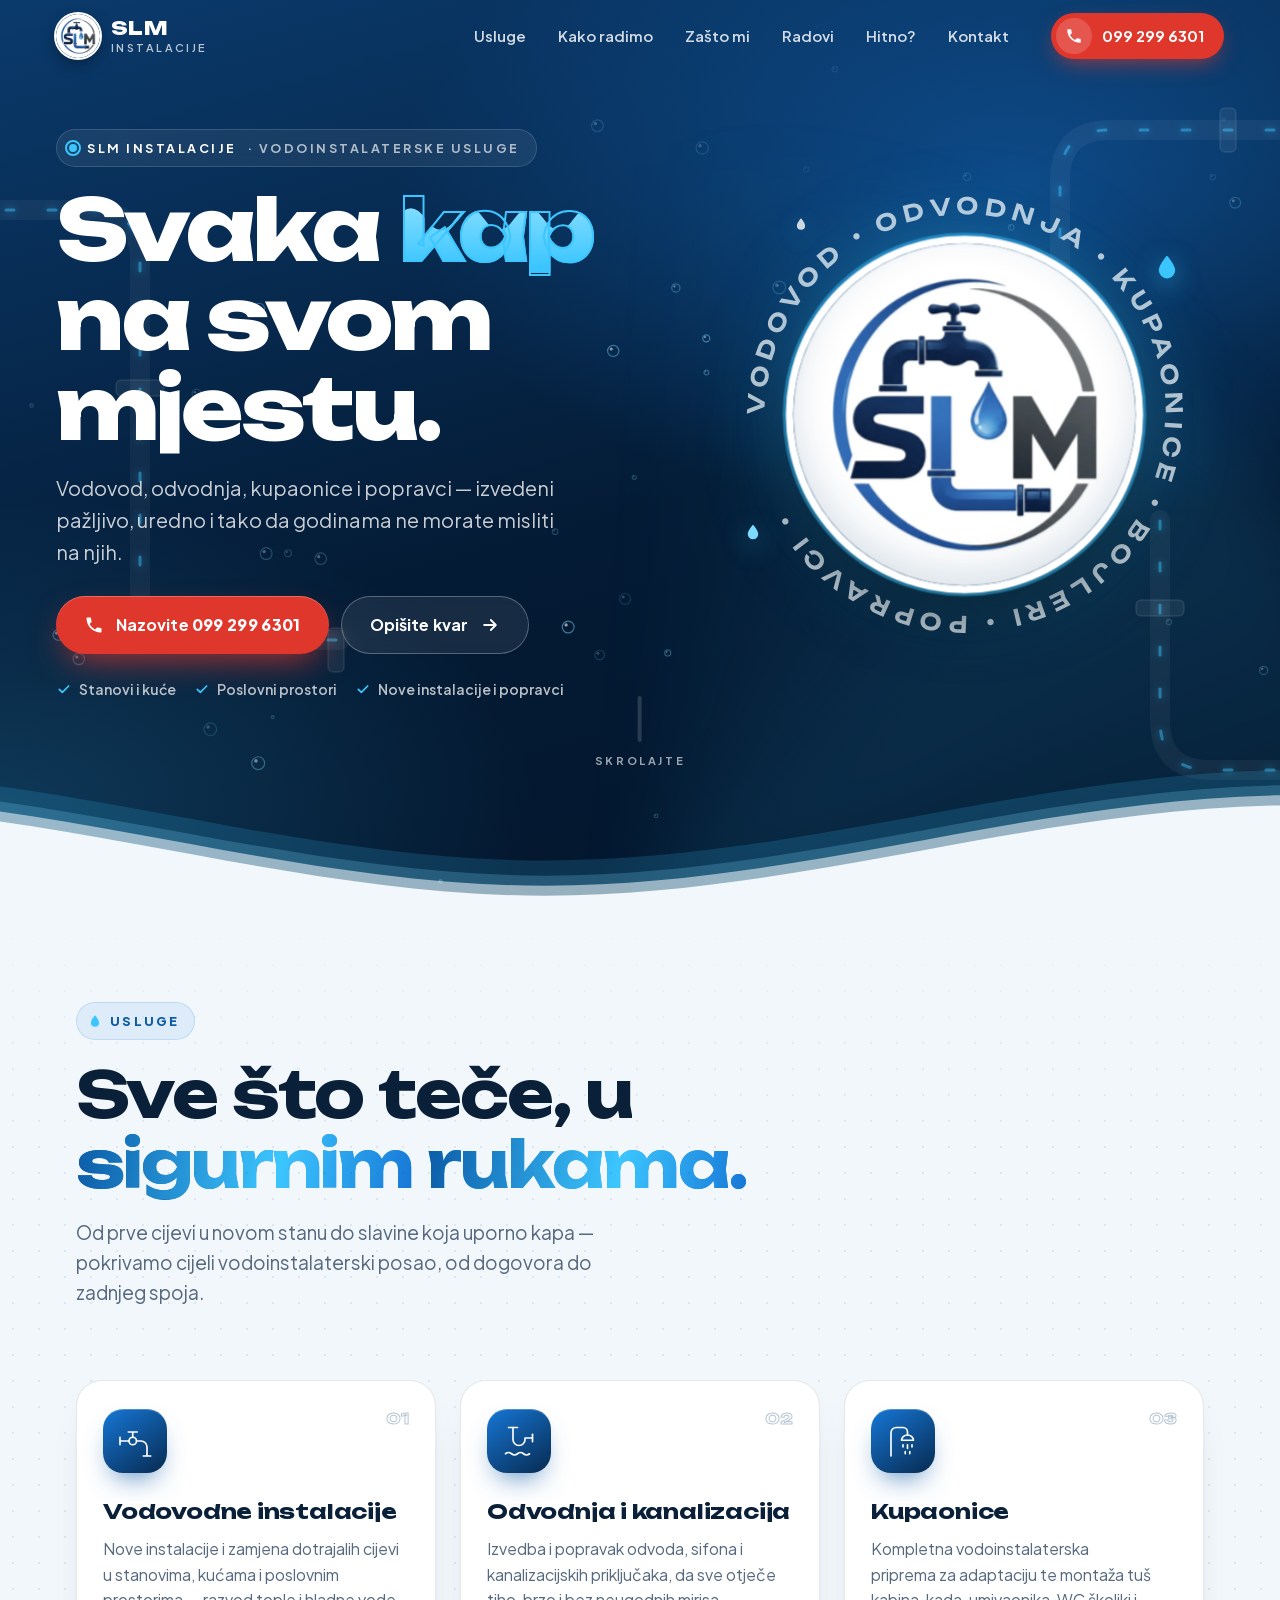
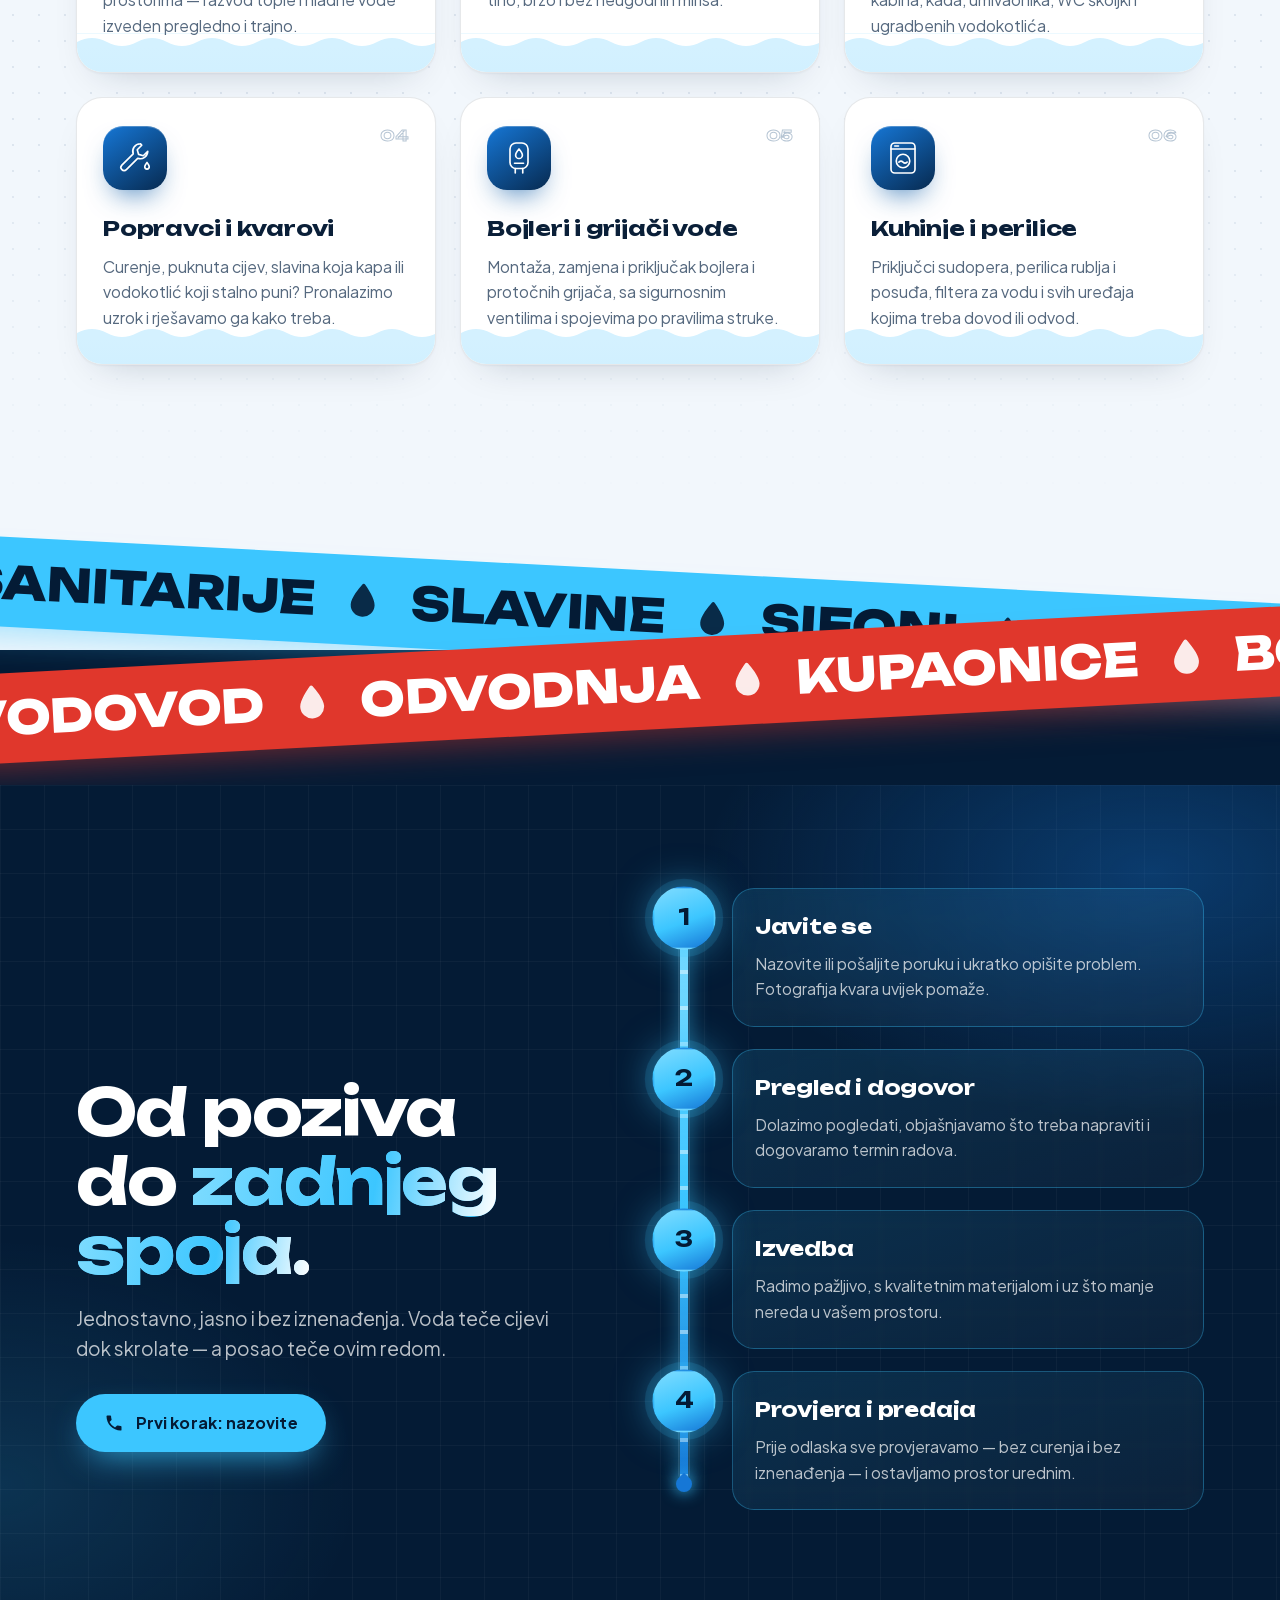
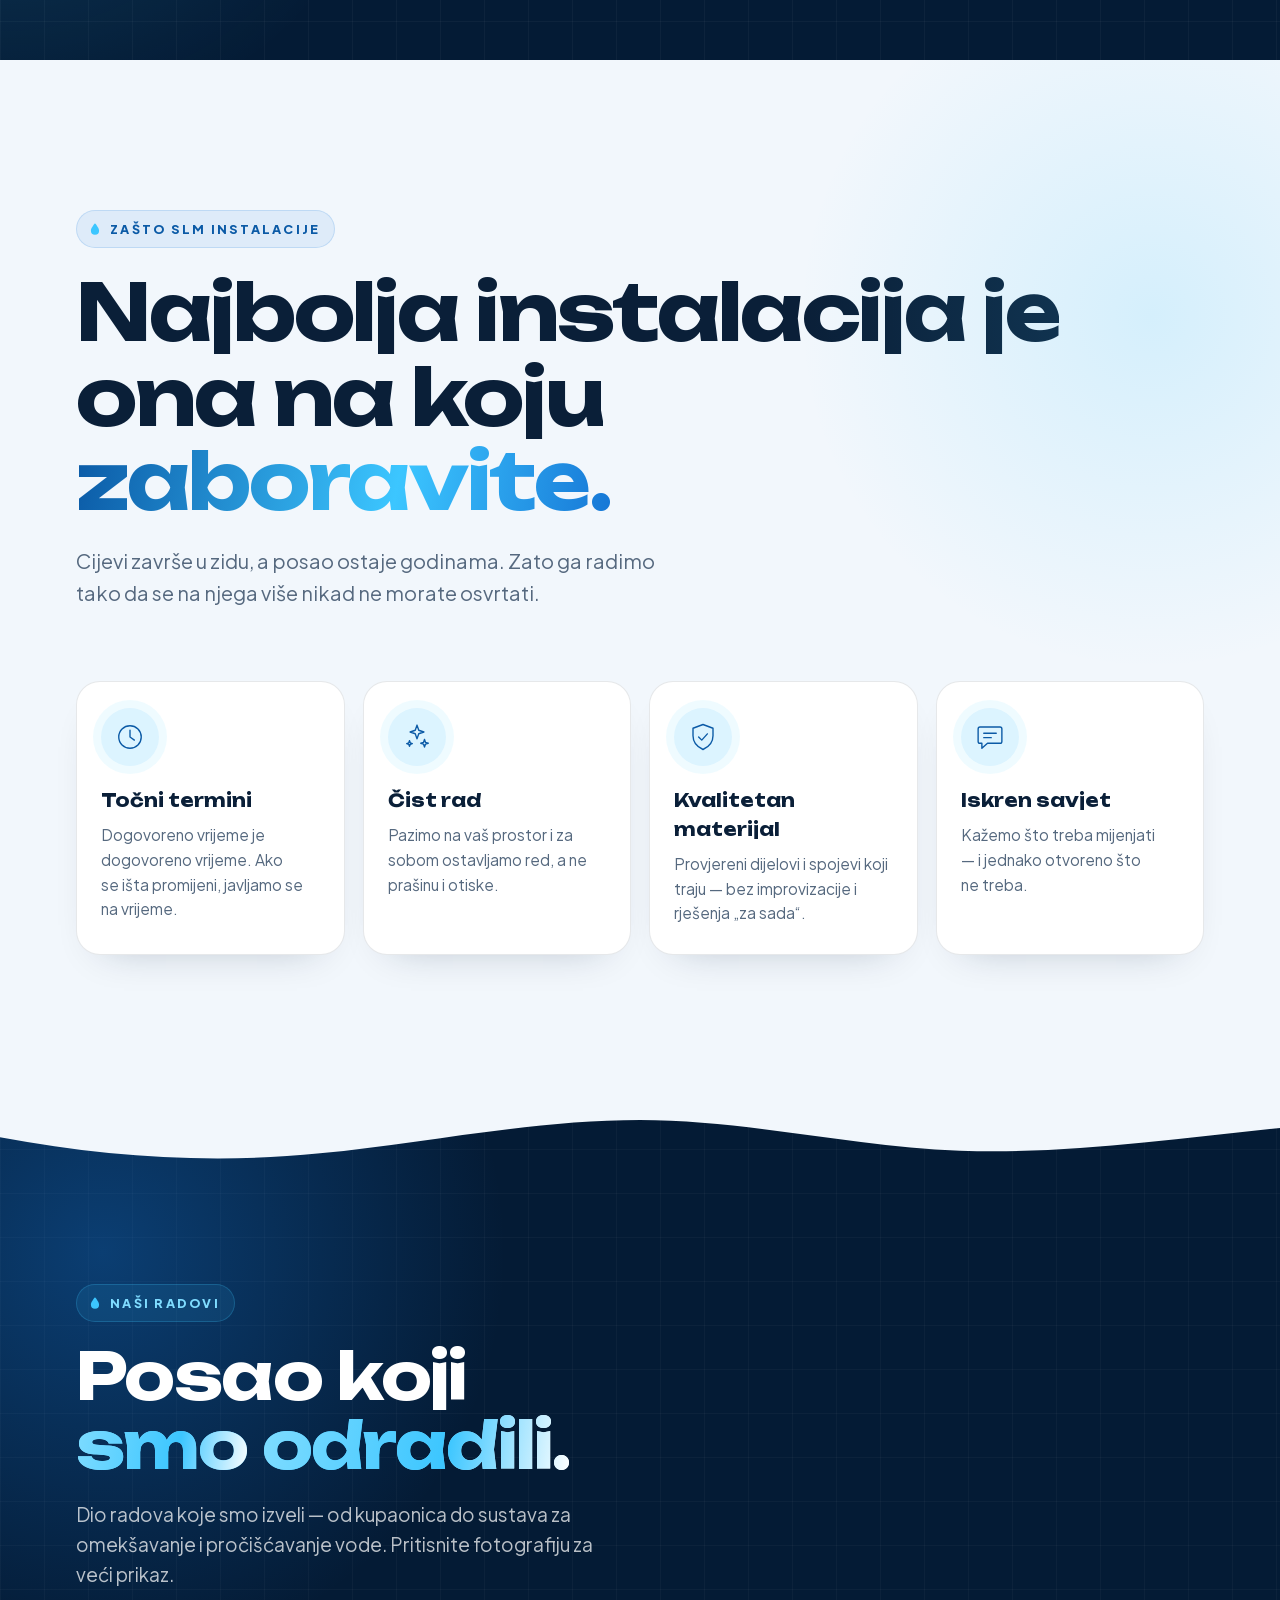
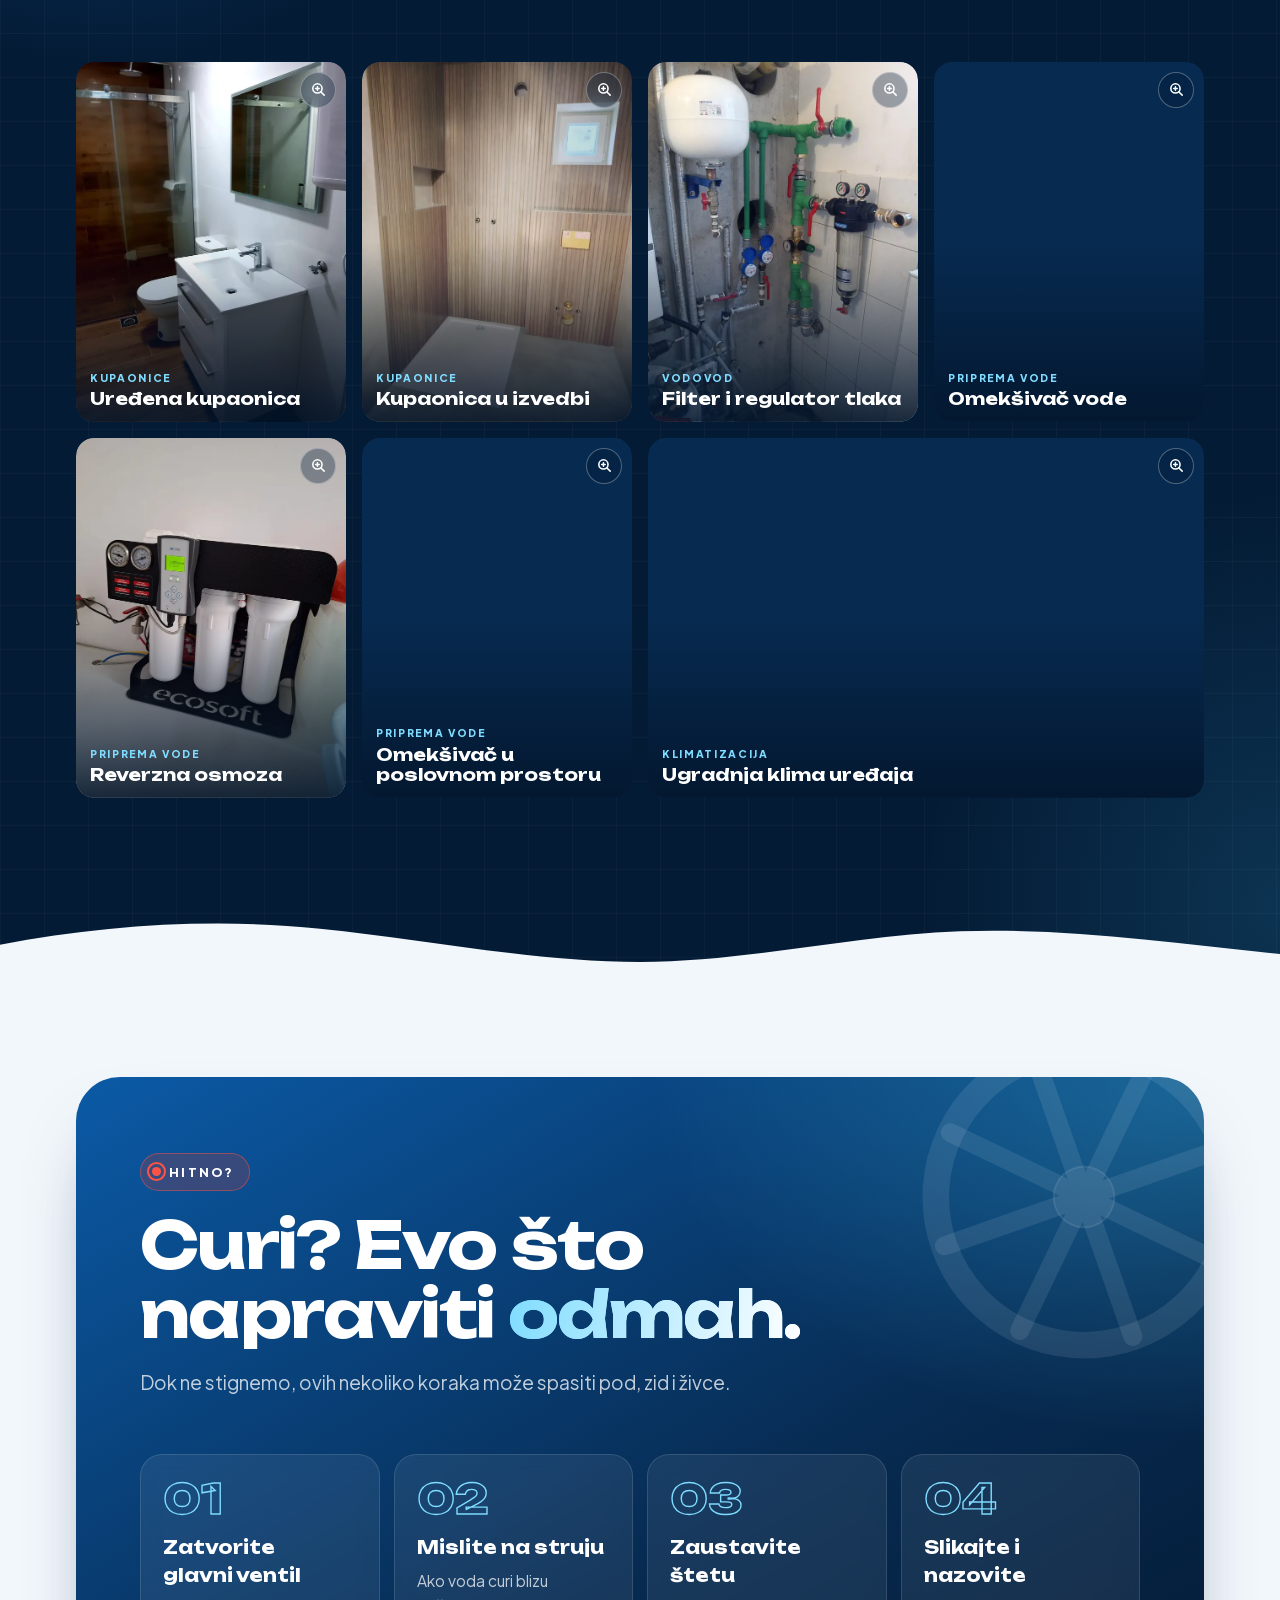
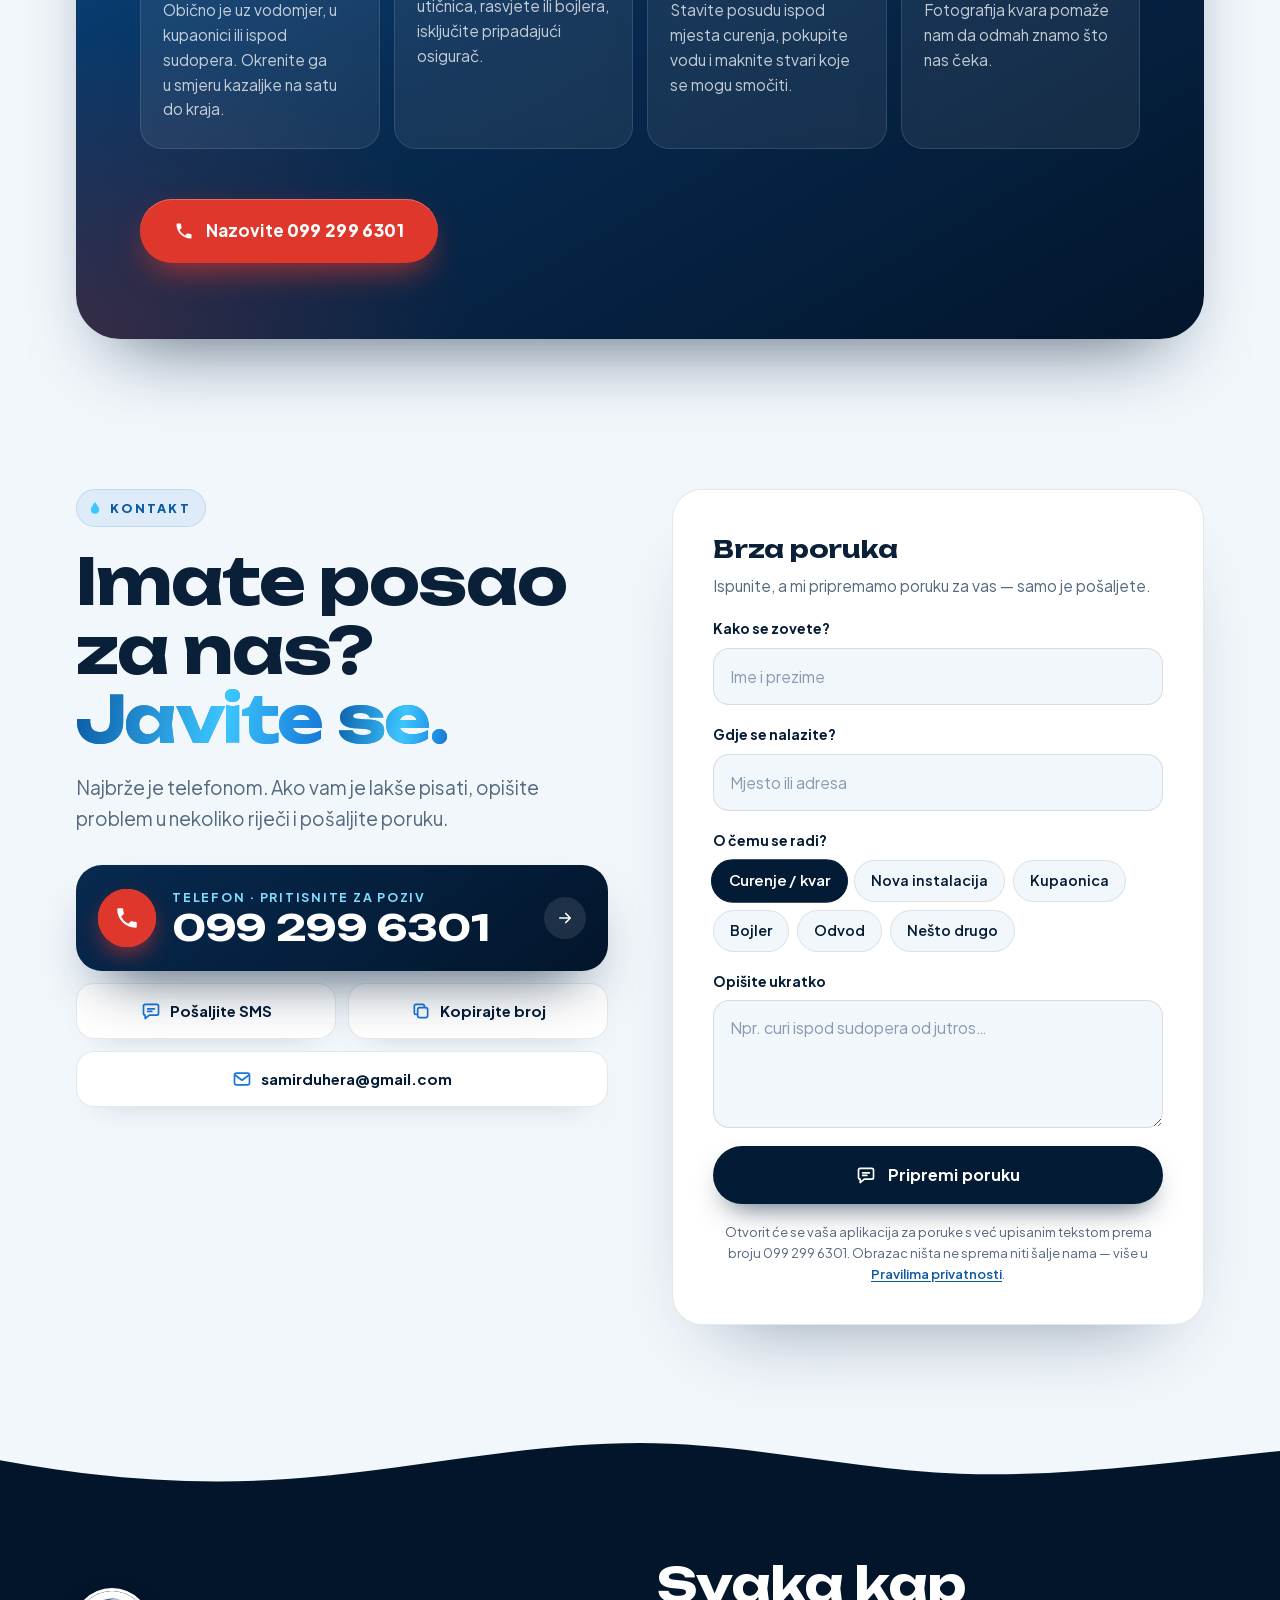
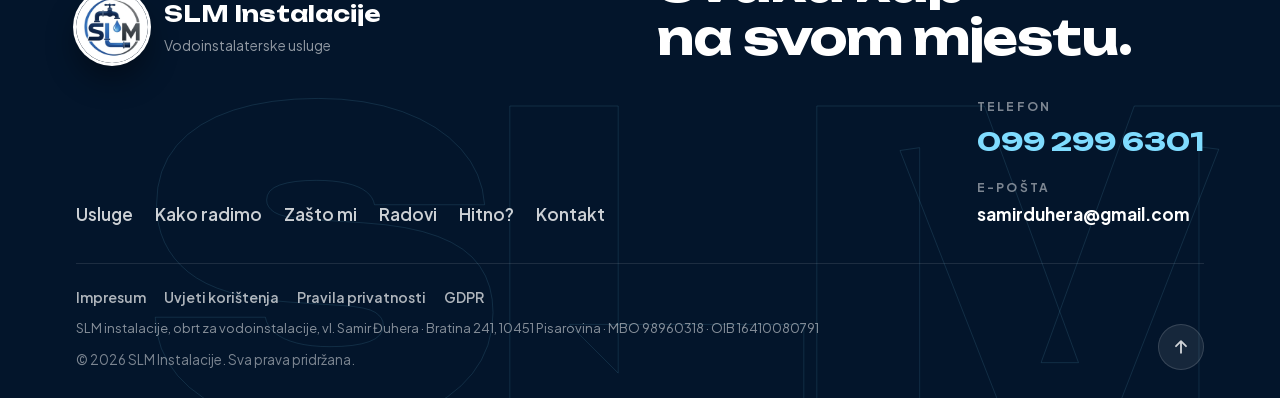
<file: index.html>
<!DOCTYPE html>
<html lang="hr" class="no-js">
<head>
  <meta charset="utf-8">
  <meta name="viewport" content="width=device-width, initial-scale=1, viewport-fit=cover">
  <title>SLM Instalacije — Vodoinstalaterske usluge | 099 299 6301</title>
  <meta name="description" content="SLM Instalacije: vodovodne instalacije, odvodnja i kanalizacija, kupaonice, bojleri, priključci perilica te popravci curenja i kvarova. Uredno, točno i pouzdano. Nazovite 099 299 6301.">
  <link rel="canonical" href="https://www.slminstalacije.com/">
  <meta name="robots" content="index, follow, max-image-preview:large">
  <meta name="theme-color" content="#041b35">
  <meta name="format-detection" content="telephone=no">

  <meta property="og:type" content="website">
  <meta property="og:locale" content="hr_HR">
  <meta property="og:site_name" content="SLM Instalacije">
  <meta property="og:title" content="SLM Instalacije — vodoinstalaterske usluge">
  <meta property="og:description" content="Vodoinstalaterske usluge: vodovod, odvodnja, kupaonice, bojleri i popravci. Nazovite 099 299 6301.">
  <meta property="og:image" content="https://www.slminstalacije.com/og-image.jpg?v=2">
  <meta property="og:image:width" content="1200">
  <meta property="og:image:height" content="630">
  <meta property="og:url" content="https://www.slminstalacije.com/">
  <meta name="twitter:card" content="summary_large_image">

  <link rel="icon" href="favicon.ico?v=3" sizes="48x48">
  <link rel="icon" href="favicon-96.png?v=3" type="image/png" sizes="96x96">
  <link rel="icon" href="favicon-192.png?v=3" type="image/png" sizes="192x192">
  <link rel="apple-touch-icon" href="apple-touch-icon.png?v=3">
  <link rel="manifest" href="site.webmanifest">

  <link rel="preload" href="fonts/unbounded-latin.woff2" as="font" type="font/woff2" crossorigin>
  <link rel="preload" href="fonts/plus-jakarta-sans-latin.woff2" as="font" type="font/woff2" crossorigin>
  <link rel="stylesheet" href="css/fonts.css?v=20261007b">
  <link rel="preload" as="image" href="img/logo.webp?v=2" type="image/webp">
  <link rel="stylesheet" href="css/style.css?v=20261007b">
  <script>
    (function (d) {
      d.classList.replace('no-js', 'js');
      try { if (document.referrer && new URL(document.referrer).host === location.host) d.classList.add('skip-loader'); } catch (e) {}
      if (window.matchMedia && matchMedia('(prefers-reduced-motion: reduce)').matches) d.classList.add('skip-loader');
    })(document.documentElement);
  </script>
  <script type="application/ld+json">
  {
    "@context": "https://schema.org",
    "@graph": [
      {
        "@type": "WebSite",
        "@id": "https://www.slminstalacije.com/#website",
        "url": "https://www.slminstalacije.com/",
        "name": "SLM Instalacije",
        "alternateName": ["SLM", "slminstalacije.com"],
        "inLanguage": "hr"
      },
      {
        "@type": "Plumber",
        "@id": "https://www.slminstalacije.com/#firma",
        "name": "SLM Instalacije",
        "legalName": "SLM instalacije, obrt za vodoinstalacije, vl. Samir Đuhera",
        "alternateName": "SLM",
        "founder": { "@type": "Person", "name": "Samir Đuhera" },
        "foundingDate": "2025",
        "address": {
          "@type": "PostalAddress",
          "streetAddress": "Bratina 241",
          "addressLocality": "Bratina",
          "postalCode": "10451",
          "addressRegion": "Zagrebačka županija",
          "addressCountry": "HR"
        },
        "description": "Vodoinstalaterske usluge: vodovodne instalacije, odvodnja i kanalizacija, kupaonice, bojleri, priključci kuhinja i perilica te popravci curenja i kvarova.",
        "url": "https://www.slminstalacije.com/",
        "telephone": "+385992996301",
        "email": "samirduhera@gmail.com",
        "taxID": "16410080791",
        "logo": "https://www.slminstalacije.com/img/logo.png",
        "image": "https://www.slminstalacije.com/og-image.jpg",
        "knowsLanguage": "hr"
      }
    ]
  }
  </script>
</head>
<body>

  <!-- Ikone -->
  <svg width="0" height="0" style="position:absolute" aria-hidden="true">
    <symbol id="i-phone" viewBox="0 0 24 24"><path fill="currentColor" d="M6.62 10.79a15.05 15.05 0 0 0 6.59 6.59l2.2-2.2a1 1 0 0 1 1.02-.24c1.12.37 2.33.57 3.57.57a1 1 0 0 1 1 1V20a1 1 0 0 1-1 1C10.61 21 3 13.39 3 4a1 1 0 0 1 1-1h3.5a1 1 0 0 1 1 1c0 1.25.2 2.45.57 3.57a1 1 0 0 1-.25 1.02l-2.2 2.2z"/></symbol>
    <symbol id="i-msg" viewBox="0 0 24 24"><path fill="none" stroke="currentColor" stroke-width="2" stroke-linejoin="round" d="M5 4h14a2 2 0 0 1 2 2v9a2 2 0 0 1-2 2H10l-5 4v-4a2 2 0 0 1-2-2V6a2 2 0 0 1 2-2z"/><path fill="none" stroke="currentColor" stroke-width="2" stroke-linecap="round" d="M8 9.5h8M8 12.5h5"/></symbol>
    <symbol id="i-copy" viewBox="0 0 24 24"><g fill="none" stroke="currentColor" stroke-width="2" stroke-linejoin="round"><rect x="8" y="8" width="12" height="12" rx="2.5"/><path d="M16 8V6a2 2 0 0 0-2-2H6a2 2 0 0 0-2 2v8a2 2 0 0 0 2 2h2"/></g></symbol>
    <symbol id="i-arrow" viewBox="0 0 24 24"><path fill="none" stroke="currentColor" stroke-width="2.2" stroke-linecap="round" stroke-linejoin="round" d="M5 12h14M13 6l6 6-6 6"/></symbol>
    <symbol id="i-drop" viewBox="0 0 24 24"><path fill="currentColor" d="M12 2.5c-.3 0-.6.15-.8.4C9.4 5.2 5 11 5 14.8A7 7 0 0 0 19 14.8C19 11 14.6 5.2 12.8 2.9a1 1 0 0 0-.8-.4z"/></symbol>
    <symbol id="i-check" viewBox="0 0 24 24"><path fill="none" stroke="currentColor" stroke-width="2.6" stroke-linecap="round" stroke-linejoin="round" d="M5 12.5l4.5 4.5L19 7.5"/></symbol>
    <symbol id="i-mail" viewBox="0 0 24 24"><g fill="none" stroke="currentColor" stroke-width="2" stroke-linecap="round" stroke-linejoin="round"><rect x="3" y="5" width="18" height="14" rx="2.5"/><path d="M4 7.5l8 6 8-6"/></g></symbol>
    <symbol id="i-zoom" viewBox="0 0 24 24"><g fill="none" stroke="currentColor" stroke-width="2.2" stroke-linecap="round"><circle cx="10.5" cy="10.5" r="6.5"/><path d="M15.5 15.5L20 20M10.5 8v5M8 10.5h5"/></g></symbol>
    <symbol id="i-close" viewBox="0 0 24 24"><path fill="none" stroke="currentColor" stroke-width="2.4" stroke-linecap="round" d="M6 6l12 12M18 6L6 18"/></symbol>
    <symbol id="i-chev-left" viewBox="0 0 24 24"><path fill="none" stroke="currentColor" stroke-width="2.4" stroke-linecap="round" stroke-linejoin="round" d="M15 5l-7 7 7 7"/></symbol>
    <symbol id="i-chev-right" viewBox="0 0 24 24"><path fill="none" stroke="currentColor" stroke-width="2.4" stroke-linecap="round" stroke-linejoin="round" d="M9 5l7 7-7 7"/></symbol>
    <symbol id="i-up" viewBox="0 0 24 24"><path fill="none" stroke="currentColor" stroke-width="2.2" stroke-linecap="round" stroke-linejoin="round" d="M12 19V5M6 11l6-6 6 6"/></symbol>
  </svg>

  <!-- Loader -->
  <div class="loader" aria-hidden="true">
    <div class="loader__stage">
      <span class="loader__drop"></span>
      <span class="loader__ring"></span><span class="loader__ring"></span><span class="loader__ring"></span>
      <img class="loader__logo" src="img/logo-400.webp?v=2" alt="" width="400" height="400">
    </div>
    <svg class="loader__wave" viewBox="0 0 1440 120" preserveAspectRatio="none"><path d="M0 0h1440v58c-110 34-230 58-360 42S850 30 720 44 470 106 350 94 110 36 0 58z"/></svg>
  </div>

  <!-- Napredak skrolanja -->
  <div class="progress" aria-hidden="true"><span></span></div>

  <!-- Zaglavlje -->
  <header class="header">
    <div class="header__inner">
      <a href="#pocetna" class="brand" aria-label="SLM Instalacije — početna">
        <img class="brand__logo" src="img/logo-400.webp?v=2" alt="" width="44" height="44">
        <span class="brand__text"><b>SLM</b><small>Instalacije</small></span>
      </a>

      <nav class="nav" aria-label="Glavna navigacija">
        <a href="#usluge">Usluge</a>
        <a href="#kako-radimo">Kako radimo</a>
        <a href="#zasto-mi">Zašto mi</a>
        <a href="#radovi">Radovi</a>
        <a href="#hitno">Hitno?</a>
        <a href="#kontakt">Kontakt</a>
      </nav>

      <a href="tel:+385992996301" class="header__call" aria-label="Nazovite 099 299 6301" data-magnetic>
        <span class="header__call-ico"><svg><use href="#i-phone"/></svg></span>
        <span class="header__call-num">099 299 6301</span>
      </a>

      <button class="burger" type="button" aria-label="Otvori izbornik" aria-expanded="false" aria-controls="menu">
        <span></span><span></span><span></span>
      </button>
    </div>
  </header>

  <!-- Mobilni izbornik -->
  <div class="menu" id="menu" aria-hidden="true">
    <div class="menu__bubbles" aria-hidden="true"><i></i><i></i><i></i><i></i><i></i><i></i></div>
    <nav class="menu__nav" aria-label="Mobilna navigacija">
      <a href="#usluge" style="--i:0"><small>01</small>Usluge</a>
      <a href="#kako-radimo" style="--i:1"><small>02</small>Kako radimo</a>
      <a href="#zasto-mi" style="--i:2"><small>03</small>Zašto mi</a>
      <a href="#radovi" style="--i:3"><small>04</small>Radovi</a>
      <a href="#hitno" style="--i:4"><small>05</small>Hitno?</a>
      <a href="#kontakt" style="--i:5"><small>06</small>Kontakt</a>
    </nav>
    <div class="menu__foot" style="--i:6">
      <span>Nazovite nas</span>
      <a href="tel:+385992996301">099 299 6301</a>
    </div>
  </div>

  <main>

    <!-- HERO -->
    <section class="hero" id="pocetna">
      <div class="hero__glow" aria-hidden="true"></div>
      <svg class="hero__pipes" viewBox="0 0 1440 900" preserveAspectRatio="xMidYMid slice" aria-hidden="true">
        <g class="pipe">
          <path class="pipe__body" d="M-40 210H170q50 0 50 50v330q0 50 50 50h150"/>
          <path class="pipe__flow" d="M-40 210H170q50 0 50 50v330q0 50 50 50h150"/>
          <rect class="pipe__joint" x="196" y="380" width="48" height="16" rx="5"/>
          <rect class="pipe__joint" x="408" y="628" width="16" height="44" rx="5"/>
        </g>
        <g class="pipe">
          <path class="pipe__body" d="M1480 130H1190q-50 0-50 50v130q0 50-50 50H960"/>
          <path class="pipe__flow" d="M1480 130H1190q-50 0-50 50v130q0 50-50 50H960" style="animation-delay:-1.2s"/>
          <rect class="pipe__joint" x="1300" y="108" width="16" height="44" rx="5"/>
          <rect class="pipe__joint" x="948" y="338" width="16" height="44" rx="5"/>
        </g>
        <g class="pipe">
          <path class="pipe__body" d="M1480 770H1290q-50 0-50-50V520"/>
          <path class="pipe__flow" d="M1480 770H1290q-50 0-50-50V520" style="animation-delay:-.6s"/>
          <rect class="pipe__joint" x="1216" y="600" width="48" height="16" rx="5"/>
        </g>
      </svg>
      <canvas class="hero__bubbles" aria-hidden="true"></canvas>

      <div class="hero__grid">
        <div class="hero__visual">
          <div class="badge" data-tilt>
            <div class="badge__ripples" aria-hidden="true"><i></i><i></i><i></i></div>
            <svg class="badge__ring" viewBox="0 0 200 200" aria-hidden="true">
              <defs><path id="ringPath" d="M100 100m-89 0a89 89 0 1 1 178 0a89 89 0 1 1-178 0"/></defs>
              <text><textPath href="#ringPath">VODOVOD • ODVODNJA • KUPAONICE • BOJLERI • POPRAVCI •</textPath></text>
            </svg>
            <div class="badge__logo">
              <img src="img/logo.webp?v=2" alt="SLM Instalacije — logo" width="800" height="800" fetchpriority="high">
            </div>
            <span class="badge__drop badge__drop--1" aria-hidden="true"><svg><use href="#i-drop"/></svg></span>
            <span class="badge__drop badge__drop--2" aria-hidden="true"><svg><use href="#i-drop"/></svg></span>
            <span class="badge__drop badge__drop--3" aria-hidden="true"><svg><use href="#i-drop"/></svg></span>
          </div>
        </div>

        <div class="hero__text">
          <h1 class="eyebrow hero__in" style="--d:0"><span class="eyebrow__dot"></span>SLM Instalacije<span class="eyebrow__sub">· vodoinstalaterske usluge</span></h1>
          <p class="hero__title">
            <span class="line"><span>Svaka <em class="water-text">kap</em></span></span>
            <span class="line"><span>na svom</span></span>
            <span class="line"><span>mjestu.</span></span>
          </p>
          <p class="hero__lead hero__in" style="--d:4">Vodovod, odvodnja, kupaonice i popravci — izvedeni pažljivo, uredno i tako da godinama ne morate misliti na njih.</p>
          <div class="hero__actions hero__in" style="--d:5">
            <a href="tel:+385992996301" class="btn btn--red" data-magnetic>
              <span class="btn__fill" aria-hidden="true"></span>
              <svg class="btn__ico btn__ico--ring"><use href="#i-phone"/></svg>
              <span>Nazovite <b>099 299 6301</b></span>
            </a>
            <a href="#kontakt" class="btn btn--ghost" data-magnetic>
              <span class="btn__fill" aria-hidden="true"></span>
              <span>Opišite kvar</span>
              <svg class="btn__ico"><use href="#i-arrow"/></svg>
            </a>
          </div>
          <ul class="hero__points hero__in" style="--d:6">
            <li><svg><use href="#i-check"/></svg>Stanovi i kuće</li>
            <li><svg><use href="#i-check"/></svg>Poslovni prostori</li>
            <li><svg><use href="#i-check"/></svg>Nove instalacije i popravci</li>
          </ul>
        </div>
      </div>

      <a href="#usluge" class="hero__scroll" aria-label="Pomaknite se na usluge">
        <span class="hero__scroll-pipe"><i></i></span>
        <span>Skrolajte</span>
      </a>

      <svg class="waves" viewBox="0 24 150 28" preserveAspectRatio="none" aria-hidden="true">
        <defs><path id="gentle-wave" d="M-160 44c30 0 58-18 88-18s58 18 88 18 58-18 88-18 58 18 88 18v44h-352z"/></defs>
        <g class="waves__g">
          <use href="#gentle-wave" x="48" y="0" fill="rgba(60,198,255,.16)"/>
          <use href="#gentle-wave" x="48" y="3" fill="rgba(127,220,255,.22)"/>
          <use href="#gentle-wave" x="48" y="5" fill="rgba(242,247,252,.55)"/>
          <use href="#gentle-wave" x="48" y="7" fill="#f2f7fc"/>
        </g>
      </svg>
    </section>

    <!-- USLUGE -->
    <section class="services section" id="usluge">
      <div class="container">
        <header class="section-head">
          <span class="kicker reveal"><svg><use href="#i-drop"/></svg>Usluge</span>
          <h2 class="reveal" data-split>Sve što teče, u <em>sigurnim rukama.</em></h2>
          <p class="reveal" style="--d:2">Od prve cijevi u novom stanu do slavine koja uporno kapa — pokrivamo cijeli vodoinstalaterski posao, od dogovora do zadnjeg spoja.</p>
        </header>

        <div class="services__grid">
          <article class="card reveal" style="--d:0">
            <div class="card__icon">
              <svg viewBox="0 0 48 48" aria-hidden="true">
                <path pathLength="1" d="M4 24h12M4 19v10"/>
                <path pathLength="1" d="M16 24a5 5 0 1 0 10 0a5 5 0 1 0-10 0"/>
                <path pathLength="1" d="M21 19v-7M15 12h12"/>
                <path pathLength="1" d="M26 24h6a8 8 0 0 1 8 8v12M35 44h10"/>
              </svg>
            </div>
            <span class="card__num">01</span>
            <h3>Vodovodne instalacije</h3>
            <p>Nove instalacije i zamjena dotrajalih cijevi u stanovima, kućama i poslovnim prostorima — razvod tople i hladne vode izveden pregledno i trajno.</p>
            <span class="card__water" aria-hidden="true"></span>
          </article>

          <article class="card reveal" style="--d:1">
            <div class="card__icon">
              <svg viewBox="0 0 48 48" aria-hidden="true">
                <path pathLength="1" d="M10 6h12"/>
                <path pathLength="1" d="M16 6v16a8 8 0 0 0 16 0v-2h10"/>
                <path pathLength="1" d="M42 15v10"/>
                <path pathLength="1" d="M6 41c3-2.5 5-2.5 8 0s5 2.5 8 0 5-2.5 8 0 5 2.5 8 0"/>
              </svg>
            </div>
            <span class="card__num">02</span>
            <h3>Odvodnja i kanalizacija</h3>
            <p>Izvedba i popravak odvoda, sifona i kanalizacijskih priključaka, da sve otječe tiho, brzo i bez neugodnih mirisa.</p>
            <span class="card__water" aria-hidden="true"></span>
          </article>

          <article class="card reveal" style="--d:2">
            <div class="card__icon">
              <svg viewBox="0 0 48 48" aria-hidden="true">
                <path pathLength="1" d="M8 44V13a7 7 0 0 1 7-7h9a6 6 0 0 1 6 6v4"/>
                <path pathLength="1" d="M22 23a8 7 0 0 1 16 0z"/>
                <path pathLength="1" d="M24 29v3M30 29v5M36 29v3M27 38v3M33 38v3"/>
              </svg>
            </div>
            <span class="card__num">03</span>
            <h3>Kupaonice</h3>
            <p>Kompletna vodoinstalaterska priprema za adaptaciju te montaža tuš kabina, kada, umivaonika, WC školjki i ugradbenih vodokotlića.</p>
            <span class="card__water" aria-hidden="true"></span>
          </article>

          <article class="card reveal" style="--d:3">
            <div class="card__icon">
              <svg viewBox="0 0 48 48" aria-hidden="true">
                <path pathLength="1" d="M31 5a10 10 0 0 0-9.4 13.4L6.5 33.5a4.2 4.2 0 0 0 6 6l15.1-15.1A10 10 0 0 0 41 15l-6 6-6.2-1.8L27 13l6-6A10 10 0 0 0 31 5z"/>
                <path pathLength="1" d="M40 30c-1.8 2.3-3 4.3-3 5.8a3 3 0 0 0 6 0c0-1.5-1.2-3.5-3-5.8z"/>
              </svg>
            </div>
            <span class="card__num">04</span>
            <h3>Popravci i kvarovi</h3>
            <p>Curenje, puknuta cijev, slavina koja kapa ili vodokotlić koji stalno puni? Pronalazimo uzrok i rješavamo ga kako treba.</p>
            <span class="card__water" aria-hidden="true"></span>
          </article>

          <article class="card reveal" style="--d:4">
            <div class="card__icon">
              <svg viewBox="0 0 48 48" aria-hidden="true">
                <path pathLength="1" d="M20 4h8a8 8 0 0 1 8 8v18a8 8 0 0 1-8 8h-8a8 8 0 0 1-8-8V12a8 8 0 0 1 8-8z"/>
                <path pathLength="1" d="M19 38v6M29 38v6"/>
                <path pathLength="1" d="M24 12c-3 3.6-4.5 6.2-4.5 8.2a4.5 4.5 0 0 0 9 0c0-2-1.5-4.6-4.5-8.2z"/>
                <path pathLength="1" d="M18 31h12"/>
              </svg>
            </div>
            <span class="card__num">05</span>
            <h3>Bojleri i grijači vode</h3>
            <p>Montaža, zamjena i priključak bojlera i protočnih grijača, sa sigurnosnim ventilima i spojevima po pravilima struke.</p>
            <span class="card__water" aria-hidden="true"></span>
          </article>

          <article class="card reveal" style="--d:5">
            <div class="card__icon">
              <svg viewBox="0 0 48 48" aria-hidden="true">
                <path pathLength="1" d="M13 4h22a5 5 0 0 1 5 5v30a5 5 0 0 1-5 5H13a5 5 0 0 1-5-5V9a5 5 0 0 1 5-5z"/>
                <path pathLength="1" d="M8 12h32M13 8h5"/>
                <path pathLength="1" d="M15 28a9 9 0 1 0 18 0a9 9 0 1 0-18 0"/>
                <path pathLength="1" d="M18.5 29.5c2-1.8 3.7-1.8 5.5 0s3.5 1.8 5.5 0"/>
              </svg>
            </div>
            <span class="card__num">06</span>
            <h3>Kuhinje i perilice</h3>
            <p>Priključci sudopera, perilica rublja i posuđa, filtera za vodu i svih uređaja kojima treba dovod ili odvod.</p>
            <span class="card__water" aria-hidden="true"></span>
          </article>
        </div>
      </div>
    </section>

    <!-- TRAKE -->
    <section class="bands" aria-label="Područja rada">
      <div class="band band--aqua" aria-hidden="true">
        <div class="band__track">
          <div class="band__row"><span>Sanitarije</span><i></i><span>Slavine</span><i></i><span>Sifoni</span><i></i><span>Ventili</span><i></i><span>Vodokotlići</span><i></i><span>Priključci</span><i></i></div>
          <div class="band__row"><span>Sanitarije</span><i></i><span>Slavine</span><i></i><span>Sifoni</span><i></i><span>Ventili</span><i></i><span>Vodokotlići</span><i></i><span>Priključci</span><i></i></div>
        </div>
      </div>
      <div class="band band--red">
        <div class="band__track">
          <div class="band__row"><span>Vodovod</span><i></i><span>Odvodnja</span><i></i><span>Kupaonice</span><i></i><span>Bojleri</span><i></i><span>Popravci</span><i></i><span>Kuhinje</span><i></i></div>
          <div class="band__row" aria-hidden="true"><span>Vodovod</span><i></i><span>Odvodnja</span><i></i><span>Kupaonice</span><i></i><span>Bojleri</span><i></i><span>Popravci</span><i></i><span>Kuhinje</span><i></i></div>
        </div>
      </div>
    </section>

    <!-- KAKO RADIMO -->
    <section class="process section" id="kako-radimo">
      <div class="process__bg" aria-hidden="true"></div>
      <div class="container process__grid">
        <header class="section-head section-head--light process__head">
          <span class="kicker reveal"><svg><use href="#i-drop"/></svg>Kako radimo</span>
          <h2 class="reveal" data-split>Od poziva do <em>zadnjeg spoja.</em></h2>
          <p class="reveal" style="--d:2">Jednostavno, jasno i bez iznenađenja. Voda teče cijevi dok skrolate — a posao teče ovim redom.</p>
          <a href="tel:+385992996301" class="btn btn--aqua reveal" style="--d:3" data-magnetic>
            <span class="btn__fill" aria-hidden="true"></span>
            <svg class="btn__ico"><use href="#i-phone"/></svg>
            <span>Prvi korak: nazovite</span>
          </a>
        </header>

        <div class="steps" data-steps>
          <div class="steps__pipe" aria-hidden="true"><span class="steps__water"></span></div>
          <ol class="steps__list">
          <li class="step reveal">
            <div class="step__node"><span>1</span></div>
            <div class="step__body">
              <h3>Javite se</h3>
              <p>Nazovite ili pošaljite poruku i ukratko opišite problem. Fotografija kvara uvijek pomaže.</p>
            </div>
          </li>
          <li class="step reveal">
            <div class="step__node"><span>2</span></div>
            <div class="step__body">
              <h3>Pregled i dogovor</h3>
              <p>Dolazimo pogledati, objašnjavamo što treba napraviti i dogovaramo termin radova.</p>
            </div>
          </li>
          <li class="step reveal">
            <div class="step__node"><span>3</span></div>
            <div class="step__body">
              <h3>Izvedba</h3>
              <p>Radimo pažljivo, s kvalitetnim materijalom i uz što manje nereda u vašem prostoru.</p>
            </div>
          </li>
          <li class="step reveal">
            <div class="step__node"><span>4</span></div>
            <div class="step__body">
              <h3>Provjera i predaja</h3>
              <p>Prije odlaska sve provjeravamo — bez curenja i bez iznenađenja — i ostavljamo prostor urednim.</p>
            </div>
          </li>
          </ol>
        </div>
      </div>
    </section>

    <!-- ZAŠTO MI -->
    <section class="why section" id="zasto-mi">
      <div class="container">
        <span class="kicker reveal"><svg><use href="#i-drop"/></svg>Zašto SLM Instalacije</span>
        <p class="why__quote reveal" data-split>Najbolja instalacija je ona na koju <em>zaboravite.</em></p>
        <p class="why__lead reveal" style="--d:2">Cijevi završe u zidu, a posao ostaje godinama. Zato ga radimo tako da se na njega više nikad ne morate osvrtati.</p>

        <div class="why__grid">
          <div class="feature reveal" style="--d:0">
            <div class="feature__ico">
              <svg viewBox="0 0 48 48" aria-hidden="true"><path pathLength="1" d="M6 24a18 18 0 1 0 36 0a18 18 0 1 0-36 0"/><path pathLength="1" d="M24 13v11l7 5"/></svg>
            </div>
            <h3>Točni termini</h3>
            <p>Dogovoreno vrijeme je dogovoreno vrijeme. Ako se išta promijeni, javljamo se na vrijeme.</p>
          </div>
          <div class="feature reveal" style="--d:1">
            <div class="feature__ico">
              <svg viewBox="0 0 48 48" aria-hidden="true"><path pathLength="1" d="M24 5l2.8 8.2L35 16l-8.2 2.8L24 27l-2.8-8.2L13 16l8.2-2.8z"/><path pathLength="1" d="M36 28l1.5 4.5L42 34l-4.5 1.5L36 40l-1.5-4.5L30 34l4.5-1.5z"/><path pathLength="1" d="M12 30l1.2 3.3 3.3 1.2-3.3 1.2L12 39l-1.2-3.3-3.3-1.2 3.3-1.2z"/></svg>
            </div>
            <h3>Čist rad</h3>
            <p>Pazimo na vaš prostor i za sobom ostavljamo red, a ne prašinu i otiske.</p>
          </div>
          <div class="feature reveal" style="--d:2">
            <div class="feature__ico">
              <svg viewBox="0 0 48 48" aria-hidden="true"><path pathLength="1" d="M24 4l16 6v12c0 10-7 18-16 22C15 40 8 32 8 22V10z"/><path pathLength="1" d="M17 24l5 5 9-10"/></svg>
            </div>
            <h3>Kvalitetan materijal</h3>
            <p>Provjereni dijelovi i spojevi koji traju — bez improvizacije i rješenja „za sada“.</p>
          </div>
          <div class="feature reveal" style="--d:3">
            <div class="feature__ico">
              <svg viewBox="0 0 48 48" aria-hidden="true"><path pathLength="1" d="M8 8h32a3 3 0 0 1 3 3v20a3 3 0 0 1-3 3H20l-9 8v-8H8a3 3 0 0 1-3-3V11a3 3 0 0 1 3-3z"/><path pathLength="1" d="M14 18h20M14 25h12"/></svg>
            </div>
            <h3>Iskren savjet</h3>
            <p>Kažemo što treba mijenjati — i jednako otvoreno što ne treba.</p>
          </div>
        </div>
      </div>
    </section>

    <!-- NAŠI RADOVI -->
    <section class="works section" id="radovi">
      <svg class="works__wave works__wave--top" viewBox="0 0 1440 90" preserveAspectRatio="none" aria-hidden="true"><path d="M0 40c120-30 240-40 360-24s240 50 360 50 240-40 360-46 240 18 360 34v36H0z"/></svg>
      <div class="works__bg" aria-hidden="true"></div>
      <div class="container">
        <header class="section-head section-head--light">
          <span class="kicker reveal"><svg><use href="#i-drop"/></svg>Naši radovi</span>
          <h2 class="reveal" data-split>Posao koji <em>smo odradili.</em></h2>
          <p class="reveal" style="--d:2">Dio radova koje smo izveli — od kupaonica do sustava za omekšavanje i pročišćavanje vode. Pritisnite fotografiju za veći prikaz.</p>
        </header>

        <ul class="works__grid">
          <li class="shot reveal" style="--d:0">
            <button class="shot__btn" type="button" data-full="img/radovi/kupaonica-tus-kabina-1600.webp" data-title="Uređena kupaonica" data-desc="Kompletna vodoinstalaterska izvedba kupaonice: tuš kabina s kliznim staklom, umivaonik s ormarićem, WC i bojler.">
              <img src="img/radovi/kupaonica-tus-kabina-640.webp" srcset="img/radovi/kupaonica-tus-kabina-640.webp 640w, img/radovi/kupaonica-tus-kabina-1600.webp 1200w" sizes="(min-width: 1000px) 25vw, 50vw" width="640" height="853" alt="Uređena kupaonica s tuš kabinom, umivaonikom s ormarićem i WC školjkom" loading="lazy" decoding="async">
              <span class="shot__cap"><small>Kupaonice</small><strong>Uređena kupaonica</strong></span>
              <span class="shot__zoom" aria-hidden="true"><svg><use href="#i-zoom"/></svg></span>
            </button>
          </li>
          <li class="shot reveal" style="--d:1">
            <button class="shot__btn" type="button" data-full="img/radovi/kupaonica-u-izvedbi-1600.webp" data-title="Kupaonica u izvedbi" data-desc="Ugrađena tuš kada i podžbukni vodokotlić, a priključci za armature spremni su za završnu montažu.">
              <img src="img/radovi/kupaonica-u-izvedbi-640.webp" srcset="img/radovi/kupaonica-u-izvedbi-640.webp 640w, img/radovi/kupaonica-u-izvedbi-1600.webp 1200w" sizes="(min-width: 1000px) 25vw, 50vw" width="640" height="853" alt="Kupaonica u izvedbi s ugrađenom tuš kadom, podžbuknim vodokotlićem i pripremljenim priključcima" loading="lazy" decoding="async">
              <span class="shot__cap"><small>Kupaonice</small><strong>Kupaonica u izvedbi</strong></span>
              <span class="shot__zoom" aria-hidden="true"><svg><use href="#i-zoom"/></svg></span>
            </button>
          </li>
          <li class="shot reveal" style="--d:2">
            <button class="shot__btn" type="button" data-full="img/radovi/filter-regulator-tlaka-1600.webp" data-title="Filter i regulator tlaka" data-desc="Novi razvod uz vodomjere s mehaničkim filtrom, regulatorom tlaka, ekspanzijskom posudom i zapornim ventilima.">
              <img src="img/radovi/filter-regulator-tlaka-640.webp" srcset="img/radovi/filter-regulator-tlaka-640.webp 640w, img/radovi/filter-regulator-tlaka-1600.webp 1200w" sizes="(min-width: 1000px) 25vw, 50vw" width="640" height="853" alt="Vodovodni razvod s vodomjerima, mehaničkim filtrom, regulatorom tlaka i ekspanzijskom posudom" loading="lazy" decoding="async">
              <span class="shot__cap"><small>Vodovod</small><strong>Filter i regulator tlaka</strong></span>
              <span class="shot__zoom" aria-hidden="true"><svg><use href="#i-zoom"/></svg></span>
            </button>
          </li>
          <li class="shot reveal" style="--d:3">
            <button class="shot__btn" type="button" data-full="img/radovi/omeksivac-vode-bosch-1600.webp" data-title="Omekšivač vode" data-desc="Ugradnja omekšivača vode s dvostrukim predfiltrom na novi razvod od PPR cijevi.">
              <img src="img/radovi/omeksivac-vode-bosch-640.webp" srcset="img/radovi/omeksivac-vode-bosch-640.webp 640w, img/radovi/omeksivac-vode-bosch-1600.webp 1200w" sizes="(min-width: 1000px) 25vw, 50vw" width="640" height="853" alt="Omekšivač vode ugrađen na PPR razvod s dvostrukim predfiltrom" loading="lazy" decoding="async">
              <span class="shot__cap"><small>Priprema vode</small><strong>Omekšivač vode</strong></span>
              <span class="shot__zoom" aria-hidden="true"><svg><use href="#i-zoom"/></svg></span>
            </button>
          </li>
          <li class="shot reveal" style="--d:4">
            <button class="shot__btn" type="button" data-full="img/radovi/reverzna-osmoza-1600.webp" data-title="Reverzna osmoza" data-desc="Uređaj za pročišćavanje vode reverznom osmozom s manometrima i mjeračem vodljivosti.">
              <img src="img/radovi/reverzna-osmoza-640.webp" srcset="img/radovi/reverzna-osmoza-640.webp 640w, img/radovi/reverzna-osmoza-1600.webp 1200w" sizes="(min-width: 1000px) 25vw, 50vw" width="640" height="853" alt="Uređaj za pročišćavanje vode reverznom osmozom s mjeračem vodljivosti" loading="lazy" decoding="async">
              <span class="shot__cap"><small>Priprema vode</small><strong>Reverzna osmoza</strong></span>
              <span class="shot__zoom" aria-hidden="true"><svg><use href="#i-zoom"/></svg></span>
            </button>
          </li>
          <li class="shot reveal" style="--d:5">
            <button class="shot__btn" type="button" data-full="img/radovi/omeksivac-poslovni-prostor-1600.webp" data-title="Omekšivač u poslovnom prostoru" data-desc="Omekšivač vode s izoliranim razvodom i zapornim ventilima u poslovnom prostoru.">
              <img src="img/radovi/omeksivac-poslovni-prostor-640.webp" srcset="img/radovi/omeksivac-poslovni-prostor-640.webp 640w, img/radovi/omeksivac-poslovni-prostor-1600.webp 1200w" sizes="(min-width: 1000px) 25vw, 50vw" width="640" height="853" alt="Omekšivač vode s izoliranim cijevima i zapornim ventilima u poslovnom prostoru" loading="lazy" decoding="async">
              <span class="shot__cap"><small>Priprema vode</small><strong>Omekšivač u poslovnom prostoru</strong></span>
              <span class="shot__zoom" aria-hidden="true"><svg><use href="#i-zoom"/></svg></span>
            </button>
          </li>
          <li class="shot shot--wide reveal" style="--d:6">
            <button class="shot__btn" type="button" data-full="img/radovi/klima-uredaj-1600.webp" data-title="Ugradnja klima uređaja" data-desc="Ugradnja zidne unutarnje jedinice klima uređaja.">
              <img src="img/radovi/klima-uredaj-640.webp" srcset="img/radovi/klima-uredaj-640.webp 1200w, img/radovi/klima-uredaj-1600.webp 1600w" sizes="(min-width: 1000px) 50vw, 100vw" width="1200" height="900" alt="Zidna unutarnja jedinica klima uređaja ugrađena ispod stropa" loading="lazy" decoding="async">
              <span class="shot__cap"><small>Klimatizacija</small><strong>Ugradnja klima uređaja</strong></span>
              <span class="shot__zoom" aria-hidden="true"><svg><use href="#i-zoom"/></svg></span>
            </button>
          </li>
        </ul>
      </div>
      <svg class="works__wave works__wave--bottom" viewBox="0 0 1440 90" preserveAspectRatio="none" aria-hidden="true"><path d="M0 40c120-30 240-40 360-24s240 50 360 50 240-40 360-46 240 18 360 34v36H0z"/></svg>
    </section>

    <!-- HITNO -->
    <section class="urgent section" id="hitno">
      <div class="container">
        <div class="urgent__panel reveal">
          <svg class="urgent__valve" viewBox="0 0 200 200" aria-hidden="true">
            <circle cx="100" cy="100" r="78" fill="none" stroke-width="14"/>
            <circle cx="100" cy="100" r="16"/>
            <path d="M100 22v156M22 100h156M45 45l110 110M155 45L45 155" stroke-width="10" stroke-linecap="round"/>
          </svg>

          <div class="urgent__head">
            <span class="kicker kicker--alert reveal"><span class="pulse"></span>Hitno?</span>
            <h2 class="reveal" data-split>Curi? Evo što napraviti <em>odmah.</em></h2>
            <p class="reveal" style="--d:2">Dok ne stignemo, ovih nekoliko koraka može spasiti pod, zid i živce.</p>
          </div>

          <ol class="tips">
            <li class="tip reveal" style="--d:0">
              <span class="tip__num">01</span>
              <h3>Zatvorite glavni ventil</h3>
              <p>Obično je uz vodomjer, u kupaonici ili ispod sudopera. Okrenite ga u smjeru kazaljke na satu do kraja.</p>
            </li>
            <li class="tip reveal" style="--d:1">
              <span class="tip__num">02</span>
              <h3>Mislite na struju</h3>
              <p>Ako voda curi blizu utičnica, rasvjete ili bojlera, isključite pripadajući osigurač.</p>
            </li>
            <li class="tip reveal" style="--d:2">
              <span class="tip__num">03</span>
              <h3>Zaustavite štetu</h3>
              <p>Stavite posudu ispod mjesta curenja, pokupite vodu i maknite stvari koje se mogu smočiti.</p>
            </li>
            <li class="tip reveal" style="--d:3">
              <span class="tip__num">04</span>
              <h3>Slikajte i nazovite</h3>
              <p>Fotografija kvara pomaže nam da odmah znamo što nas čeka.</p>
            </li>
          </ol>

          <div class="urgent__cta reveal">
            <a href="tel:+385992996301" class="btn btn--red btn--lg" data-magnetic>
              <span class="btn__fill" aria-hidden="true"></span>
              <svg class="btn__ico btn__ico--ring"><use href="#i-phone"/></svg>
              <span>Nazovite <b>099 299 6301</b></span>
            </a>
          </div>
        </div>
      </div>
    </section>

    <!-- KONTAKT -->
    <section class="contact section" id="kontakt">
      <div class="container contact__grid">
        <div class="contact__info">
          <span class="kicker reveal"><svg><use href="#i-drop"/></svg>Kontakt</span>
          <h2 class="reveal" data-split>Imate posao za nas? <em>Javite se.</em></h2>
          <p class="reveal" style="--d:2">Najbrže je telefonom. Ako vam je lakše pisati, opišite problem u nekoliko riječi i pošaljite poruku.</p>

          <a href="tel:+385992996301" class="call-card reveal" style="--d:3">
            <span class="call-card__ripples" aria-hidden="true"><i></i><i></i></span>
            <span class="call-card__ico"><svg><use href="#i-phone"/></svg></span>
            <span class="call-card__label">Telefon · pritisnite za poziv</span>
            <span class="call-card__num">099 299 6301</span>
            <span class="call-card__go" aria-hidden="true"><svg><use href="#i-arrow"/></svg></span>
          </a>

          <div class="contact__mini reveal" style="--d:4">
            <a class="mini-btn" href="sms:+385992996301">
              <svg><use href="#i-msg"/></svg><span>Pošaljite SMS</span>
            </a>
            <button class="mini-btn" type="button" data-copy="099 299 6301">
              <svg><use href="#i-copy"/></svg><span>Kopirajte broj</span>
            </button>
            <a class="mini-btn mini-btn--wide" href="mailto:samirduhera@gmail.com">
              <svg><use href="#i-mail"/></svg><span>samirduhera@gmail.com</span>
            </a>
          </div>
        </div>

        <form class="quick reveal" style="--d:2" data-quick novalidate>
          <div class="quick__head">
            <h3>Brza poruka</h3>
            <p>Ispunite, a mi pripremamo poruku za vas — samo je pošaljete.</p>
          </div>

          <div class="field">
            <label for="q-name">Kako se zovete?</label>
            <input id="q-name" name="ime" type="text" autocomplete="name" placeholder="Ime i prezime">
          </div>
          <div class="field">
            <label for="q-place">Gdje se nalazite?</label>
            <input id="q-place" name="mjesto" type="text" autocomplete="address-level2" placeholder="Mjesto ili adresa">
          </div>

          <fieldset class="field">
            <legend>O čemu se radi?</legend>
            <div class="chips">
              <label class="chip"><input type="radio" name="vrsta" value="curenje / kvar" checked><span>Curenje / kvar</span></label>
              <label class="chip"><input type="radio" name="vrsta" value="nova instalacija"><span>Nova instalacija</span></label>
              <label class="chip"><input type="radio" name="vrsta" value="kupaonica"><span>Kupaonica</span></label>
              <label class="chip"><input type="radio" name="vrsta" value="bojler"><span>Bojler</span></label>
              <label class="chip"><input type="radio" name="vrsta" value="odvod"><span>Odvod</span></label>
              <label class="chip"><input type="radio" name="vrsta" value="nešto drugo"><span>Nešto drugo</span></label>
            </div>
          </fieldset>

          <div class="field">
            <label for="q-msg">Opišite ukratko</label>
            <textarea id="q-msg" name="opis" rows="4" placeholder="Npr. curi ispod sudopera od jutros…"></textarea>
          </div>

          <button class="btn btn--navy btn--block" type="submit">
            <span class="btn__fill" aria-hidden="true"></span>
            <svg class="btn__ico"><use href="#i-msg"/></svg>
            <span>Pripremi poruku</span>
          </button>
          <p class="quick__note">Otvorit će se vaša aplikacija za poruke s već upisanim tekstom prema broju 099 299 6301. Obrazac ništa ne sprema niti šalje nama — više u <a href="pravila-privatnosti/">Pravilima privatnosti</a>.</p>
        </form>
      </div>
    </section>
  </main>

  <!-- PODNOŽJE -->
  <footer class="footer">
    <svg class="footer__wave" viewBox="0 0 1440 90" preserveAspectRatio="none" aria-hidden="true"><path d="M0 40c120-30 240-40 360-24s240 50 360 50 240-40 360-46 240 18 360 34v36H0z"/></svg>
    <div class="container footer__inner">
      <div class="footer__brand">
        <img src="img/logo-400.webp?v=2" alt="" width="96" height="96" loading="lazy">
        <div>
          <strong>SLM Instalacije</strong>
          <span>Vodoinstalaterske usluge</span>
        </div>
      </div>
      <p class="footer__motto">Svaka kap<br>na svom mjestu.</p>
      <div class="footer__cols">
        <nav aria-label="Podnožje">
          <a href="#usluge">Usluge</a>
          <a href="#kako-radimo">Kako radimo</a>
          <a href="#zasto-mi">Zašto mi</a>
          <a href="#radovi">Radovi</a>
          <a href="#hitno">Hitno?</a>
          <a href="#kontakt">Kontakt</a>
        </nav>
        <div class="footer__contact">
          <span>Telefon</span>
          <a href="tel:+385992996301">099 299 6301</a>
          <span class="footer__contact-sub">E-pošta</span>
          <a class="footer__mail" href="mailto:samirduhera@gmail.com">samirduhera@gmail.com</a>
        </div>
      </div>
      <div class="footer__bottom">
        <div class="footer__legal-wrap">
          <nav class="footer__legal" aria-label="Pravne informacije">
            <a href="impresum/">Impresum</a>
            <a href="uvjeti-koristenja/">Uvjeti korištenja</a>
            <a href="pravila-privatnosti/">Pravila privatnosti</a>
            <a href="gdpr/">GDPR</a>
          </nav>
          <p class="footer__company">SLM instalacije, obrt za vodoinstalacije, vl. Samir Đuhera · Bratina 241, 10451 Pisarovina · MBO 98960318 · OIB 16410080791</p>
          <span>© <span data-year>2026</span> SLM Instalacije. Sva prava pridržana.</span>
        </div>
        <a href="#pocetna" class="footer__top" aria-label="Natrag na vrh"><svg><use href="#i-up"/></svg></a>
      </div>
    </div>
    <div class="footer__giant" aria-hidden="true">SLM</div>
  </footer>

  <!-- Mobilna traka za poziv -->
  <div class="dock" aria-label="Brzi kontakt">
    <a href="tel:+385992996301" class="dock__call"><svg><use href="#i-phone"/></svg><span>Nazovite</span></a>
    <a href="sms:+385992996301" class="dock__msg"><svg><use href="#i-msg"/></svg><span>Poruka</span></a>
  </div>

  <!-- Pregled fotografija -->
  <div class="lightbox" role="dialog" aria-modal="true" aria-label="Fotografija izvedenog rada" hidden>
    <button class="lightbox__close" type="button" aria-label="Zatvori"><svg><use href="#i-close"/></svg></button>
    <button class="lightbox__nav lightbox__nav--prev" type="button" aria-label="Prethodna fotografija"><svg><use href="#i-chev-left"/></svg></button>
    <figure class="lightbox__figure">
      <img class="lightbox__img" alt="">
      <figcaption class="lightbox__cap">
        <span class="lightbox__count"></span>
        <strong class="lightbox__title"></strong>
        <span class="lightbox__desc"></span>
      </figcaption>
    </figure>
    <button class="lightbox__nav lightbox__nav--next" type="button" aria-label="Sljedeća fotografija"><svg><use href="#i-chev-right"/></svg></button>
  </div>

  <div class="toast" role="status" aria-live="polite"></div>

  <script src="js/main.js?v=20261007b" defer></script>
</body>
</html>
</file>
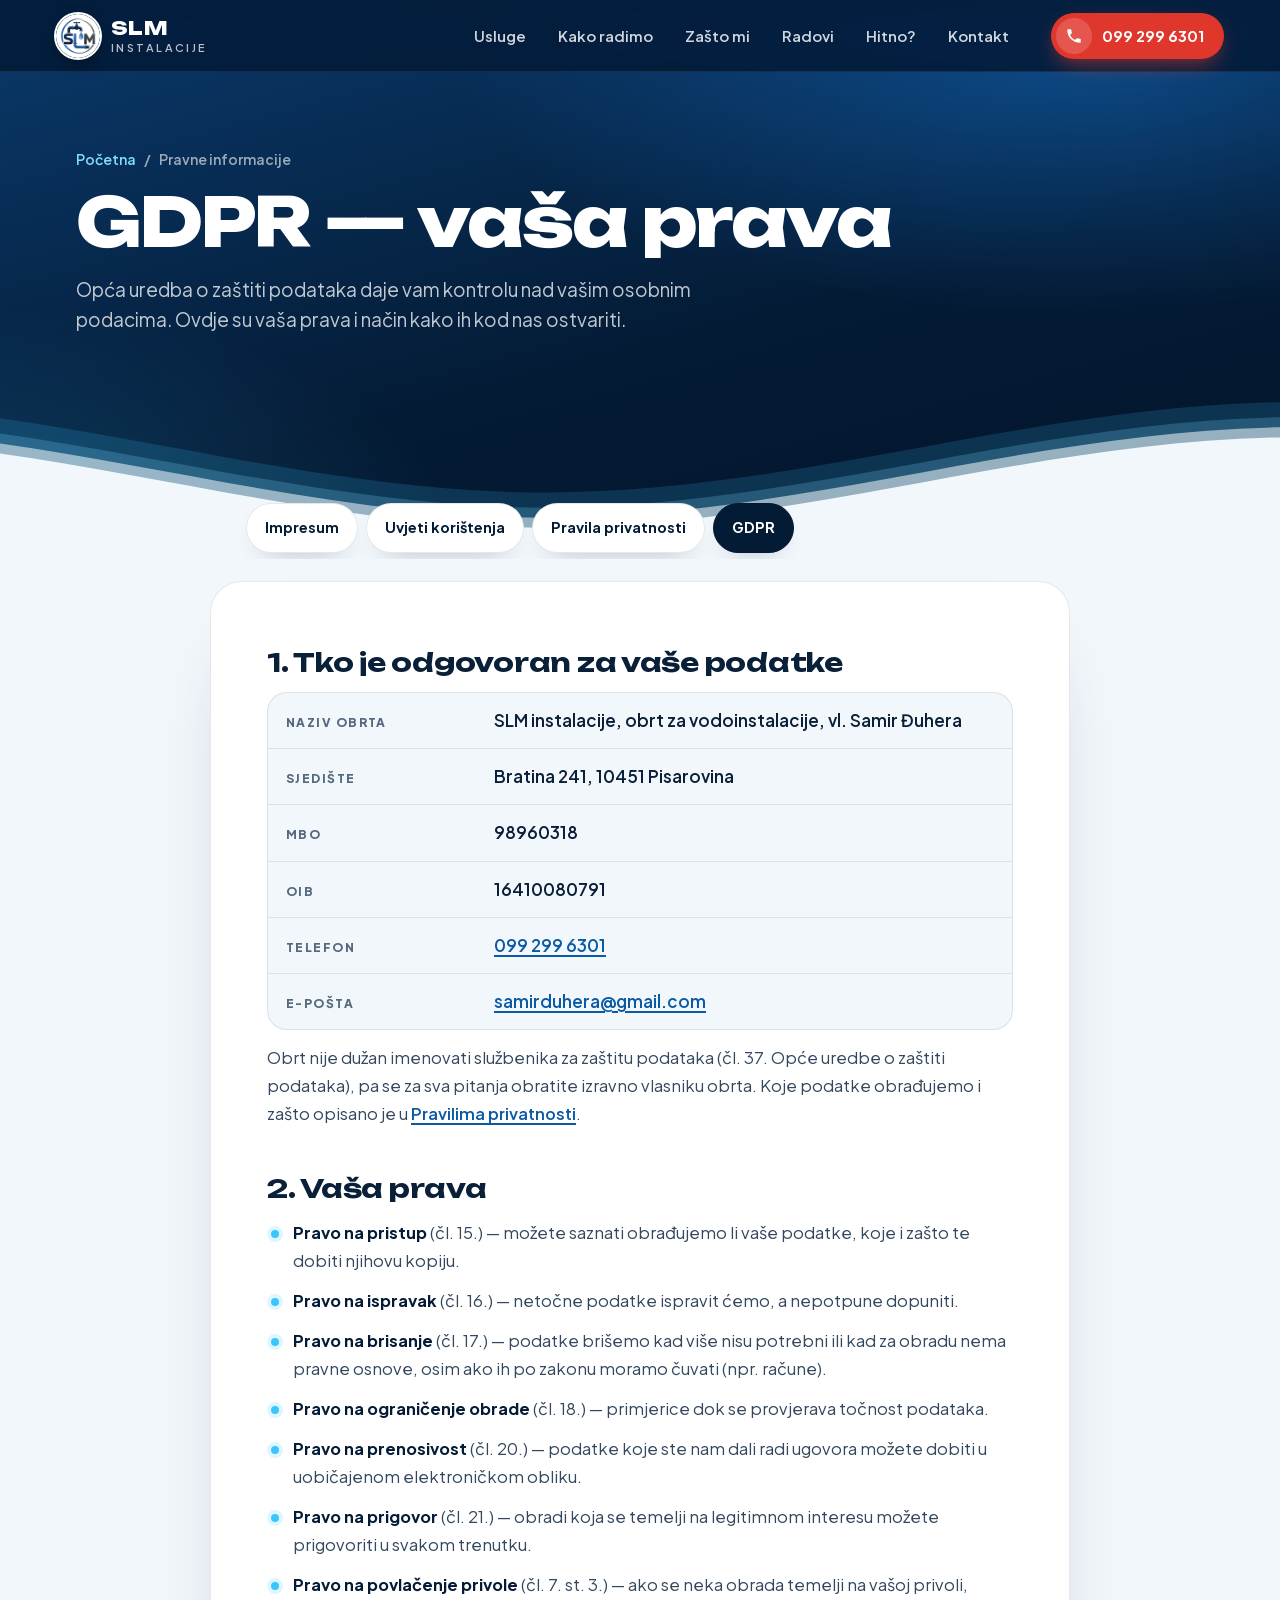
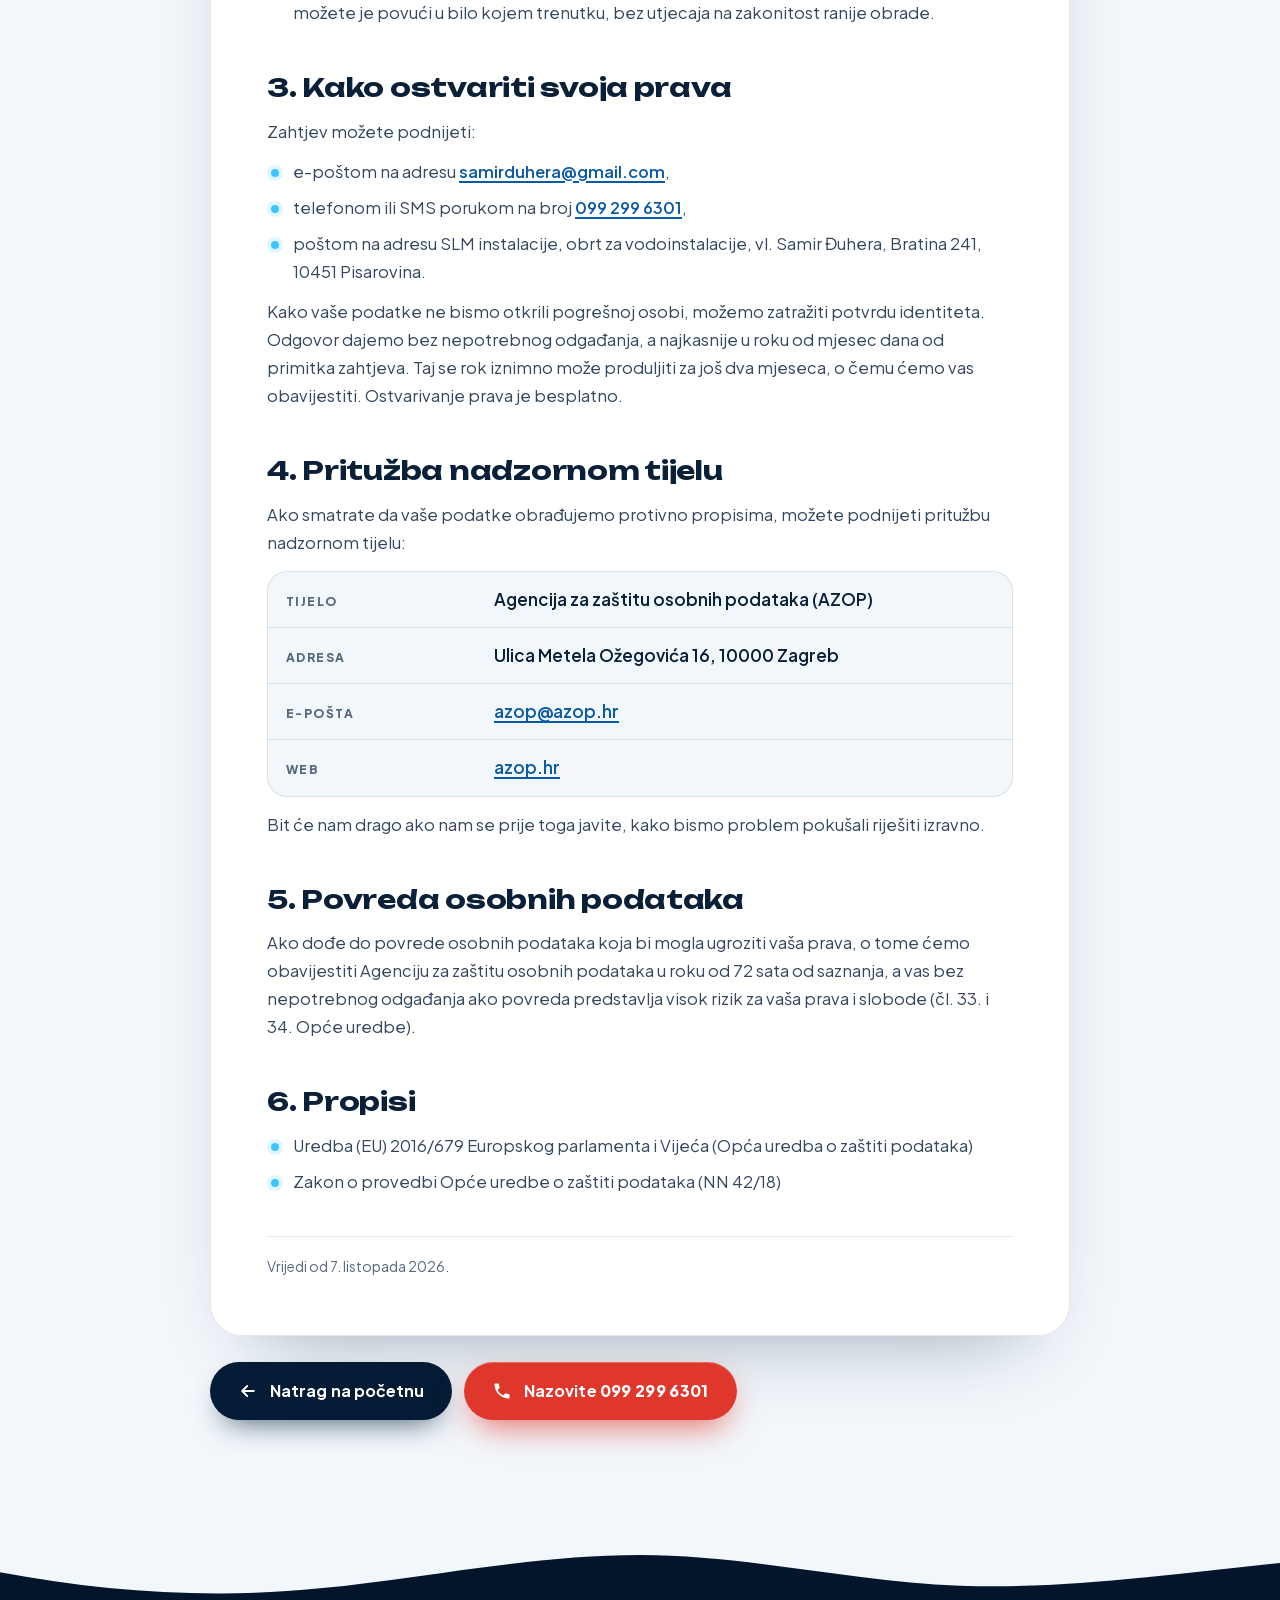
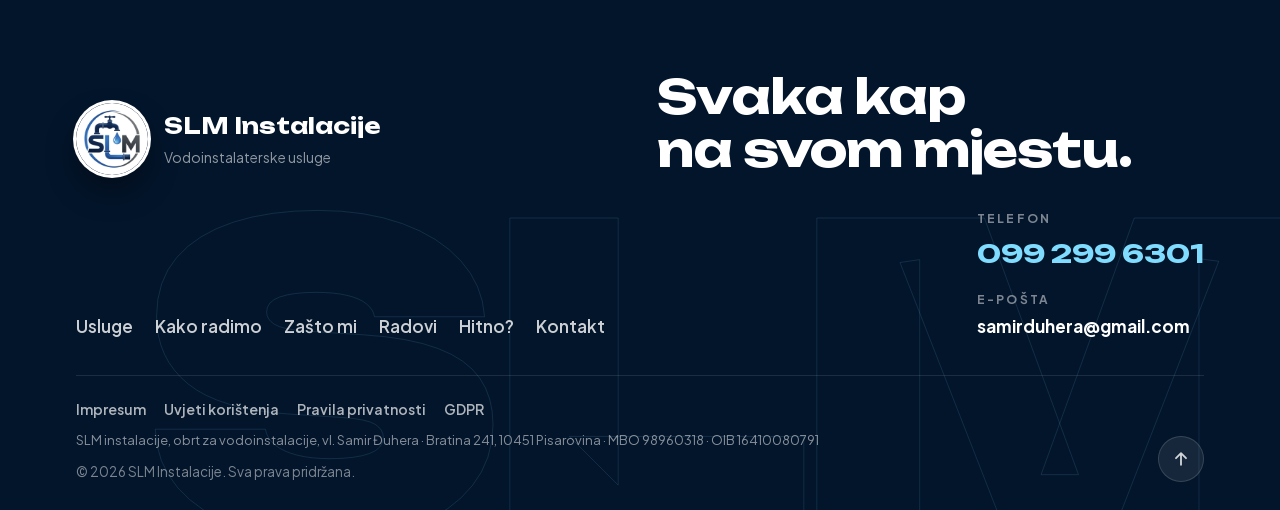
<file: gdpr/index.html>
<!DOCTYPE html>
<html lang="hr" class="legal-page" id="vrh">
<head>
  <meta charset="utf-8">
  <meta name="viewport" content="width=device-width, initial-scale=1, viewport-fit=cover">
  <title>GDPR — vaša prava — SLM Instalacije</title>
  <meta name="description" content="GDPR i SLM Instalacije: vaša prava prema Općoj uredbi o zaštiti podataka, kako ih ostvariti i kome podnijeti pritužbu.">
  <link rel="canonical" href="https://www.slminstalacije.com/gdpr/">
  <meta name="theme-color" content="#041b35">
  <meta name="format-detection" content="telephone=no">
  <meta property="og:type" content="website">
  <meta property="og:locale" content="hr_HR">
  <meta property="og:site_name" content="SLM Instalacije">
  <meta property="og:title" content="GDPR — vaša prava — SLM Instalacije">
  <meta property="og:image" content="https://www.slminstalacije.com/og-image.jpg?v=2">
  <meta property="og:url" content="https://www.slminstalacije.com/gdpr/">

  <link rel="icon" href="../favicon.ico?v=3" sizes="48x48">
  <link rel="icon" href="../favicon-96.png?v=3" type="image/png" sizes="96x96">
  <link rel="icon" href="../favicon-192.png?v=3" type="image/png" sizes="192x192">
  <link rel="apple-touch-icon" href="../apple-touch-icon.png?v=3">
  <link rel="manifest" href="../site.webmanifest">

  <link rel="preload" href="../fonts/unbounded-latin.woff2" as="font" type="font/woff2" crossorigin>
  <link rel="preload" href="../fonts/plus-jakarta-sans-latin.woff2" as="font" type="font/woff2" crossorigin>
  <link rel="stylesheet" href="../css/fonts.css?v=20261007b">
  <link rel="stylesheet" href="../css/style.css?v=20261007b">
</head>
<body>
  <svg width="0" height="0" style="position:absolute" aria-hidden="true">
    <symbol id="i-phone" viewBox="0 0 24 24"><path fill="currentColor" d="M6.62 10.79a15.05 15.05 0 0 0 6.59 6.59l2.2-2.2a1 1 0 0 1 1.02-.24c1.12.37 2.33.57 3.57.57a1 1 0 0 1 1 1V20a1 1 0 0 1-1 1C10.61 21 3 13.39 3 4a1 1 0 0 1 1-1h3.5a1 1 0 0 1 1 1c0 1.25.2 2.45.57 3.57a1 1 0 0 1-.25 1.02l-2.2 2.2z"/></symbol>
    <symbol id="i-arrow" viewBox="0 0 24 24"><path fill="none" stroke="currentColor" stroke-width="2.2" stroke-linecap="round" stroke-linejoin="round" d="M5 12h14M13 6l6 6-6 6"/></symbol>
    <symbol id="i-back" viewBox="0 0 24 24"><path fill="none" stroke="currentColor" stroke-width="2.2" stroke-linecap="round" stroke-linejoin="round" d="M19 12H5M11 6l-6 6 6 6"/></symbol>
    <symbol id="i-up" viewBox="0 0 24 24"><path fill="none" stroke="currentColor" stroke-width="2.2" stroke-linecap="round" stroke-linejoin="round" d="M12 19V5M6 11l6-6 6 6"/></symbol>
  </svg>

  <header class="header is-scrolled">
    <div class="header__inner">
      <a href="../" class="brand" aria-label="SLM Instalacije — početna">
        <img class="brand__logo" src="../img/logo-400.webp?v=2" alt="" width="44" height="44">
        <span class="brand__text"><b>SLM</b><small>Instalacije</small></span>
      </a>
      <nav class="nav" aria-label="Glavna navigacija">
        <a href="../#usluge">Usluge</a>
        <a href="../#kako-radimo">Kako radimo</a>
        <a href="../#zasto-mi">Zašto mi</a>
        <a href="../#radovi">Radovi</a>
        <a href="../#hitno">Hitno?</a>
        <a href="../#kontakt">Kontakt</a>
      </nav>
      <a href="tel:+385992996301" class="header__call" aria-label="Nazovite 099 299 6301">
        <span class="header__call-ico"><svg><use href="#i-phone"/></svg></span>
        <span class="header__call-num">099 299 6301</span>
      </a>
    </div>
  </header>

  <main>
    <section class="legal-hero">
      <div class="container">
        <nav class="crumbs" aria-label="Putanja">
          <a href="../">Početna</a><span aria-hidden="true">/</span><span>Pravne informacije</span>
        </nav>
        <h1>GDPR — vaša prava</h1>
        <p>Opća uredba o zaštiti podataka daje vam kontrolu nad vašim osobnim podacima. Ovdje su vaša prava i način kako ih kod nas ostvariti.</p>
      </div>
      <svg class="waves" viewBox="0 24 150 28" preserveAspectRatio="none" aria-hidden="true">
        <defs><path id="gentle-wave" d="M-160 44c30 0 58-18 88-18s58 18 88 18 58-18 88-18 58 18 88 18v44h-352z"/></defs>
        <g class="waves__g">
          <use href="#gentle-wave" x="48" y="0" fill="rgba(60,198,255,.16)"/>
          <use href="#gentle-wave" x="48" y="3" fill="rgba(127,220,255,.22)"/>
          <use href="#gentle-wave" x="48" y="5" fill="rgba(242,247,252,.55)"/>
          <use href="#gentle-wave" x="48" y="7" fill="#f2f7fc"/>
        </g>
      </svg>
    </section>

    <nav class="legal-tabs" aria-label="Pravni dokumenti">
      <a href="../impresum/">Impresum</a>
      <a href="../uvjeti-koristenja/">Uvjeti korištenja</a>
      <a href="../pravila-privatnosti/">Pravila privatnosti</a>
      <a href="../gdpr/" aria-current="page">GDPR</a>
    </nav>

    <div class="container legal-wrap">
      <article class="legal">
        <h2>1. Tko je odgovoran za vaše podatke</h2>
        <dl class="data">
            <div><dt>Naziv obrta</dt><dd>SLM instalacije, obrt za vodoinstalacije, vl. Samir Đuhera</dd></div>
            <div><dt>Sjedište</dt><dd>Bratina 241, 10451 Pisarovina</dd></div>
            <div><dt>MBO</dt><dd>98960318</dd></div>
            <div><dt>OIB</dt><dd>16410080791</dd></div>
            <div><dt>Telefon</dt><dd><a href="tel:+385992996301">099 299 6301</a></dd></div>
            <div><dt>E-pošta</dt><dd><a href="mailto:samirduhera@gmail.com">samirduhera@gmail.com</a></dd></div>
          </dl>
        <p>Obrt nije dužan imenovati službenika za zaštitu podataka (čl. 37. Opće uredbe o zaštiti podataka), pa se za sva pitanja obratite izravno vlasniku obrta. Koje podatke obrađujemo i zašto opisano je u <a href="../pravila-privatnosti/">Pravilima privatnosti</a>.</p>

        <h2>2. Vaša prava</h2>
        <ul class="rights">
          <li><strong>Pravo na pristup</strong> (čl. 15.) — možete saznati obrađujemo li vaše podatke, koje i zašto te dobiti njihovu kopiju.</li>
          <li><strong>Pravo na ispravak</strong> (čl. 16.) — netočne podatke ispravit ćemo, a nepotpune dopuniti.</li>
          <li><strong>Pravo na brisanje</strong> (čl. 17.) — podatke brišemo kad više nisu potrebni ili kad za obradu nema pravne osnove, osim ako ih po zakonu moramo čuvati (npr. račune).</li>
          <li><strong>Pravo na ograničenje obrade</strong> (čl. 18.) — primjerice dok se provjerava točnost podataka.</li>
          <li><strong>Pravo na prenosivost</strong> (čl. 20.) — podatke koje ste nam dali radi ugovora možete dobiti u uobičajenom elektroničkom obliku.</li>
          <li><strong>Pravo na prigovor</strong> (čl. 21.) — obradi koja se temelji na legitimnom interesu možete prigovoriti u svakom trenutku.</li>
          <li><strong>Pravo na povlačenje privole</strong> (čl. 7. st. 3.) — ako se neka obrada temelji na vašoj privoli, možete je povući u bilo kojem trenutku, bez utjecaja na zakonitost ranije obrade.</li>
        </ul>

        <h2>3. Kako ostvariti svoja prava</h2>
        <p>Zahtjev možete podnijeti:</p>
        <ul>
          <li>e-poštom na adresu <a href="mailto:samirduhera@gmail.com">samirduhera@gmail.com</a>,</li>
          <li>telefonom ili SMS porukom na broj <a href="tel:+385992996301">099 299 6301</a>,</li>
          <li>poštom na adresu SLM instalacije, obrt za vodoinstalacije, vl. Samir Đuhera, Bratina 241, 10451 Pisarovina.</li>
        </ul>
        <p>Kako vaše podatke ne bismo otkrili pogrešnoj osobi, možemo zatražiti potvrdu identiteta. Odgovor dajemo bez nepotrebnog odgađanja, a najkasnije u roku od mjesec dana od primitka zahtjeva. Taj se rok iznimno može produljiti za još dva mjeseca, o čemu ćemo vas obavijestiti. Ostvarivanje prava je besplatno.</p>

        <h2>4. Pritužba nadzornom tijelu</h2>
        <p>Ako smatrate da vaše podatke obrađujemo protivno propisima, možete podnijeti pritužbu nadzornom tijelu:</p>
        <dl class="data">
          <div><dt>Tijelo</dt><dd>Agencija za zaštitu osobnih podataka (AZOP)</dd></div>
          <div><dt>Adresa</dt><dd>Ulica Metela Ožegovića 16, 10000 Zagreb</dd></div>
          <div><dt>E-pošta</dt><dd><a href="mailto:azop@azop.hr">azop@azop.hr</a></dd></div>
          <div><dt>Web</dt><dd><a href="https://azop.hr/" rel="noopener">azop.hr</a></dd></div>
        </dl>
        <p>Bit će nam drago ako nam se prije toga javite, kako bismo problem pokušali riješiti izravno.</p>

        <h2>5. Povreda osobnih podataka</h2>
        <p>Ako dođe do povrede osobnih podataka koja bi mogla ugroziti vaša prava, o tome ćemo obavijestiti Agenciju za zaštitu osobnih podataka u roku od 72 sata od saznanja, a vas bez nepotrebnog odgađanja ako povreda predstavlja visok rizik za vaša prava i slobode (čl. 33. i 34. Opće uredbe).</p>

        <h2>6. Propisi</h2>
        <ul>
          <li>Uredba (EU) 2016/679 Europskog parlamenta i Vijeća (Opća uredba o zaštiti podataka)</li>
          <li>Zakon o provedbi Opće uredbe o zaštiti podataka (NN 42/18)</li>
        </ul>
        <p class="legal-meta">Vrijedi od 7. listopada 2026.</p>
      </article>

      <div class="legal-back">
        <a href="../" class="btn btn--navy">
          <span class="btn__fill" aria-hidden="true"></span>
          <svg class="btn__ico"><use href="#i-back"/></svg>
          <span>Natrag na početnu</span>
        </a>
        <a href="tel:+385992996301" class="btn btn--red">
          <span class="btn__fill" aria-hidden="true"></span>
          <svg class="btn__ico"><use href="#i-phone"/></svg>
          <span>Nazovite <b>099 299 6301</b></span>
        </a>
      </div>
    </div>
  </main>

  <footer class="footer">
    <svg class="footer__wave" viewBox="0 0 1440 90" preserveAspectRatio="none" aria-hidden="true"><path d="M0 40c120-30 240-40 360-24s240 50 360 50 240-40 360-46 240 18 360 34v36H0z"/></svg>
    <div class="container footer__inner">
      <div class="footer__brand">
        <img src="../img/logo-400.webp?v=2" alt="" width="96" height="96" loading="lazy">
        <div>
          <strong>SLM Instalacije</strong>
          <span>Vodoinstalaterske usluge</span>
        </div>
      </div>
      <p class="footer__motto">Svaka kap<br>na svom mjestu.</p>
      <div class="footer__cols">
        <nav aria-label="Podnožje">
          <a href="../#usluge">Usluge</a>
          <a href="../#kako-radimo">Kako radimo</a>
          <a href="../#zasto-mi">Zašto mi</a>
          <a href="../#radovi">Radovi</a>
          <a href="../#hitno">Hitno?</a>
          <a href="../#kontakt">Kontakt</a>
        </nav>
        <div class="footer__contact">
          <span>Telefon</span>
          <a href="tel:+385992996301">099 299 6301</a>
          <span class="footer__contact-sub">E-pošta</span>
          <a class="footer__mail" href="mailto:samirduhera@gmail.com">samirduhera@gmail.com</a>
        </div>
      </div>
      <div class="footer__bottom">
        <div class="footer__legal-wrap">
          <nav class="footer__legal" aria-label="Pravne informacije">
          <a href="../impresum/">Impresum</a>
          <a href="../uvjeti-koristenja/">Uvjeti korištenja</a>
          <a href="../pravila-privatnosti/">Pravila privatnosti</a>
          <a href="../gdpr/">GDPR</a>
          </nav>
          <p class="footer__company">SLM instalacije, obrt za vodoinstalacije, vl. Samir Đuhera · Bratina 241, 10451 Pisarovina · MBO 98960318 · OIB 16410080791</p>
          <span>© 2026 SLM Instalacije. Sva prava pridržana.</span>
        </div>
        <a href="#vrh" class="footer__top" aria-label="Natrag na vrh"><svg><use href="#i-up"/></svg></a>
      </div>
    </div>
    <div class="footer__giant" aria-hidden="true">SLM</div>
  </footer>
</body>
</html>
</file>
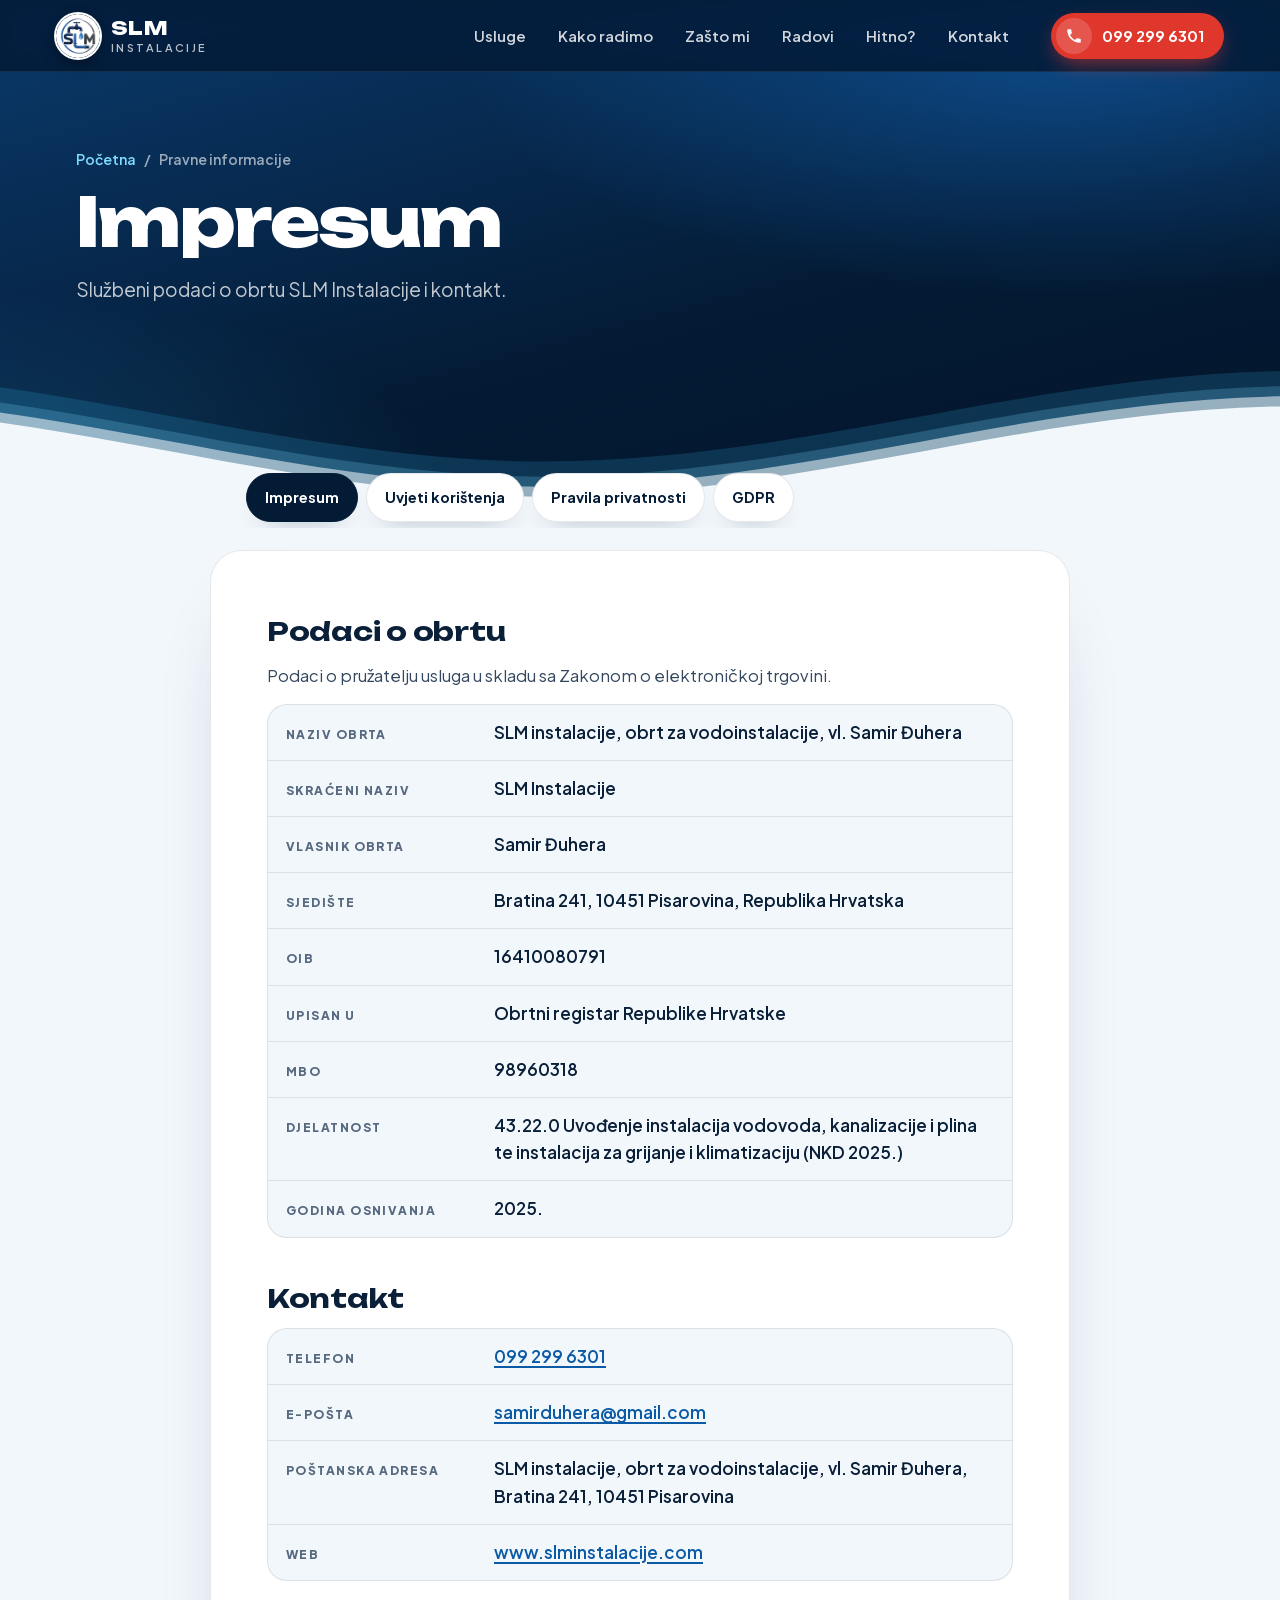
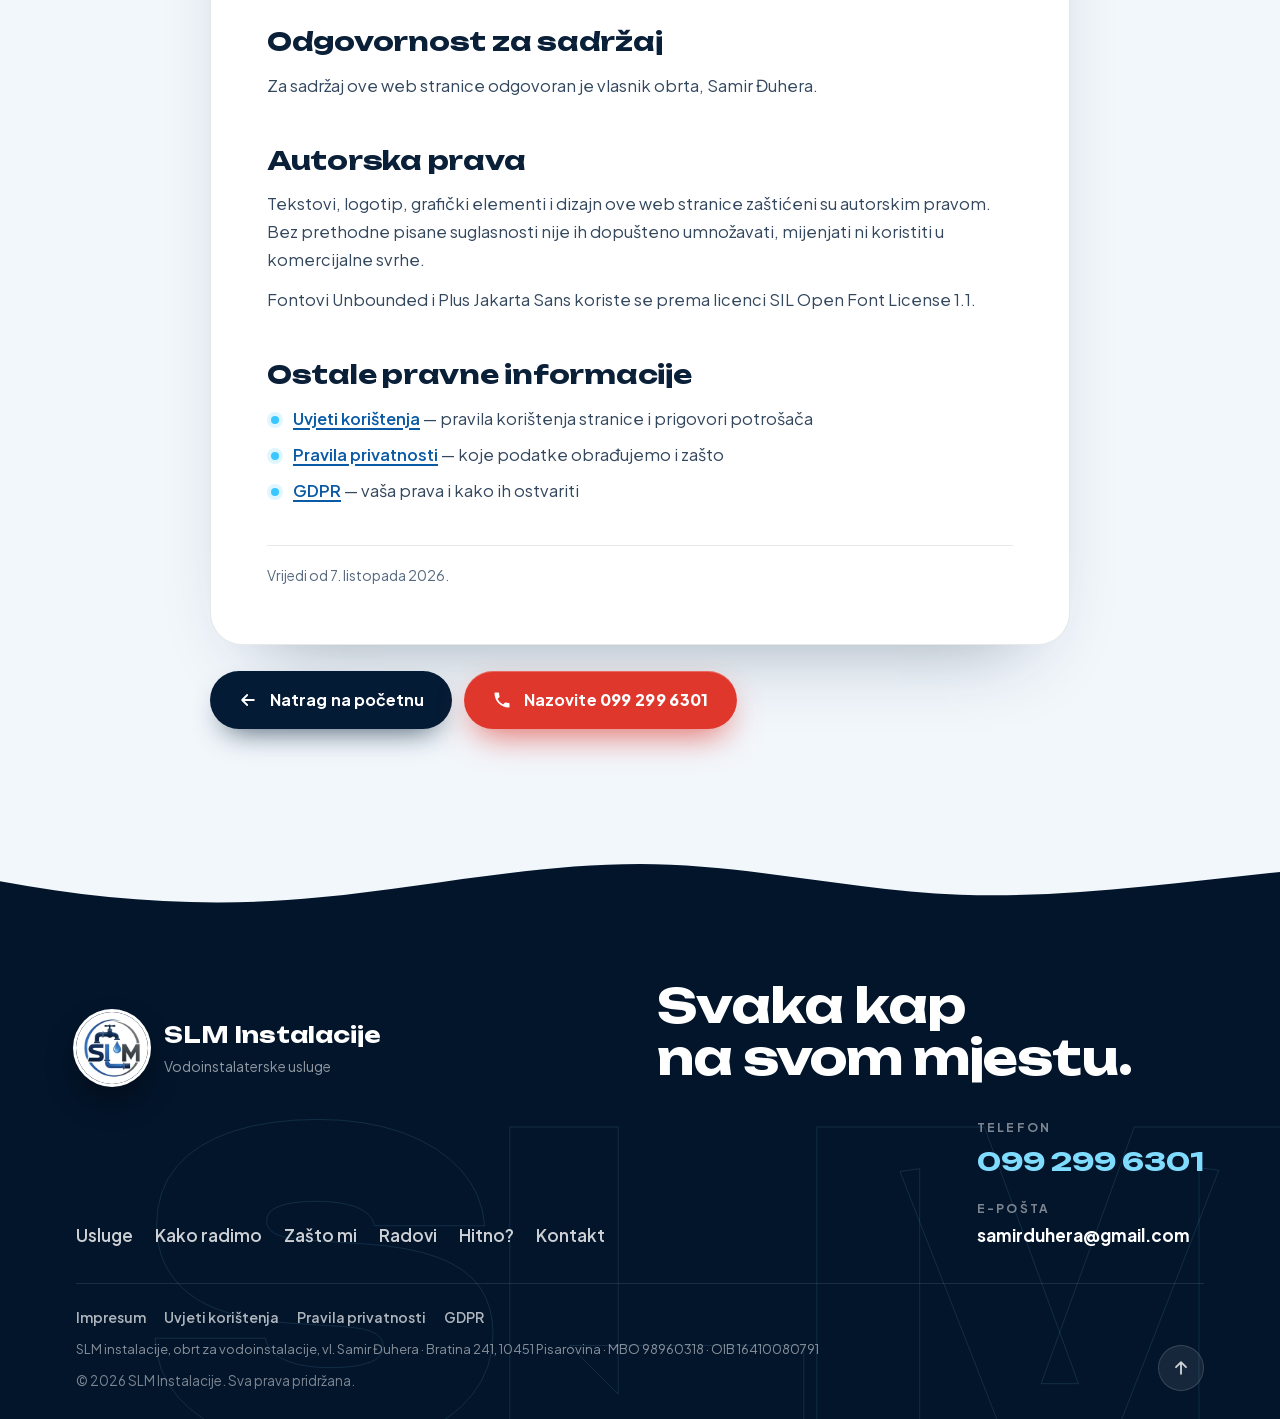
<file: impresum/index.html>
<!DOCTYPE html>
<html lang="hr" class="legal-page" id="vrh">
<head>
  <meta charset="utf-8">
  <meta name="viewport" content="width=device-width, initial-scale=1, viewport-fit=cover">
  <title>Impresum — SLM Instalacije</title>
  <meta name="description" content="Impresum obrta SLM instalacije, obrt za vodoinstalacije, vl. Samir Đuhera, Bratina 241, 10451 Pisarovina: podaci o obrtu i kontakt.">
  <link rel="canonical" href="https://www.slminstalacije.com/impresum/">
  <meta name="theme-color" content="#041b35">
  <meta name="format-detection" content="telephone=no">
  <meta property="og:type" content="website">
  <meta property="og:locale" content="hr_HR">
  <meta property="og:site_name" content="SLM Instalacije">
  <meta property="og:title" content="Impresum — SLM Instalacije">
  <meta property="og:image" content="https://www.slminstalacije.com/og-image.jpg?v=2">
  <meta property="og:url" content="https://www.slminstalacije.com/impresum/">

  <link rel="icon" href="../favicon.ico?v=3" sizes="48x48">
  <link rel="icon" href="../favicon-96.png?v=3" type="image/png" sizes="96x96">
  <link rel="icon" href="../favicon-192.png?v=3" type="image/png" sizes="192x192">
  <link rel="apple-touch-icon" href="../apple-touch-icon.png?v=3">
  <link rel="manifest" href="../site.webmanifest">

  <link rel="preload" href="../fonts/unbounded-latin.woff2" as="font" type="font/woff2" crossorigin>
  <link rel="preload" href="../fonts/plus-jakarta-sans-latin.woff2" as="font" type="font/woff2" crossorigin>
  <link rel="stylesheet" href="../css/fonts.css?v=20261007b">
  <link rel="stylesheet" href="../css/style.css?v=20261007b">
</head>
<body>
  <svg width="0" height="0" style="position:absolute" aria-hidden="true">
    <symbol id="i-phone" viewBox="0 0 24 24"><path fill="currentColor" d="M6.62 10.79a15.05 15.05 0 0 0 6.59 6.59l2.2-2.2a1 1 0 0 1 1.02-.24c1.12.37 2.33.57 3.57.57a1 1 0 0 1 1 1V20a1 1 0 0 1-1 1C10.61 21 3 13.39 3 4a1 1 0 0 1 1-1h3.5a1 1 0 0 1 1 1c0 1.25.2 2.45.57 3.57a1 1 0 0 1-.25 1.02l-2.2 2.2z"/></symbol>
    <symbol id="i-arrow" viewBox="0 0 24 24"><path fill="none" stroke="currentColor" stroke-width="2.2" stroke-linecap="round" stroke-linejoin="round" d="M5 12h14M13 6l6 6-6 6"/></symbol>
    <symbol id="i-back" viewBox="0 0 24 24"><path fill="none" stroke="currentColor" stroke-width="2.2" stroke-linecap="round" stroke-linejoin="round" d="M19 12H5M11 6l-6 6 6 6"/></symbol>
    <symbol id="i-up" viewBox="0 0 24 24"><path fill="none" stroke="currentColor" stroke-width="2.2" stroke-linecap="round" stroke-linejoin="round" d="M12 19V5M6 11l6-6 6 6"/></symbol>
  </svg>

  <header class="header is-scrolled">
    <div class="header__inner">
      <a href="../" class="brand" aria-label="SLM Instalacije — početna">
        <img class="brand__logo" src="../img/logo-400.webp?v=2" alt="" width="44" height="44">
        <span class="brand__text"><b>SLM</b><small>Instalacije</small></span>
      </a>
      <nav class="nav" aria-label="Glavna navigacija">
        <a href="../#usluge">Usluge</a>
        <a href="../#kako-radimo">Kako radimo</a>
        <a href="../#zasto-mi">Zašto mi</a>
        <a href="../#radovi">Radovi</a>
        <a href="../#hitno">Hitno?</a>
        <a href="../#kontakt">Kontakt</a>
      </nav>
      <a href="tel:+385992996301" class="header__call" aria-label="Nazovite 099 299 6301">
        <span class="header__call-ico"><svg><use href="#i-phone"/></svg></span>
        <span class="header__call-num">099 299 6301</span>
      </a>
    </div>
  </header>

  <main>
    <section class="legal-hero">
      <div class="container">
        <nav class="crumbs" aria-label="Putanja">
          <a href="../">Početna</a><span aria-hidden="true">/</span><span>Pravne informacije</span>
        </nav>
        <h1>Impresum</h1>
        <p>Službeni podaci o obrtu SLM Instalacije i kontakt.</p>
      </div>
      <svg class="waves" viewBox="0 24 150 28" preserveAspectRatio="none" aria-hidden="true">
        <defs><path id="gentle-wave" d="M-160 44c30 0 58-18 88-18s58 18 88 18 58-18 88-18 58 18 88 18v44h-352z"/></defs>
        <g class="waves__g">
          <use href="#gentle-wave" x="48" y="0" fill="rgba(60,198,255,.16)"/>
          <use href="#gentle-wave" x="48" y="3" fill="rgba(127,220,255,.22)"/>
          <use href="#gentle-wave" x="48" y="5" fill="rgba(242,247,252,.55)"/>
          <use href="#gentle-wave" x="48" y="7" fill="#f2f7fc"/>
        </g>
      </svg>
    </section>

    <nav class="legal-tabs" aria-label="Pravni dokumenti">
      <a href="../impresum/" aria-current="page">Impresum</a>
      <a href="../uvjeti-koristenja/">Uvjeti korištenja</a>
      <a href="../pravila-privatnosti/">Pravila privatnosti</a>
      <a href="../gdpr/">GDPR</a>
    </nav>

    <div class="container legal-wrap">
      <article class="legal">
        <h2>Podaci o obrtu</h2>
        <p>Podaci o pružatelju usluga u skladu sa Zakonom o elektroničkoj trgovini.</p>
        <dl class="data">
          <div><dt>Naziv obrta</dt><dd>SLM instalacije, obrt za vodoinstalacije, vl. Samir Đuhera</dd></div>
          <div><dt>Skraćeni naziv</dt><dd>SLM Instalacije</dd></div>
          <div><dt>Vlasnik obrta</dt><dd>Samir Đuhera</dd></div>
          <div><dt>Sjedište</dt><dd>Bratina 241, 10451 Pisarovina, Republika Hrvatska</dd></div>
          <div><dt>OIB</dt><dd>16410080791</dd></div>
          <div><dt>Upisan u</dt><dd>Obrtni registar Republike Hrvatske</dd></div>
          <div><dt>MBO</dt><dd>98960318</dd></div>
          <div><dt>Djelatnost</dt><dd>43.22.0 Uvođenje instalacija vodovoda, kanalizacije i plina te instalacija za grijanje i klimatizaciju (NKD 2025.)</dd></div>
          <div><dt>Godina osnivanja</dt><dd>2025.</dd></div>
        </dl>

        <h2>Kontakt</h2>
        <dl class="data">
          <div><dt>Telefon</dt><dd><a href="tel:+385992996301">099 299 6301</a></dd></div>
          <div><dt>E-pošta</dt><dd><a href="mailto:samirduhera@gmail.com">samirduhera@gmail.com</a></dd></div>
          <div><dt>Poštanska adresa</dt><dd>SLM instalacije, obrt za vodoinstalacije, vl. Samir Đuhera, Bratina 241, 10451 Pisarovina</dd></div>
          <div><dt>Web</dt><dd><a href="https://www.slminstalacije.com/">www.slminstalacije.com</a></dd></div>
        </dl>

        <h2>Odgovornost za sadržaj</h2>
        <p>Za sadržaj ove web stranice odgovoran je vlasnik obrta, Samir Đuhera.</p>

        <h2>Autorska prava</h2>
        <p>Tekstovi, logotip, grafički elementi i dizajn ove web stranice zaštićeni su autorskim pravom. Bez prethodne pisane suglasnosti nije ih dopušteno umnožavati, mijenjati ni koristiti u komercijalne svrhe.</p>
        <p>Fontovi Unbounded i Plus Jakarta Sans koriste se prema licenci SIL Open Font License 1.1.</p>

        <h2>Ostale pravne informacije</h2>
        <ul>
          <li><a href="../uvjeti-koristenja/">Uvjeti korištenja</a> — pravila korištenja stranice i prigovori potrošača</li>
          <li><a href="../pravila-privatnosti/">Pravila privatnosti</a> — koje podatke obrađujemo i zašto</li>
          <li><a href="../gdpr/">GDPR</a> — vaša prava i kako ih ostvariti</li>
        </ul>
        <p class="legal-meta">Vrijedi od 7. listopada 2026.</p>
      </article>

      <div class="legal-back">
        <a href="../" class="btn btn--navy">
          <span class="btn__fill" aria-hidden="true"></span>
          <svg class="btn__ico"><use href="#i-back"/></svg>
          <span>Natrag na početnu</span>
        </a>
        <a href="tel:+385992996301" class="btn btn--red">
          <span class="btn__fill" aria-hidden="true"></span>
          <svg class="btn__ico"><use href="#i-phone"/></svg>
          <span>Nazovite <b>099 299 6301</b></span>
        </a>
      </div>
    </div>
  </main>

  <footer class="footer">
    <svg class="footer__wave" viewBox="0 0 1440 90" preserveAspectRatio="none" aria-hidden="true"><path d="M0 40c120-30 240-40 360-24s240 50 360 50 240-40 360-46 240 18 360 34v36H0z"/></svg>
    <div class="container footer__inner">
      <div class="footer__brand">
        <img src="../img/logo-400.webp?v=2" alt="" width="96" height="96" loading="lazy">
        <div>
          <strong>SLM Instalacije</strong>
          <span>Vodoinstalaterske usluge</span>
        </div>
      </div>
      <p class="footer__motto">Svaka kap<br>na svom mjestu.</p>
      <div class="footer__cols">
        <nav aria-label="Podnožje">
          <a href="../#usluge">Usluge</a>
          <a href="../#kako-radimo">Kako radimo</a>
          <a href="../#zasto-mi">Zašto mi</a>
          <a href="../#radovi">Radovi</a>
          <a href="../#hitno">Hitno?</a>
          <a href="../#kontakt">Kontakt</a>
        </nav>
        <div class="footer__contact">
          <span>Telefon</span>
          <a href="tel:+385992996301">099 299 6301</a>
          <span class="footer__contact-sub">E-pošta</span>
          <a class="footer__mail" href="mailto:samirduhera@gmail.com">samirduhera@gmail.com</a>
        </div>
      </div>
      <div class="footer__bottom">
        <div class="footer__legal-wrap">
          <nav class="footer__legal" aria-label="Pravne informacije">
          <a href="../impresum/">Impresum</a>
          <a href="../uvjeti-koristenja/">Uvjeti korištenja</a>
          <a href="../pravila-privatnosti/">Pravila privatnosti</a>
          <a href="../gdpr/">GDPR</a>
          </nav>
          <p class="footer__company">SLM instalacije, obrt za vodoinstalacije, vl. Samir Đuhera · Bratina 241, 10451 Pisarovina · MBO 98960318 · OIB 16410080791</p>
          <span>© 2026 SLM Instalacije. Sva prava pridržana.</span>
        </div>
        <a href="#vrh" class="footer__top" aria-label="Natrag na vrh"><svg><use href="#i-up"/></svg></a>
      </div>
    </div>
    <div class="footer__giant" aria-hidden="true">SLM</div>
  </footer>
</body>
</html>
</file>
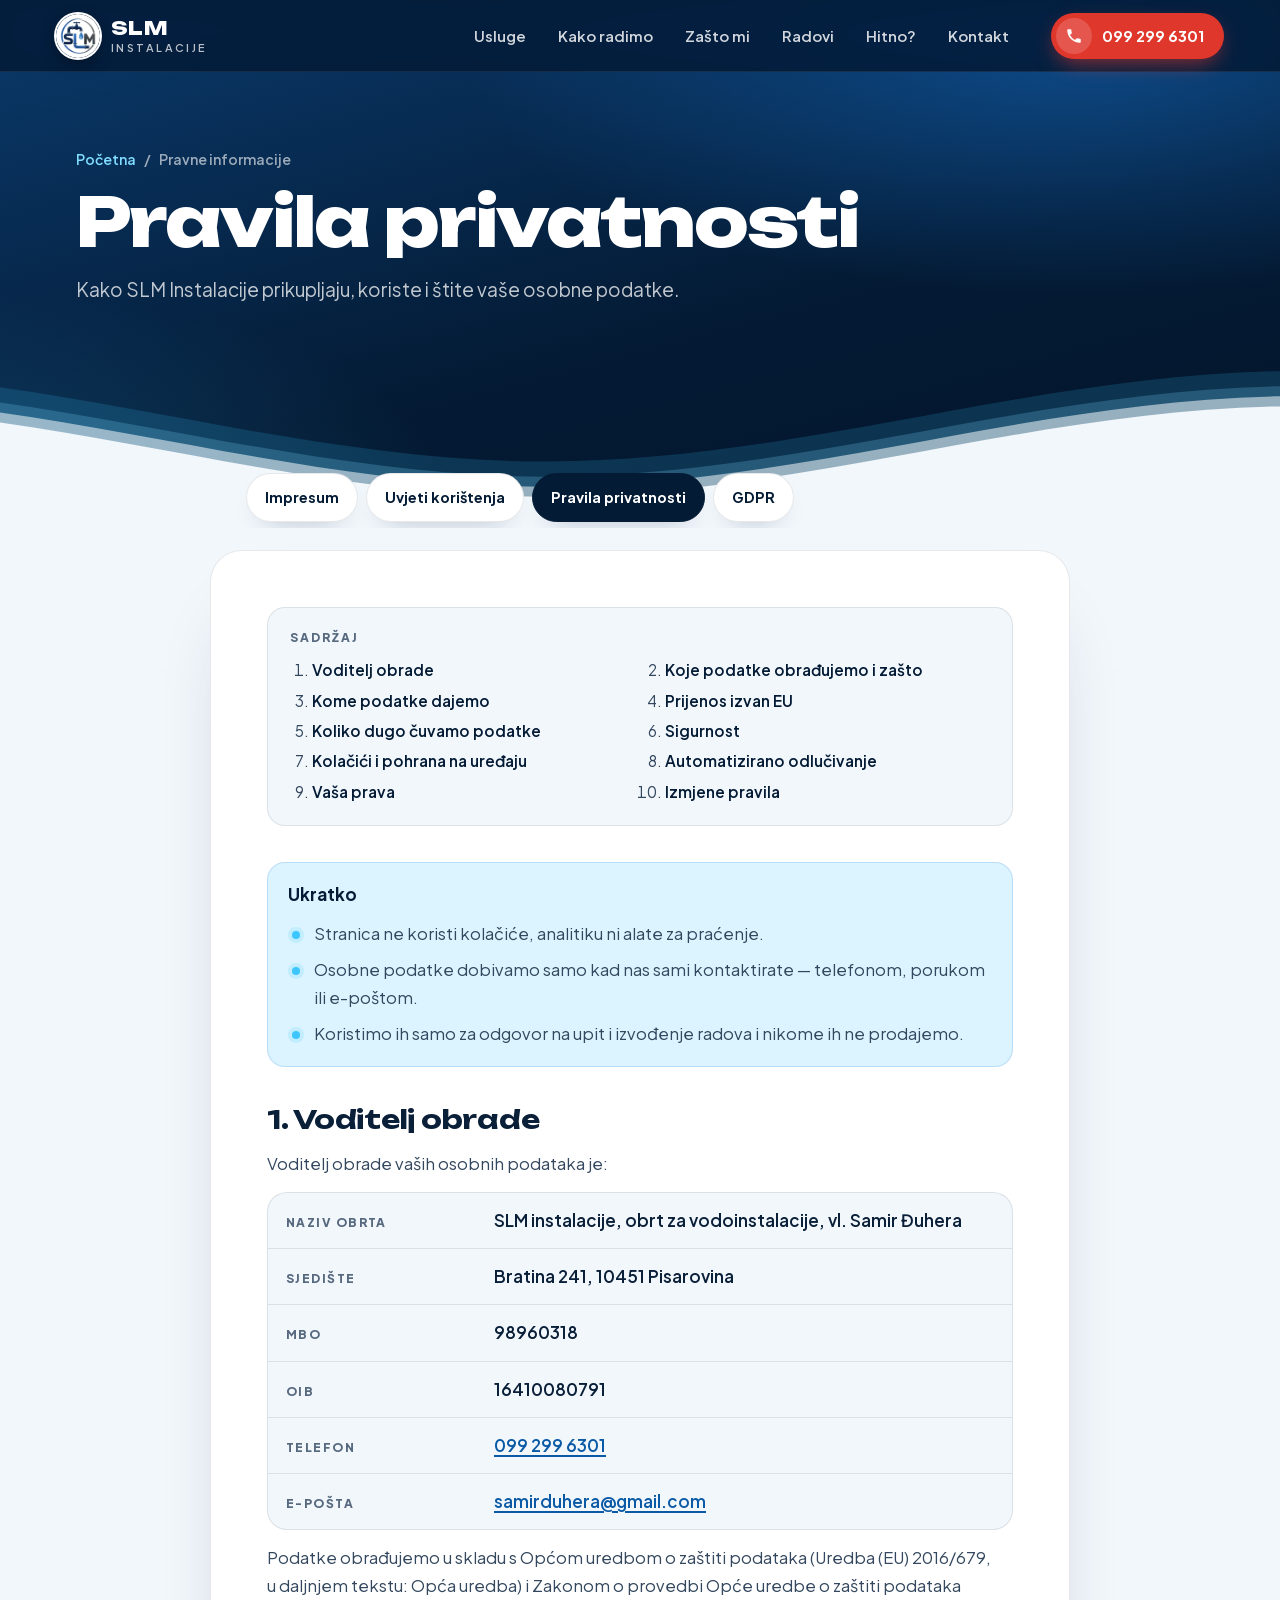
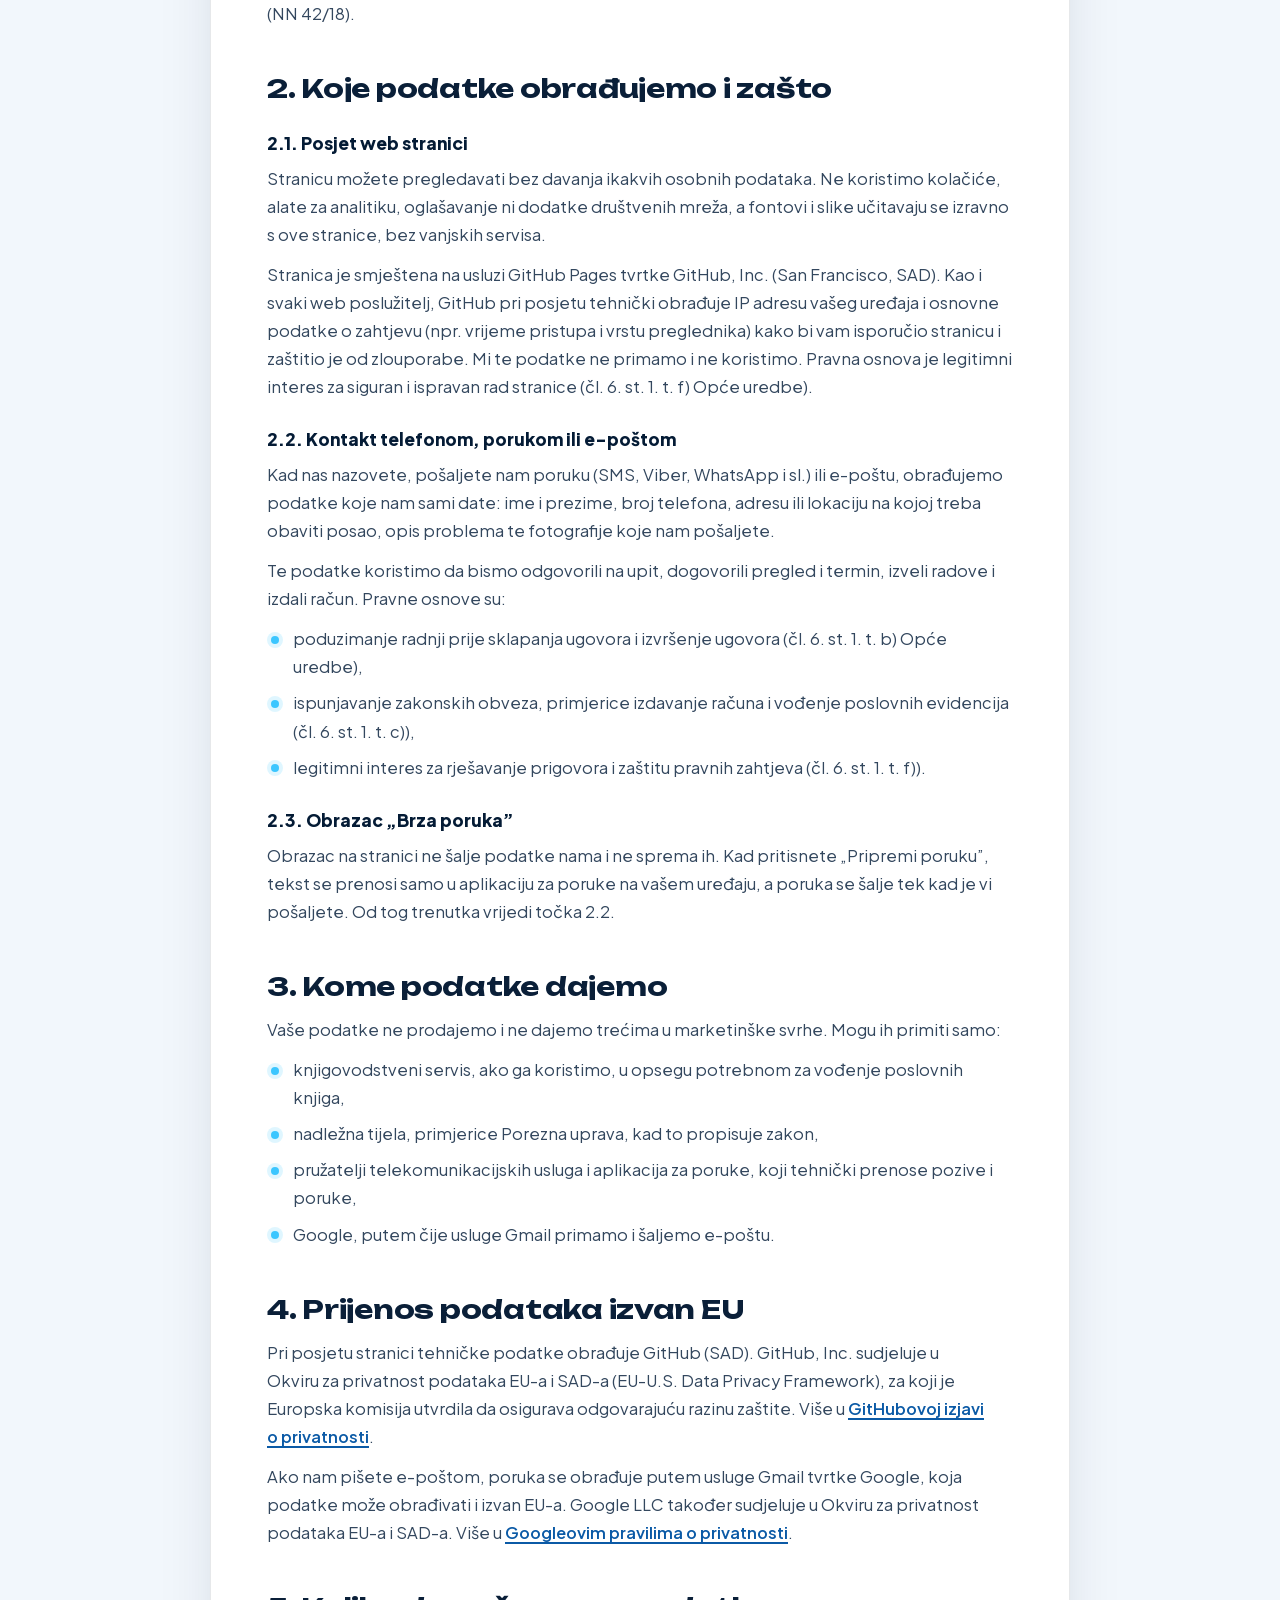
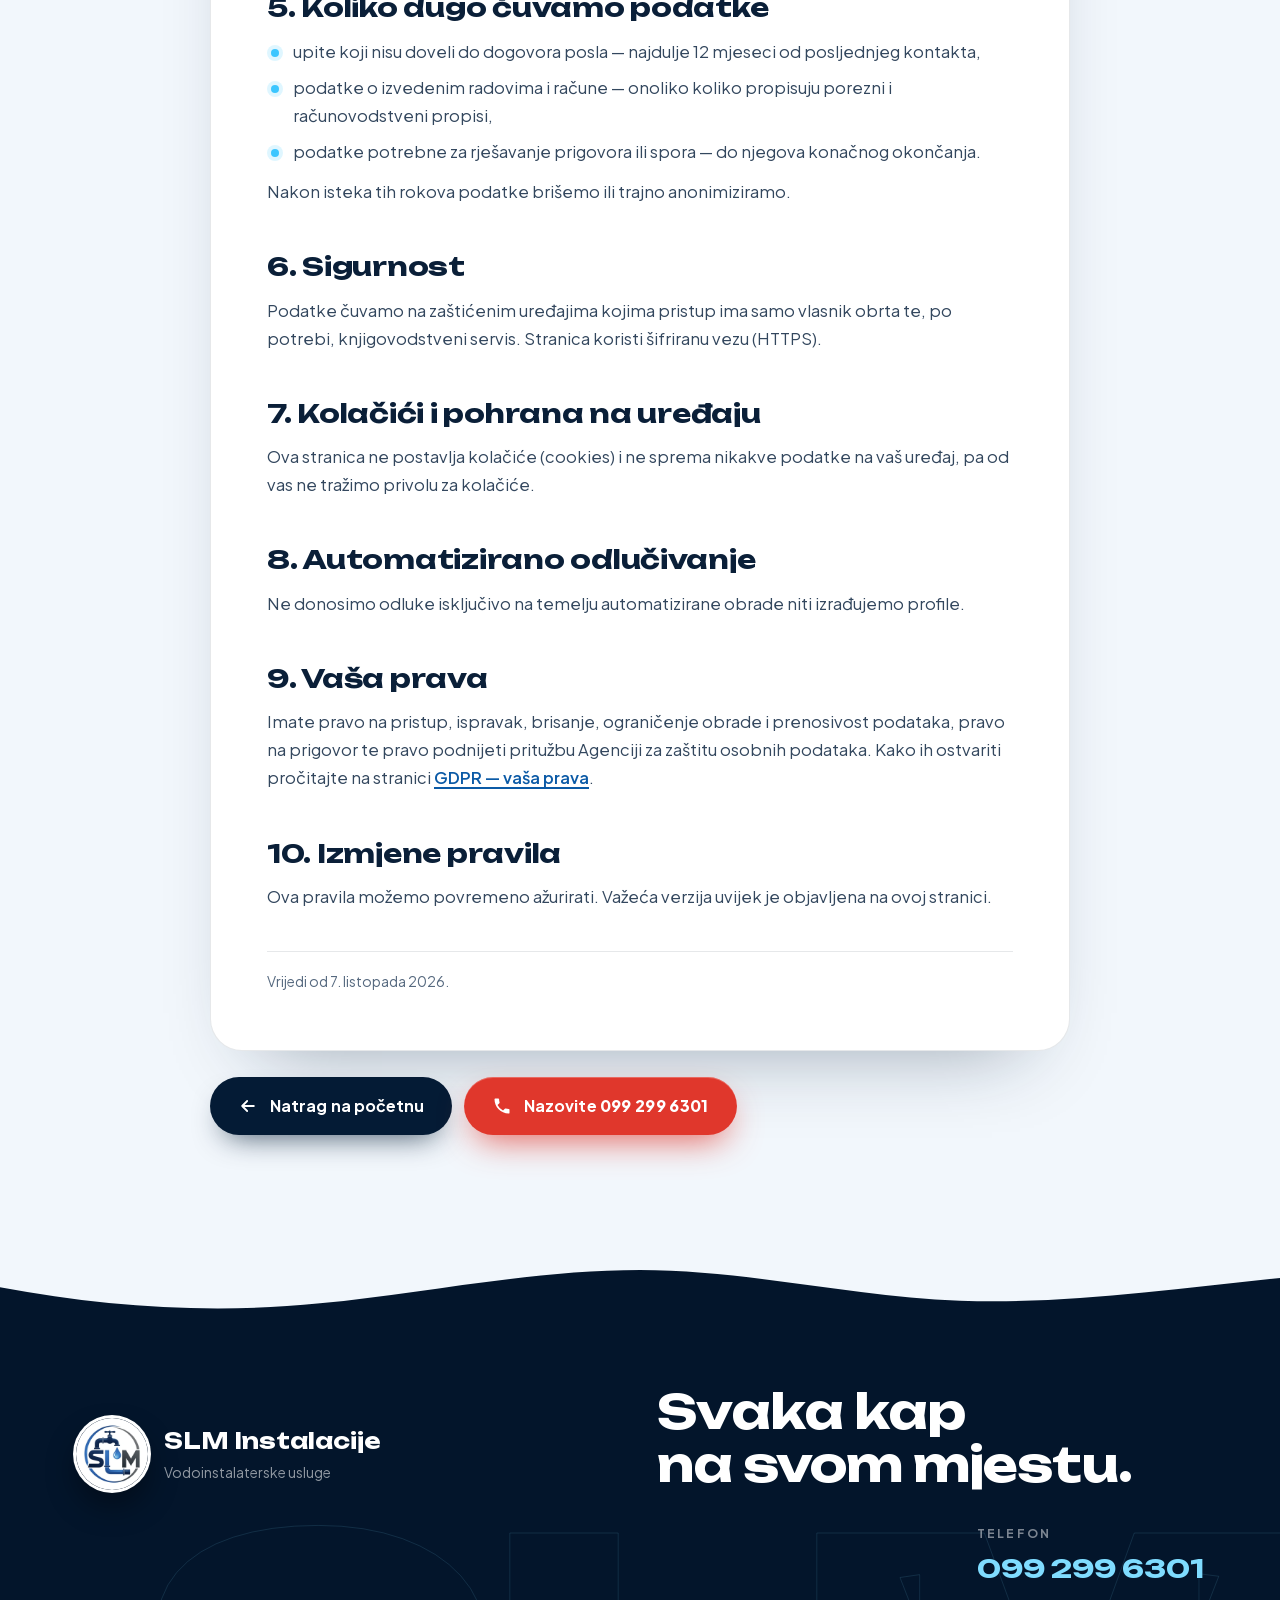
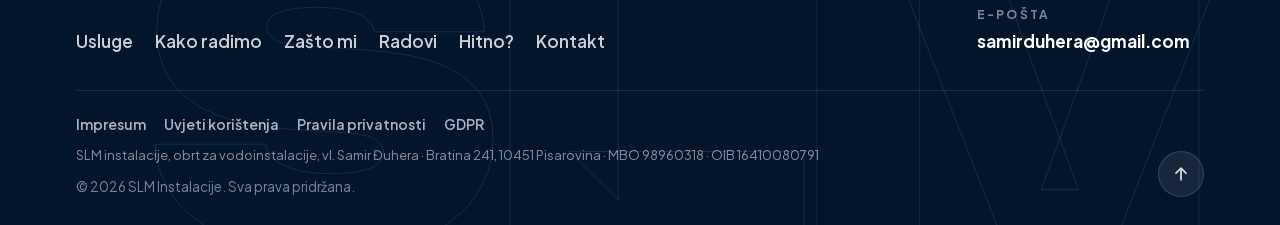
<file: pravila-privatnosti/index.html>
<!DOCTYPE html>
<html lang="hr" class="legal-page" id="vrh">
<head>
  <meta charset="utf-8">
  <meta name="viewport" content="width=device-width, initial-scale=1, viewport-fit=cover">
  <title>Pravila privatnosti — SLM Instalacije</title>
  <meta name="description" content="Pravila privatnosti SLM Instalacije: koje osobne podatke obrađujemo, zašto, koliko dugo i kome ih dajemo. Stranica ne koristi kolačiće.">
  <link rel="canonical" href="https://www.slminstalacije.com/pravila-privatnosti/">
  <meta name="theme-color" content="#041b35">
  <meta name="format-detection" content="telephone=no">
  <meta property="og:type" content="website">
  <meta property="og:locale" content="hr_HR">
  <meta property="og:site_name" content="SLM Instalacije">
  <meta property="og:title" content="Pravila privatnosti — SLM Instalacije">
  <meta property="og:image" content="https://www.slminstalacije.com/og-image.jpg?v=2">
  <meta property="og:url" content="https://www.slminstalacije.com/pravila-privatnosti/">

  <link rel="icon" href="../favicon.ico?v=3" sizes="48x48">
  <link rel="icon" href="../favicon-96.png?v=3" type="image/png" sizes="96x96">
  <link rel="icon" href="../favicon-192.png?v=3" type="image/png" sizes="192x192">
  <link rel="apple-touch-icon" href="../apple-touch-icon.png?v=3">
  <link rel="manifest" href="../site.webmanifest">

  <link rel="preload" href="../fonts/unbounded-latin.woff2" as="font" type="font/woff2" crossorigin>
  <link rel="preload" href="../fonts/plus-jakarta-sans-latin.woff2" as="font" type="font/woff2" crossorigin>
  <link rel="stylesheet" href="../css/fonts.css?v=20261007b">
  <link rel="stylesheet" href="../css/style.css?v=20261007b">
</head>
<body>
  <svg width="0" height="0" style="position:absolute" aria-hidden="true">
    <symbol id="i-phone" viewBox="0 0 24 24"><path fill="currentColor" d="M6.62 10.79a15.05 15.05 0 0 0 6.59 6.59l2.2-2.2a1 1 0 0 1 1.02-.24c1.12.37 2.33.57 3.57.57a1 1 0 0 1 1 1V20a1 1 0 0 1-1 1C10.61 21 3 13.39 3 4a1 1 0 0 1 1-1h3.5a1 1 0 0 1 1 1c0 1.25.2 2.45.57 3.57a1 1 0 0 1-.25 1.02l-2.2 2.2z"/></symbol>
    <symbol id="i-arrow" viewBox="0 0 24 24"><path fill="none" stroke="currentColor" stroke-width="2.2" stroke-linecap="round" stroke-linejoin="round" d="M5 12h14M13 6l6 6-6 6"/></symbol>
    <symbol id="i-back" viewBox="0 0 24 24"><path fill="none" stroke="currentColor" stroke-width="2.2" stroke-linecap="round" stroke-linejoin="round" d="M19 12H5M11 6l-6 6 6 6"/></symbol>
    <symbol id="i-up" viewBox="0 0 24 24"><path fill="none" stroke="currentColor" stroke-width="2.2" stroke-linecap="round" stroke-linejoin="round" d="M12 19V5M6 11l6-6 6 6"/></symbol>
  </svg>

  <header class="header is-scrolled">
    <div class="header__inner">
      <a href="../" class="brand" aria-label="SLM Instalacije — početna">
        <img class="brand__logo" src="../img/logo-400.webp?v=2" alt="" width="44" height="44">
        <span class="brand__text"><b>SLM</b><small>Instalacije</small></span>
      </a>
      <nav class="nav" aria-label="Glavna navigacija">
        <a href="../#usluge">Usluge</a>
        <a href="../#kako-radimo">Kako radimo</a>
        <a href="../#zasto-mi">Zašto mi</a>
        <a href="../#radovi">Radovi</a>
        <a href="../#hitno">Hitno?</a>
        <a href="../#kontakt">Kontakt</a>
      </nav>
      <a href="tel:+385992996301" class="header__call" aria-label="Nazovite 099 299 6301">
        <span class="header__call-ico"><svg><use href="#i-phone"/></svg></span>
        <span class="header__call-num">099 299 6301</span>
      </a>
    </div>
  </header>

  <main>
    <section class="legal-hero">
      <div class="container">
        <nav class="crumbs" aria-label="Putanja">
          <a href="../">Početna</a><span aria-hidden="true">/</span><span>Pravne informacije</span>
        </nav>
        <h1>Pravila privatnosti</h1>
        <p>Kako SLM Instalacije prikupljaju, koriste i štite vaše osobne podatke.</p>
      </div>
      <svg class="waves" viewBox="0 24 150 28" preserveAspectRatio="none" aria-hidden="true">
        <defs><path id="gentle-wave" d="M-160 44c30 0 58-18 88-18s58 18 88 18 58-18 88-18 58 18 88 18v44h-352z"/></defs>
        <g class="waves__g">
          <use href="#gentle-wave" x="48" y="0" fill="rgba(60,198,255,.16)"/>
          <use href="#gentle-wave" x="48" y="3" fill="rgba(127,220,255,.22)"/>
          <use href="#gentle-wave" x="48" y="5" fill="rgba(242,247,252,.55)"/>
          <use href="#gentle-wave" x="48" y="7" fill="#f2f7fc"/>
        </g>
      </svg>
    </section>

    <nav class="legal-tabs" aria-label="Pravni dokumenti">
      <a href="../impresum/">Impresum</a>
      <a href="../uvjeti-koristenja/">Uvjeti korištenja</a>
      <a href="../pravila-privatnosti/" aria-current="page">Pravila privatnosti</a>
      <a href="../gdpr/">GDPR</a>
    </nav>

    <div class="container legal-wrap">
      <article class="legal">
        <nav class="toc" aria-label="Sadržaj">
          <strong>Sadržaj</strong>
          <ol>
            <li><a href="#voditelj">Voditelj obrade</a></li>
            <li><a href="#podaci">Koje podatke obrađujemo i zašto</a></li>
            <li><a href="#primatelji">Kome podatke dajemo</a></li>
            <li><a href="#prijenos">Prijenos izvan EU</a></li>
            <li><a href="#cuvanje">Koliko dugo čuvamo podatke</a></li>
            <li><a href="#sigurnost">Sigurnost</a></li>
            <li><a href="#kolacici">Kolačići i pohrana na uređaju</a></li>
            <li><a href="#automatizirano">Automatizirano odlučivanje</a></li>
            <li><a href="#prava">Vaša prava</a></li>
            <li><a href="#izmjene">Izmjene pravila</a></li>
          </ol>
        </nav>
        <div class="callout">
          <strong>Ukratko</strong>
          <ul>
            <li>Stranica ne koristi kolačiće, analitiku ni alate za praćenje.</li>
            <li>Osobne podatke dobivamo samo kad nas sami kontaktirate — telefonom, porukom ili e-poštom.</li>
            <li>Koristimo ih samo za odgovor na upit i izvođenje radova i nikome ih ne prodajemo.</li>
          </ul>
        </div>

        <h2 id="voditelj">1. Voditelj obrade</h2>
        <p>Voditelj obrade vaših osobnih podataka je:</p>
        <dl class="data">
            <div><dt>Naziv obrta</dt><dd>SLM instalacije, obrt za vodoinstalacije, vl. Samir Đuhera</dd></div>
            <div><dt>Sjedište</dt><dd>Bratina 241, 10451 Pisarovina</dd></div>
            <div><dt>MBO</dt><dd>98960318</dd></div>
            <div><dt>OIB</dt><dd>16410080791</dd></div>
            <div><dt>Telefon</dt><dd><a href="tel:+385992996301">099 299 6301</a></dd></div>
            <div><dt>E-pošta</dt><dd><a href="mailto:samirduhera@gmail.com">samirduhera@gmail.com</a></dd></div>
          </dl>
        <p>Podatke obrađujemo u skladu s Općom uredbom o zaštiti podataka (Uredba (EU) 2016/679, u daljnjem tekstu: Opća uredba) i Zakonom o provedbi Opće uredbe o zaštiti podataka (NN 42/18).</p>

        <h2 id="podaci">2. Koje podatke obrađujemo i zašto</h2>
        <h3>2.1. Posjet web stranici</h3>
        <p>Stranicu možete pregledavati bez davanja ikakvih osobnih podataka. Ne koristimo kolačiće, alate za analitiku, oglašavanje ni dodatke društvenih mreža, a fontovi i slike učitavaju se izravno s ove stranice, bez vanjskih servisa.</p>
        <p>Stranica je smještena na usluzi GitHub Pages tvrtke GitHub, Inc. (San Francisco, SAD). Kao i svaki web poslužitelj, GitHub pri posjetu tehnički obrađuje IP adresu vašeg uređaja i osnovne podatke o zahtjevu (npr. vrijeme pristupa i vrstu preglednika) kako bi vam isporučio stranicu i zaštitio je od zlouporabe. Mi te podatke ne primamo i ne koristimo. Pravna osnova je legitimni interes za siguran i ispravan rad stranice (čl. 6. st. 1. t. f) Opće uredbe).</p>

        <h3>2.2. Kontakt telefonom, porukom ili e-poštom</h3>
        <p>Kad nas nazovete, pošaljete nam poruku (SMS, Viber, WhatsApp i sl.) ili e-poštu, obrađujemo podatke koje nam sami date: ime i prezime, broj telefona, adresu ili lokaciju na kojoj treba obaviti posao, opis problema te fotografije koje nam pošaljete.</p>
        <p>Te podatke koristimo da bismo odgovorili na upit, dogovorili pregled i termin, izveli radove i izdali račun. Pravne osnove su:</p>
        <ul>
          <li>poduzimanje radnji prije sklapanja ugovora i izvršenje ugovora (čl. 6. st. 1. t. b) Opće uredbe),</li>
          <li>ispunjavanje zakonskih obveza, primjerice izdavanje računa i vođenje poslovnih evidencija (čl. 6. st. 1. t. c)),</li>
          <li>legitimni interes za rješavanje prigovora i zaštitu pravnih zahtjeva (čl. 6. st. 1. t. f)).</li>
        </ul>

        <h3>2.3. Obrazac „Brza poruka”</h3>
        <p>Obrazac na stranici ne šalje podatke nama i ne sprema ih. Kad pritisnete „Pripremi poruku”, tekst se prenosi samo u aplikaciju za poruke na vašem uređaju, a poruka se šalje tek kad je vi pošaljete. Od tog trenutka vrijedi točka 2.2.</p>

        <h2 id="primatelji">3. Kome podatke dajemo</h2>
        <p>Vaše podatke ne prodajemo i ne dajemo trećima u marketinške svrhe. Mogu ih primiti samo:</p>
        <ul>
          <li>knjigovodstveni servis, ako ga koristimo, u opsegu potrebnom za vođenje poslovnih knjiga,</li>
          <li>nadležna tijela, primjerice Porezna uprava, kad to propisuje zakon,</li>
          <li>pružatelji telekomunikacijskih usluga i aplikacija za poruke, koji tehnički prenose pozive i poruke,</li>
          <li>Google, putem čije usluge Gmail primamo i šaljemo e-poštu.</li>
        </ul>

        <h2 id="prijenos">4. Prijenos podataka izvan EU</h2>
        <p>Pri posjetu stranici tehničke podatke obrađuje GitHub (SAD). GitHub, Inc. sudjeluje u Okviru za privatnost podataka EU-a i SAD-a (EU-U.S. Data Privacy Framework), za koji je Europska komisija utvrdila da osigurava odgovarajuću razinu zaštite. Više u <a href="https://docs.github.com/en/site-policy/privacy-policies/github-general-privacy-statement" rel="noopener">GitHubovoj izjavi o privatnosti</a>.</p>
        <p>Ako nam pišete e-poštom, poruka se obrađuje putem usluge Gmail tvrtke Google, koja podatke može obrađivati i izvan EU-a. Google LLC također sudjeluje u Okviru za privatnost podataka EU-a i SAD-a. Više u <a href="https://policies.google.com/privacy?hl=hr" rel="noopener">Googleovim pravilima o privatnosti</a>.</p>

        <h2 id="cuvanje">5. Koliko dugo čuvamo podatke</h2>
        <ul>
          <li>upite koji nisu doveli do dogovora posla — najdulje 12 mjeseci od posljednjeg kontakta,</li>
          <li>podatke o izvedenim radovima i račune — onoliko koliko propisuju porezni i računovodstveni propisi,</li>
          <li>podatke potrebne za rješavanje prigovora ili spora — do njegova konačnog okončanja.</li>
        </ul>
        <p>Nakon isteka tih rokova podatke brišemo ili trajno anonimiziramo.</p>

        <h2 id="sigurnost">6. Sigurnost</h2>
        <p>Podatke čuvamo na zaštićenim uređajima kojima pristup ima samo vlasnik obrta te, po potrebi, knjigovodstveni servis. Stranica koristi šifriranu vezu (HTTPS).</p>

        <h2 id="kolacici">7. Kolačići i pohrana na uređaju</h2>
        <p>Ova stranica ne postavlja kolačiće (cookies) i ne sprema nikakve podatke na vaš uređaj, pa od vas ne tražimo privolu za kolačiće.</p>

        <h2 id="automatizirano">8. Automatizirano odlučivanje</h2>
        <p>Ne donosimo odluke isključivo na temelju automatizirane obrade niti izrađujemo profile.</p>

        <h2 id="prava">9. Vaša prava</h2>
        <p>Imate pravo na pristup, ispravak, brisanje, ograničenje obrade i prenosivost podataka, pravo na prigovor te pravo podnijeti pritužbu Agenciji za zaštitu osobnih podataka. Kako ih ostvariti pročitajte na stranici <a href="../gdpr/">GDPR — vaša prava</a>.</p>

        <h2 id="izmjene">10. Izmjene pravila</h2>
        <p>Ova pravila možemo povremeno ažurirati. Važeća verzija uvijek je objavljena na ovoj stranici.</p>
        <p class="legal-meta">Vrijedi od 7. listopada 2026.</p>
      </article>

      <div class="legal-back">
        <a href="../" class="btn btn--navy">
          <span class="btn__fill" aria-hidden="true"></span>
          <svg class="btn__ico"><use href="#i-back"/></svg>
          <span>Natrag na početnu</span>
        </a>
        <a href="tel:+385992996301" class="btn btn--red">
          <span class="btn__fill" aria-hidden="true"></span>
          <svg class="btn__ico"><use href="#i-phone"/></svg>
          <span>Nazovite <b>099 299 6301</b></span>
        </a>
      </div>
    </div>
  </main>

  <footer class="footer">
    <svg class="footer__wave" viewBox="0 0 1440 90" preserveAspectRatio="none" aria-hidden="true"><path d="M0 40c120-30 240-40 360-24s240 50 360 50 240-40 360-46 240 18 360 34v36H0z"/></svg>
    <div class="container footer__inner">
      <div class="footer__brand">
        <img src="../img/logo-400.webp?v=2" alt="" width="96" height="96" loading="lazy">
        <div>
          <strong>SLM Instalacije</strong>
          <span>Vodoinstalaterske usluge</span>
        </div>
      </div>
      <p class="footer__motto">Svaka kap<br>na svom mjestu.</p>
      <div class="footer__cols">
        <nav aria-label="Podnožje">
          <a href="../#usluge">Usluge</a>
          <a href="../#kako-radimo">Kako radimo</a>
          <a href="../#zasto-mi">Zašto mi</a>
          <a href="../#radovi">Radovi</a>
          <a href="../#hitno">Hitno?</a>
          <a href="../#kontakt">Kontakt</a>
        </nav>
        <div class="footer__contact">
          <span>Telefon</span>
          <a href="tel:+385992996301">099 299 6301</a>
          <span class="footer__contact-sub">E-pošta</span>
          <a class="footer__mail" href="mailto:samirduhera@gmail.com">samirduhera@gmail.com</a>
        </div>
      </div>
      <div class="footer__bottom">
        <div class="footer__legal-wrap">
          <nav class="footer__legal" aria-label="Pravne informacije">
          <a href="../impresum/">Impresum</a>
          <a href="../uvjeti-koristenja/">Uvjeti korištenja</a>
          <a href="../pravila-privatnosti/">Pravila privatnosti</a>
          <a href="../gdpr/">GDPR</a>
          </nav>
          <p class="footer__company">SLM instalacije, obrt za vodoinstalacije, vl. Samir Đuhera · Bratina 241, 10451 Pisarovina · MBO 98960318 · OIB 16410080791</p>
          <span>© 2026 SLM Instalacije. Sva prava pridržana.</span>
        </div>
        <a href="#vrh" class="footer__top" aria-label="Natrag na vrh"><svg><use href="#i-up"/></svg></a>
      </div>
    </div>
    <div class="footer__giant" aria-hidden="true">SLM</div>
  </footer>
</body>
</html>
</file>
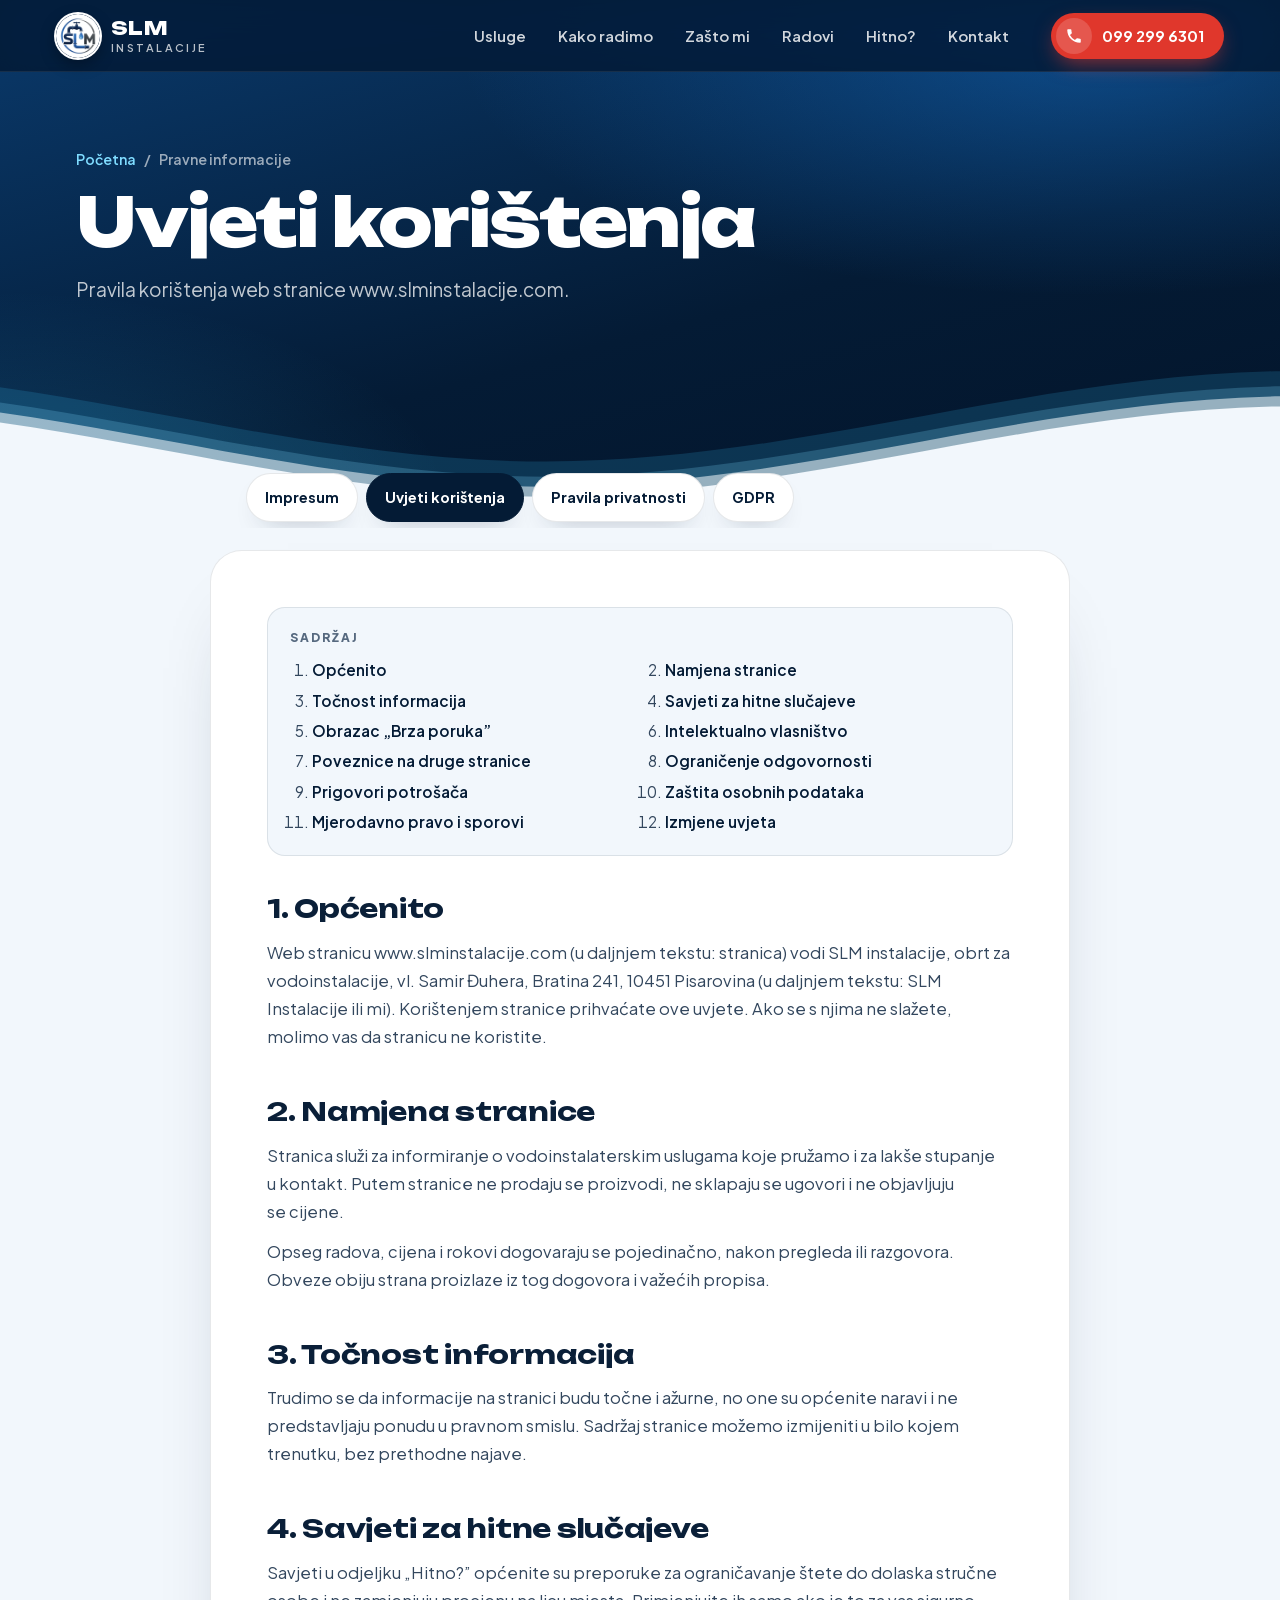
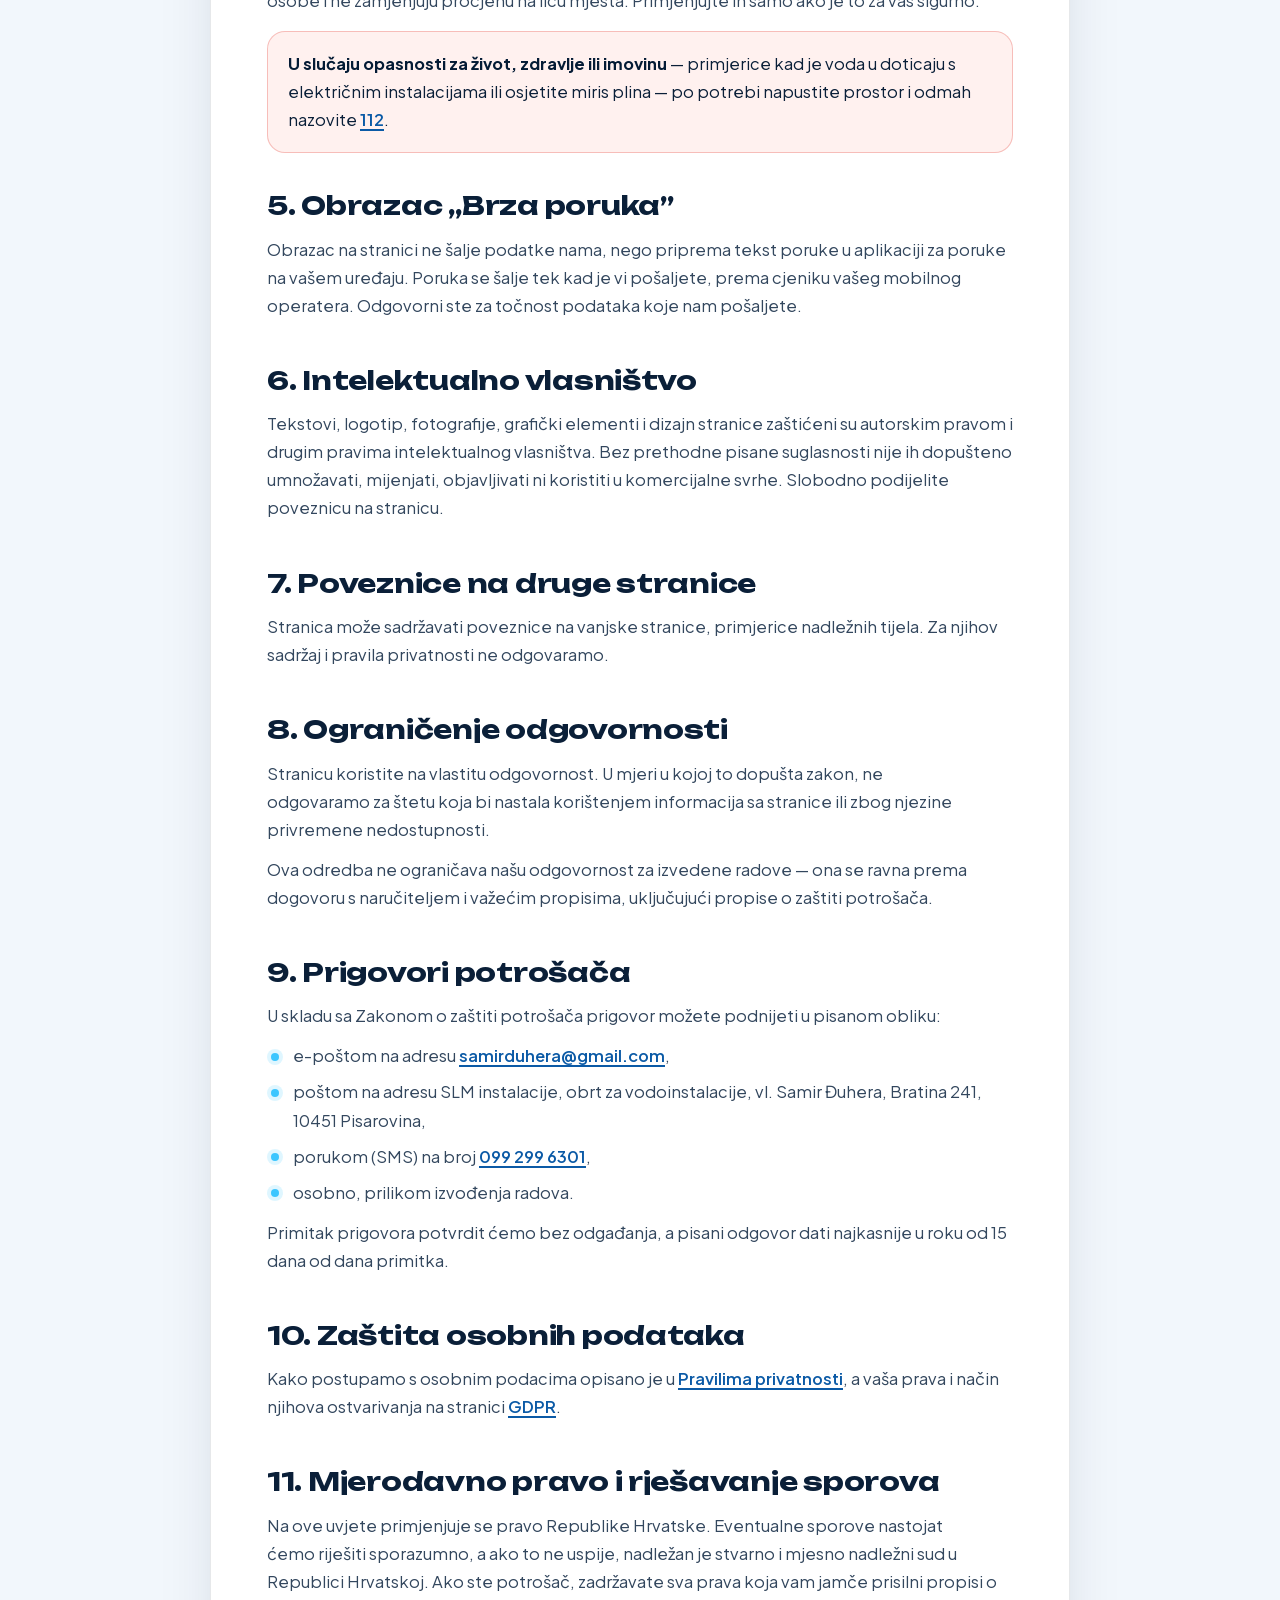
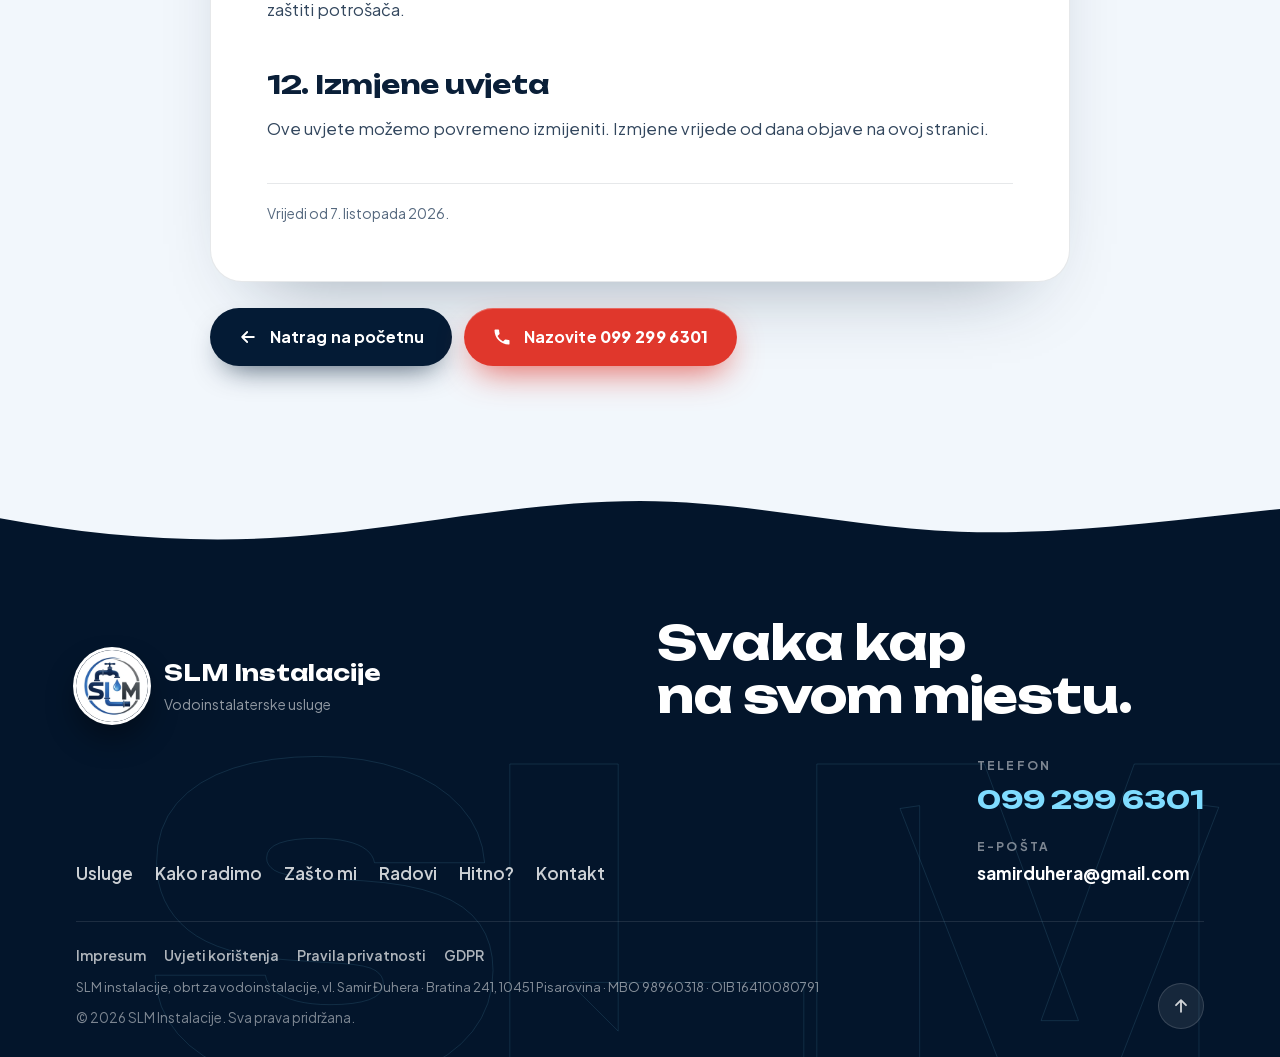
<file: uvjeti-koristenja/index.html>
<!DOCTYPE html>
<html lang="hr" class="legal-page" id="vrh">
<head>
  <meta charset="utf-8">
  <meta name="viewport" content="width=device-width, initial-scale=1, viewport-fit=cover">
  <title>Uvjeti korištenja — SLM Instalacije</title>
  <meta name="description" content="Uvjeti korištenja web stranice SLM Instalacije: namjena stranice, odgovornost, prigovori potrošača i mjerodavno pravo.">
  <link rel="canonical" href="https://www.slminstalacije.com/uvjeti-koristenja/">
  <meta name="theme-color" content="#041b35">
  <meta name="format-detection" content="telephone=no">
  <meta property="og:type" content="website">
  <meta property="og:locale" content="hr_HR">
  <meta property="og:site_name" content="SLM Instalacije">
  <meta property="og:title" content="Uvjeti korištenja — SLM Instalacije">
  <meta property="og:image" content="https://www.slminstalacije.com/og-image.jpg?v=2">
  <meta property="og:url" content="https://www.slminstalacije.com/uvjeti-koristenja/">

  <link rel="icon" href="../favicon.ico?v=3" sizes="48x48">
  <link rel="icon" href="../favicon-96.png?v=3" type="image/png" sizes="96x96">
  <link rel="icon" href="../favicon-192.png?v=3" type="image/png" sizes="192x192">
  <link rel="apple-touch-icon" href="../apple-touch-icon.png?v=3">
  <link rel="manifest" href="../site.webmanifest">

  <link rel="preload" href="../fonts/unbounded-latin.woff2" as="font" type="font/woff2" crossorigin>
  <link rel="preload" href="../fonts/plus-jakarta-sans-latin.woff2" as="font" type="font/woff2" crossorigin>
  <link rel="stylesheet" href="../css/fonts.css?v=20261007b">
  <link rel="stylesheet" href="../css/style.css?v=20261007b">
</head>
<body>
  <svg width="0" height="0" style="position:absolute" aria-hidden="true">
    <symbol id="i-phone" viewBox="0 0 24 24"><path fill="currentColor" d="M6.62 10.79a15.05 15.05 0 0 0 6.59 6.59l2.2-2.2a1 1 0 0 1 1.02-.24c1.12.37 2.33.57 3.57.57a1 1 0 0 1 1 1V20a1 1 0 0 1-1 1C10.61 21 3 13.39 3 4a1 1 0 0 1 1-1h3.5a1 1 0 0 1 1 1c0 1.25.2 2.45.57 3.57a1 1 0 0 1-.25 1.02l-2.2 2.2z"/></symbol>
    <symbol id="i-arrow" viewBox="0 0 24 24"><path fill="none" stroke="currentColor" stroke-width="2.2" stroke-linecap="round" stroke-linejoin="round" d="M5 12h14M13 6l6 6-6 6"/></symbol>
    <symbol id="i-back" viewBox="0 0 24 24"><path fill="none" stroke="currentColor" stroke-width="2.2" stroke-linecap="round" stroke-linejoin="round" d="M19 12H5M11 6l-6 6 6 6"/></symbol>
    <symbol id="i-up" viewBox="0 0 24 24"><path fill="none" stroke="currentColor" stroke-width="2.2" stroke-linecap="round" stroke-linejoin="round" d="M12 19V5M6 11l6-6 6 6"/></symbol>
  </svg>

  <header class="header is-scrolled">
    <div class="header__inner">
      <a href="../" class="brand" aria-label="SLM Instalacije — početna">
        <img class="brand__logo" src="../img/logo-400.webp?v=2" alt="" width="44" height="44">
        <span class="brand__text"><b>SLM</b><small>Instalacije</small></span>
      </a>
      <nav class="nav" aria-label="Glavna navigacija">
        <a href="../#usluge">Usluge</a>
        <a href="../#kako-radimo">Kako radimo</a>
        <a href="../#zasto-mi">Zašto mi</a>
        <a href="../#radovi">Radovi</a>
        <a href="../#hitno">Hitno?</a>
        <a href="../#kontakt">Kontakt</a>
      </nav>
      <a href="tel:+385992996301" class="header__call" aria-label="Nazovite 099 299 6301">
        <span class="header__call-ico"><svg><use href="#i-phone"/></svg></span>
        <span class="header__call-num">099 299 6301</span>
      </a>
    </div>
  </header>

  <main>
    <section class="legal-hero">
      <div class="container">
        <nav class="crumbs" aria-label="Putanja">
          <a href="../">Početna</a><span aria-hidden="true">/</span><span>Pravne informacije</span>
        </nav>
        <h1>Uvjeti korištenja</h1>
        <p>Pravila korištenja web stranice www.slminstalacije.com.</p>
      </div>
      <svg class="waves" viewBox="0 24 150 28" preserveAspectRatio="none" aria-hidden="true">
        <defs><path id="gentle-wave" d="M-160 44c30 0 58-18 88-18s58 18 88 18 58-18 88-18 58 18 88 18v44h-352z"/></defs>
        <g class="waves__g">
          <use href="#gentle-wave" x="48" y="0" fill="rgba(60,198,255,.16)"/>
          <use href="#gentle-wave" x="48" y="3" fill="rgba(127,220,255,.22)"/>
          <use href="#gentle-wave" x="48" y="5" fill="rgba(242,247,252,.55)"/>
          <use href="#gentle-wave" x="48" y="7" fill="#f2f7fc"/>
        </g>
      </svg>
    </section>

    <nav class="legal-tabs" aria-label="Pravni dokumenti">
      <a href="../impresum/">Impresum</a>
      <a href="../uvjeti-koristenja/" aria-current="page">Uvjeti korištenja</a>
      <a href="../pravila-privatnosti/">Pravila privatnosti</a>
      <a href="../gdpr/">GDPR</a>
    </nav>

    <div class="container legal-wrap">
      <article class="legal">
        <nav class="toc" aria-label="Sadržaj">
          <strong>Sadržaj</strong>
          <ol>
            <li><a href="#opcenito">Općenito</a></li>
            <li><a href="#namjena">Namjena stranice</a></li>
            <li><a href="#tocnost">Točnost informacija</a></li>
            <li><a href="#hitno">Savjeti za hitne slučajeve</a></li>
            <li><a href="#brza-poruka">Obrazac „Brza poruka”</a></li>
            <li><a href="#autorska-prava">Intelektualno vlasništvo</a></li>
            <li><a href="#poveznice">Poveznice na druge stranice</a></li>
            <li><a href="#odgovornost">Ograničenje odgovornosti</a></li>
            <li><a href="#prigovori">Prigovori potrošača</a></li>
            <li><a href="#podaci">Zaštita osobnih podataka</a></li>
            <li><a href="#pravo">Mjerodavno pravo i sporovi</a></li>
            <li><a href="#izmjene">Izmjene uvjeta</a></li>
          </ol>
        </nav>
        <h2 id="opcenito">1. Općenito</h2>
        <p>Web stranicu www.slminstalacije.com (u daljnjem tekstu: stranica) vodi SLM instalacije, obrt za vodoinstalacije, vl. Samir Đuhera, Bratina 241, 10451 Pisarovina (u daljnjem tekstu: SLM Instalacije ili mi). Korištenjem stranice prihvaćate ove uvjete. Ako se s njima ne slažete, molimo vas da stranicu ne koristite.</p>

        <h2 id="namjena">2. Namjena stranice</h2>
        <p>Stranica služi za informiranje o vodoinstalaterskim uslugama koje pružamo i za lakše stupanje u kontakt. Putem stranice ne prodaju se proizvodi, ne sklapaju se ugovori i ne objavljuju se cijene.</p>
        <p>Opseg radova, cijena i rokovi dogovaraju se pojedinačno, nakon pregleda ili razgovora. Obveze obiju strana proizlaze iz tog dogovora i važećih propisa.</p>

        <h2 id="tocnost">3. Točnost informacija</h2>
        <p>Trudimo se da informacije na stranici budu točne i ažurne, no one su općenite naravi i ne predstavljaju ponudu u pravnom smislu. Sadržaj stranice možemo izmijeniti u bilo kojem trenutku, bez prethodne najave.</p>

        <h2 id="hitno">4. Savjeti za hitne slučajeve</h2>
        <p>Savjeti u odjeljku „Hitno?” općenite su preporuke za ograničavanje štete do dolaska stručne osobe i ne zamjenjuju procjenu na licu mjesta. Primjenjujte ih samo ako je to za vas sigurno.</p>
        <p class="callout callout--red"><strong>U slučaju opasnosti za život, zdravlje ili imovinu</strong> — primjerice kad je voda u doticaju s električnim instalacijama ili osjetite miris plina — po potrebi napustite prostor i odmah nazovite <a href="tel:112">112</a>.</p>

        <h2 id="brza-poruka">5. Obrazac „Brza poruka”</h2>
        <p>Obrazac na stranici ne šalje podatke nama, nego priprema tekst poruke u aplikaciji za poruke na vašem uređaju. Poruka se šalje tek kad je vi pošaljete, prema cjeniku vašeg mobilnog operatera. Odgovorni ste za točnost podataka koje nam pošaljete.</p>

        <h2 id="autorska-prava">6. Intelektualno vlasništvo</h2>
        <p>Tekstovi, logotip, fotografije, grafički elementi i dizajn stranice zaštićeni su autorskim pravom i drugim pravima intelektualnog vlasništva. Bez prethodne pisane suglasnosti nije ih dopušteno umnožavati, mijenjati, objavljivati ni koristiti u komercijalne svrhe. Slobodno podijelite poveznicu na stranicu.</p>

        <h2 id="poveznice">7. Poveznice na druge stranice</h2>
        <p>Stranica može sadržavati poveznice na vanjske stranice, primjerice nadležnih tijela. Za njihov sadržaj i pravila privatnosti ne odgovaramo.</p>

        <h2 id="odgovornost">8. Ograničenje odgovornosti</h2>
        <p>Stranicu koristite na vlastitu odgovornost. U mjeri u kojoj to dopušta zakon, ne odgovaramo za štetu koja bi nastala korištenjem informacija sa stranice ili zbog njezine privremene nedostupnosti.</p>
        <p>Ova odredba ne ograničava našu odgovornost za izvedene radove — ona se ravna prema dogovoru s naručiteljem i važećim propisima, uključujući propise o zaštiti potrošača.</p>

        <h2 id="prigovori">9. Prigovori potrošača</h2>
        <p>U skladu sa Zakonom o zaštiti potrošača prigovor možete podnijeti u pisanom obliku:</p>
        <ul>
          <li>e-poštom na adresu <a href="mailto:samirduhera@gmail.com">samirduhera@gmail.com</a>,</li>
          <li>poštom na adresu SLM instalacije, obrt za vodoinstalacije, vl. Samir Đuhera, Bratina 241, 10451 Pisarovina,</li>
          <li>porukom (SMS) na broj <a href="sms:+385992996301">099 299 6301</a>,</li>
          <li>osobno, prilikom izvođenja radova.</li>
        </ul>
        <p>Primitak prigovora potvrdit ćemo bez odgađanja, a pisani odgovor dati najkasnije u roku od 15 dana od dana primitka.</p>

        <h2 id="podaci">10. Zaštita osobnih podataka</h2>
        <p>Kako postupamo s osobnim podacima opisano je u <a href="../pravila-privatnosti/">Pravilima privatnosti</a>, a vaša prava i način njihova ostvarivanja na stranici <a href="../gdpr/">GDPR</a>.</p>

        <h2 id="pravo">11. Mjerodavno pravo i rješavanje sporova</h2>
        <p>Na ove uvjete primjenjuje se pravo Republike Hrvatske. Eventualne sporove nastojat ćemo riješiti sporazumno, a ako to ne uspije, nadležan je stvarno i mjesno nadležni sud u Republici Hrvatskoj. Ako ste potrošač, zadržavate sva prava koja vam jamče prisilni propisi o zaštiti potrošača.</p>

        <h2 id="izmjene">12. Izmjene uvjeta</h2>
        <p>Ove uvjete možemo povremeno izmijeniti. Izmjene vrijede od dana objave na ovoj stranici.</p>
        <p class="legal-meta">Vrijedi od 7. listopada 2026.</p>
      </article>

      <div class="legal-back">
        <a href="../" class="btn btn--navy">
          <span class="btn__fill" aria-hidden="true"></span>
          <svg class="btn__ico"><use href="#i-back"/></svg>
          <span>Natrag na početnu</span>
        </a>
        <a href="tel:+385992996301" class="btn btn--red">
          <span class="btn__fill" aria-hidden="true"></span>
          <svg class="btn__ico"><use href="#i-phone"/></svg>
          <span>Nazovite <b>099 299 6301</b></span>
        </a>
      </div>
    </div>
  </main>

  <footer class="footer">
    <svg class="footer__wave" viewBox="0 0 1440 90" preserveAspectRatio="none" aria-hidden="true"><path d="M0 40c120-30 240-40 360-24s240 50 360 50 240-40 360-46 240 18 360 34v36H0z"/></svg>
    <div class="container footer__inner">
      <div class="footer__brand">
        <img src="../img/logo-400.webp?v=2" alt="" width="96" height="96" loading="lazy">
        <div>
          <strong>SLM Instalacije</strong>
          <span>Vodoinstalaterske usluge</span>
        </div>
      </div>
      <p class="footer__motto">Svaka kap<br>na svom mjestu.</p>
      <div class="footer__cols">
        <nav aria-label="Podnožje">
          <a href="../#usluge">Usluge</a>
          <a href="../#kako-radimo">Kako radimo</a>
          <a href="../#zasto-mi">Zašto mi</a>
          <a href="../#radovi">Radovi</a>
          <a href="../#hitno">Hitno?</a>
          <a href="../#kontakt">Kontakt</a>
        </nav>
        <div class="footer__contact">
          <span>Telefon</span>
          <a href="tel:+385992996301">099 299 6301</a>
          <span class="footer__contact-sub">E-pošta</span>
          <a class="footer__mail" href="mailto:samirduhera@gmail.com">samirduhera@gmail.com</a>
        </div>
      </div>
      <div class="footer__bottom">
        <div class="footer__legal-wrap">
          <nav class="footer__legal" aria-label="Pravne informacije">
          <a href="../impresum/">Impresum</a>
          <a href="../uvjeti-koristenja/">Uvjeti korištenja</a>
          <a href="../pravila-privatnosti/">Pravila privatnosti</a>
          <a href="../gdpr/">GDPR</a>
          </nav>
          <p class="footer__company">SLM instalacije, obrt za vodoinstalacije, vl. Samir Đuhera · Bratina 241, 10451 Pisarovina · MBO 98960318 · OIB 16410080791</p>
          <span>© 2026 SLM Instalacije. Sva prava pridržana.</span>
        </div>
        <a href="#vrh" class="footer__top" aria-label="Natrag na vrh"><svg><use href="#i-up"/></svg></a>
      </div>
    </div>
    <div class="footer__giant" aria-hidden="true">SLM</div>
  </footer>
</body>
</html>
</file>
<file: css/fonts.css>
/* Fontovi se poslužuju lokalno (bez slanja podataka Googleu). Licenca: SIL Open Font License 1.1 */
/* Plus Jakarta Sans — latin-ext */
@font-face {
  font-family: 'Plus Jakarta Sans';
  font-style: normal;
  font-weight: 400 800;
  font-display: swap;
  src: url(../fonts/plus-jakarta-sans-latin-ext.woff2) format('woff2');
  unicode-range: U+0100-02BA, U+02BD-02C5, U+02C7-02CC, U+02CE-02D7, U+02DD-02FF, U+0304, U+0308, U+0329, U+1D00-1DBF, U+1E00-1E9F, U+1EF2-1EFF, U+2020, U+20A0-20AB, U+20AD-20C0, U+2113, U+2C60-2C7F, U+A720-A7FF;
}
/* Plus Jakarta Sans — latin */
@font-face {
  font-family: 'Plus Jakarta Sans';
  font-style: normal;
  font-weight: 400 800;
  font-display: swap;
  src: url(../fonts/plus-jakarta-sans-latin.woff2) format('woff2');
  unicode-range: U+0000-00FF, U+0131, U+0152-0153, U+02BB-02BC, U+02C6, U+02DA, U+02DC, U+0304, U+0308, U+0329, U+2000-206F, U+20AC, U+2122, U+2191, U+2193, U+2212, U+2215, U+FEFF, U+FFFD;
}
/* Unbounded — latin-ext */
@font-face {
  font-family: 'Unbounded';
  font-style: normal;
  font-weight: 400 900;
  font-display: swap;
  src: url(../fonts/unbounded-latin-ext.woff2) format('woff2');
  unicode-range: U+0100-02BA, U+02BD-02C5, U+02C7-02CC, U+02CE-02D7, U+02DD-02FF, U+0304, U+0308, U+0329, U+1D00-1DBF, U+1E00-1E9F, U+1EF2-1EFF, U+2020, U+20A0-20AB, U+20AD-20C0, U+2113, U+2C60-2C7F, U+A720-A7FF;
}
/* Unbounded — latin */
@font-face {
  font-family: 'Unbounded';
  font-style: normal;
  font-weight: 400 900;
  font-display: swap;
  src: url(../fonts/unbounded-latin.woff2) format('woff2');
  unicode-range: U+0000-00FF, U+0131, U+0152-0153, U+02BB-02BC, U+02C6, U+02DA, U+02DC, U+0304, U+0308, U+0329, U+2000-206F, U+20AC, U+2122, U+2191, U+2193, U+2212, U+2215, U+FEFF, U+FFFD;
}
</file>
<file: css/style.css>
/* =========================================================
   SLM Instalacije — vodoinstalaterske usluge
   ========================================================= */

:root {
  --navy-950: #03152b;
  --navy-900: #041b35;
  --navy-800: #072a50;
  --navy-700: #0a3a6c;
  --blue-600: #0b5aa6;
  --blue-500: #1677d6;
  --aqua-400: #3cc6ff;
  --aqua-300: #7fdcff;
  --aqua-100: #dcf4ff;
  --red-500: #e0372c;
  --red-400: #ff5445;
  --paper: #f2f7fc;
  --white: #fff;
  --ink: #0a1f38;
  --muted: #56697f;
  --line: rgba(10, 31, 56, .1);

  --f-display: "Unbounded", system-ui, -apple-system, sans-serif;
  --f-body: "Plus Jakarta Sans", system-ui, -apple-system, sans-serif;

  --ease-out: cubic-bezier(.16, 1, .3, 1);
  --ease-io: cubic-bezier(.65, 0, .35, 1);
  --ease-back: cubic-bezier(.34, 1.56, .64, 1);

  --gutter: clamp(20px, 5vw, 56px);
  --header-h: 72px;
  --safe-t: env(safe-area-inset-top, 0px);
  --safe-b: env(safe-area-inset-bottom, 0px);
  --wave-h: clamp(70px, 11vw, 150px);
}

/* ---------- Reset ---------- */
*, *::before, *::after { box-sizing: border-box; }
html {
  -webkit-text-size-adjust: 100%;
  text-size-adjust: 100%;
  scroll-behavior: smooth;
  scroll-padding-top: calc(var(--header-h) + var(--safe-t));
}
body {
  margin: 0;
  font-family: var(--f-body);
  font-size: 17px;
  line-height: 1.6;
  color: var(--ink);
  background: var(--paper);
  -webkit-font-smoothing: antialiased;
  -moz-osx-font-smoothing: grayscale;
  -webkit-tap-highlight-color: transparent;
  overflow-x: hidden;
}
@supports (overflow: clip) { body { overflow-x: clip; } }
img, svg { display: block; max-width: 100%; }
a { color: inherit; text-decoration: none; }
button, input, textarea { font: inherit; color: inherit; }
button { cursor: pointer; background: none; border: 0; padding: 0; }
h1, h2, h3, p { margin: 0; }
h2, h3 { text-wrap: balance; }
p { text-wrap: pretty; }
ul, ol { margin: 0; padding: 0; list-style: none; }
em { font-style: normal; }
::selection { background: var(--aqua-400); color: var(--navy-900); }
:focus-visible { outline: 3px solid var(--aqua-400); outline-offset: 3px; border-radius: 8px; }
.html-lock, .html-lock body { overflow: hidden; }

.container { width: 100%; max-width: 1240px; margin: 0 auto; padding: 0 var(--gutter); }
.section { position: relative; padding: clamp(84px, 12vw, 150px) 0; }

/* ---------- Loader ---------- */
.loader {
  position: fixed; inset: 0; z-index: 200;
  background: radial-gradient(120% 80% at 50% 40%, var(--navy-800), var(--navy-950));
  display: grid; place-items: center;
  transition: transform 1s var(--ease-io);
}
.no-js .loader, .skip-loader .loader { display: none; }
.loader__wave {
  position: absolute; left: 0; right: 0; top: 100%;
  width: 100%; height: 90px; margin-top: -1px;
  fill: var(--navy-950);
}
.loader.is-done { transform: translateY(calc(-100% - 100px)); }
.loader__stage { position: relative; width: 160px; height: 160px; display: grid; place-items: center; }
.loader__drop {
  position: absolute; left: 50%; top: 50%;
  width: 26px; height: 26px; margin: -13px 0 0 -13px;
  background: linear-gradient(135deg, var(--aqua-300), var(--blue-500));
  border-radius: 0 50% 50% 50%;
  transform: translateY(-46vh) rotate(45deg);
  animation: drop-fall .62s cubic-bezier(.55, 0, 1, .45) .1s forwards;
  box-shadow: 0 0 24px rgba(60, 198, 255, .6);
}
@keyframes drop-fall {
  80% { transform: translateY(0) rotate(45deg) scale(1); opacity: 1; }
  100% { transform: translateY(6px) rotate(45deg) scale(.2, .2); opacity: 0; }
}
.loader__ring {
  position: absolute; left: 50%; top: 50%;
  width: 160px; height: 160px; margin: -80px 0 0 -80px;
  border-radius: 50%;
  border: 2px solid var(--aqua-400);
  opacity: 0; transform: scale(.05);
  animation: ring-out 1.3s var(--ease-out) forwards;
}
.loader__ring:nth-of-type(2) { animation-delay: .7s; }
.loader__ring:nth-of-type(3) { animation-delay: .86s; }
.loader__ring:nth-of-type(4) { animation-delay: 1.02s; }
@keyframes ring-out {
  0% { opacity: .9; transform: scale(.05); }
  100% { opacity: 0; transform: scale(1.9); }
}
.loader__logo {
  width: 124px; height: 124px; border-radius: 50%;
  opacity: 0; transform: scale(.4);
  animation: logo-pop .8s var(--ease-back) .82s forwards;
  box-shadow: 0 0 0 4px #fff, 0 20px 50px rgba(0, 0, 0, .45);
}
@keyframes logo-pop { to { opacity: 1; transform: scale(1); } }

/* ---------- Progress ---------- */
.progress {
  position: fixed; left: 0; right: 0; top: 0; z-index: 120;
  height: 3px; pointer-events: none;
}
.progress span {
  display: block; height: 100%; width: 100%;
  transform-origin: 0 50%; transform: scaleX(var(--p, 0));
  background: linear-gradient(90deg, var(--aqua-300), var(--aqua-400), var(--blue-500));
  box-shadow: 0 0 12px var(--aqua-400);
}

/* ---------- Header ---------- */
.header {
  position: fixed; left: 0; right: 0; top: 0; z-index: 100;
  padding-top: var(--safe-t);
  transition: background .4s ease, box-shadow .4s ease, transform .5s var(--ease-out);
}
.header::before {
  content: ""; position: absolute; inset: 0;
  background: rgba(4, 27, 53, .88);
  -webkit-backdrop-filter: saturate(160%) blur(18px);
  backdrop-filter: saturate(160%) blur(18px);
  opacity: 0; transition: opacity .4s ease;
  border-bottom: 1px solid rgba(255, 255, 255, .08);
}
.header.is-scrolled::before { opacity: 1; }
.header__inner {
  position: relative;
  height: var(--header-h);
  max-width: 1320px; margin: 0 auto;
  padding: 0 var(--gutter);
  display: flex; align-items: center; gap: 16px;
  color: #fff;
}
.brand { display: flex; align-items: center; gap: 11px; margin-right: auto; }
.brand__logo {
  width: 44px; height: 44px; border-radius: 50%;
  box-shadow: 0 0 0 2px #fff, 0 6px 16px rgba(0, 0, 0, .35);
  transition: transform .6s var(--ease-back);
}
.brand:hover .brand__logo { transform: rotate(-12deg) scale(1.06); }
.brand__text { display: flex; flex-direction: column; line-height: 1; }
.brand__text b { font-family: var(--f-display); font-weight: 800; font-size: 19px; letter-spacing: .02em; }
.brand__text small { font-size: 11px; font-weight: 600; letter-spacing: .22em; text-transform: uppercase; opacity: .72; margin-top: 4px; }

.nav { display: none; }
.header__call {
  display: inline-flex; align-items: center; gap: 10px;
  height: 46px; padding: 0 5px;
  border-radius: 999px;
  background: var(--red-500);
  box-shadow: 0 8px 22px -6px rgba(224, 55, 44, .7);
  font-weight: 700; font-size: 15px;
  transition: background .3s ease;
}
.header__call:hover { background: var(--red-400); }
.header__call-ico {
  width: 36px; height: 36px; border-radius: 50%;
  display: grid; place-items: center;
  background: rgba(255, 255, 255, .16);
}
.header__call-ico svg { width: 18px; height: 18px; animation: ring 3.2s ease-in-out infinite; }
.header__call-num { display: none; }

.burger {
  width: 46px; height: 46px; border-radius: 50%;
  display: grid; place-content: center; gap: 5px;
  background: rgba(255, 255, 255, .1);
  border: 1px solid rgba(255, 255, 255, .16);
  position: relative; z-index: 2;
}
.burger span {
  display: block; width: 20px; height: 2px; border-radius: 2px; background: #fff;
  transition: transform .5s var(--ease-out), opacity .3s ease, width .4s var(--ease-out);
}
.burger span:nth-child(2) { width: 14px; margin-left: auto; }
.menu-open .burger span:nth-child(1) { transform: translateY(7px) rotate(45deg); }
.menu-open .burger span:nth-child(2) { opacity: 0; transform: translateX(8px); }
.menu-open .burger span:nth-child(3) { transform: translateY(-7px) rotate(-45deg); }

@media (min-width: 560px) {
  .header__call { padding: 0 20px 0 5px; }
  .header__call-num { display: inline; }
}
@media (min-width: 1040px) {
  .burger { display: none; }
  .nav { display: flex; gap: 4px; margin-right: 12px; }
  .nav a {
    position: relative; padding: 10px 14px;
    font-weight: 600; font-size: 15px; opacity: .82;
    transition: opacity .3s ease;
  }
  .nav a::after {
    content: ""; position: absolute; left: 14px; right: 14px; bottom: 4px; height: 2px;
    border-radius: 2px; background: var(--aqua-400);
    transform: scaleX(0); transform-origin: right; transition: transform .45s var(--ease-out);
  }
  .nav a:hover, .nav a.is-active { opacity: 1; }
  .nav a:hover::after, .nav a.is-active::after { transform: scaleX(1); transform-origin: left; }
}

/* ---------- Mobile menu ---------- */
.menu {
  position: fixed; inset: 0; z-index: 90;
  background:
    radial-gradient(90% 60% at 100% 0%, rgba(60, 198, 255, .22), transparent 60%),
    linear-gradient(170deg, var(--navy-800), var(--navy-950));
  color: #fff;
  display: flex; flex-direction: column; justify-content: space-between;
  padding: calc(var(--header-h) + var(--safe-t) + 28px) var(--gutter) calc(32px + var(--safe-b));
  clip-path: circle(0 at calc(100% - var(--gutter) - 23px) calc(var(--safe-t) + var(--header-h) / 2));
  -webkit-clip-path: circle(0 at calc(100% - var(--gutter) - 23px) calc(var(--safe-t) + var(--header-h) / 2));
  transition: clip-path .8s var(--ease-io), -webkit-clip-path .8s var(--ease-io), visibility 0s linear .8s;
  visibility: hidden;
  overflow: hidden;
}
.menu-open .menu {
  clip-path: circle(150% at calc(100% - var(--gutter) - 23px) calc(var(--safe-t) + var(--header-h) / 2));
  -webkit-clip-path: circle(150% at calc(100% - var(--gutter) - 23px) calc(var(--safe-t) + var(--header-h) / 2));
  visibility: visible;
  transition: clip-path .8s var(--ease-io), -webkit-clip-path .8s var(--ease-io), visibility 0s;
}
.menu__nav { display: flex; flex-direction: column; gap: 6px; }
.menu__nav a, .menu__foot {
  opacity: 0; transform: translateY(30px);
  transition: opacity .5s ease, transform .7s var(--ease-out);
}
.menu-open .menu__nav a, .menu-open .menu__foot {
  opacity: 1; transform: none;
  transition-delay: calc(.25s + var(--i) * .06s);
}
.menu__nav a {
  display: flex; align-items: baseline; gap: 14px;
  font-family: var(--f-display); font-weight: 700;
  font-size: clamp(30px, 9vw, 44px); line-height: 1.25; letter-spacing: -.01em;
  padding: 6px 0;
  border-bottom: 1px solid rgba(255, 255, 255, .08);
}
.menu__nav a small { font-family: var(--f-body); font-size: 13px; font-weight: 700; color: var(--aqua-400); letter-spacing: .1em; }
.menu__foot { display: flex; flex-direction: column; gap: 6px; }
.menu__foot span { font-size: 13px; letter-spacing: .18em; text-transform: uppercase; opacity: .6; font-weight: 600; }
.menu__foot a { font-family: var(--f-display); font-weight: 700; font-size: 28px; color: var(--aqua-300); }
.menu__bubbles i {
  position: absolute; bottom: -40px; border-radius: 50%;
  border: 1.5px solid rgba(127, 220, 255, .35);
  animation: bubble-up 9s linear infinite;
}
.menu__bubbles i:nth-child(1) { left: 12%; width: 18px; height: 18px; animation-delay: -1s; }
.menu__bubbles i:nth-child(2) { left: 32%; width: 10px; height: 10px; animation-delay: -4s; animation-duration: 7s; }
.menu__bubbles i:nth-child(3) { left: 58%; width: 24px; height: 24px; animation-delay: -2.5s; animation-duration: 11s; }
.menu__bubbles i:nth-child(4) { left: 76%; width: 12px; height: 12px; animation-delay: -6s; }
.menu__bubbles i:nth-child(5) { left: 88%; width: 16px; height: 16px; animation-delay: -3s; animation-duration: 8s; }
.menu__bubbles i:nth-child(6) { left: 45%; width: 8px; height: 8px; animation-delay: -7s; animation-duration: 6s; }
@keyframes bubble-up {
  0% { transform: translate(0, 0); opacity: 0; }
  10% { opacity: 1; }
  50% { transform: translate(14px, -50vh); }
  100% { transform: translate(-6px, -105vh); opacity: 0; }
}

/* ---------- Buttons ---------- */
.btn {
  --bg: var(--white); --fg: var(--navy-900); --fill: var(--aqua-100);
  position: relative; isolation: isolate; overflow: hidden;
  display: inline-flex; align-items: center; justify-content: center; gap: 12px;
  min-height: 58px; padding: 0 28px;
  border-radius: 999px;
  background: var(--bg); color: var(--fg);
  font-weight: 700; font-size: 16px; letter-spacing: .005em;
  transition: color .45s ease, box-shadow .45s ease, transform .5s var(--ease-out);
  will-change: transform;
}
.btn b { font-weight: 800; letter-spacing: .02em; }
.btn__ico { width: 20px; height: 20px; flex: none; transition: transform .45s var(--ease-out); }
@media (hover: hover) { .btn:hover .btn__ico:not(.btn__ico--ring) { transform: translateX(4px); } }
.btn__ico--ring { animation: ring 3.2s ease-in-out infinite; }
.btn__fill {
  position: absolute; left: -10%; right: -10%; bottom: 0; height: 250%; z-index: -1;
  background: var(--fill);
  border-radius: 45% 45% 0 0 / 22% 22% 0 0;
  transform: translateY(100%);
  transition: transform .7s var(--ease-out), border-radius .7s var(--ease-out);
}
@media (hover: hover) { .btn:hover .btn__fill { transform: translateY(20%); border-radius: 0; } }
.btn:active { transform: scale(.97); }

.btn--red { --bg: var(--red-500); --fg: #fff; --fill: #b8241b; box-shadow: 0 14px 34px -10px rgba(224, 55, 44, .8), inset 0 1px 0 rgba(255, 255, 255, .25); }
.btn--ghost { --bg: rgba(255, 255, 255, .08); --fg: #fff; --fill: #fff; border: 1.5px solid rgba(255, 255, 255, .28); -webkit-backdrop-filter: blur(8px); backdrop-filter: blur(8px); }
@media (hover: hover) { .btn--ghost:hover { --fg: var(--navy-900); color: var(--navy-900); } }
.btn--aqua { --bg: var(--aqua-400); --fg: var(--navy-900); --fill: #fff; box-shadow: 0 14px 34px -12px rgba(60, 198, 255, .8); }
.btn--navy { --bg: var(--navy-900); --fg: #fff; --fill: var(--blue-600); box-shadow: 0 14px 30px -14px rgba(4, 27, 53, .8); }
.btn--lg { min-height: 64px; padding: 0 34px; font-size: 17px; }
.btn--block { width: 100%; }

@keyframes ring {
  0%, 62%, 100% { transform: rotate(0); }
  66% { transform: rotate(-16deg); }
  70% { transform: rotate(14deg); }
  74% { transform: rotate(-12deg); }
  78% { transform: rotate(8deg); }
  82% { transform: rotate(0); }
}

/* ---------- Kicker / section heads ---------- */
.kicker {
  display: inline-flex; align-items: center; gap: 8px;
  padding: 8px 14px 8px 11px; border-radius: 999px;
  font-size: 12.5px; font-weight: 800; letter-spacing: .18em; text-transform: uppercase;
  color: var(--blue-600);
  background: rgba(22, 119, 214, .09);
  border: 1px solid rgba(22, 119, 214, .16);
}
.kicker svg { width: 14px; height: 14px; color: var(--aqua-400); }
.section-head { max-width: 760px; margin-bottom: clamp(40px, 6vw, 72px); }
.section-head h2, .contact h2, .urgent h2 {
  font-family: var(--f-display); font-weight: 700;
  font-size: clamp(32px, 8.4vw, 64px); line-height: 1.08; letter-spacing: -.025em;
  margin: 20px 0 18px;
}
.section-head h2 em, .contact h2 em, .urgent h2 em, .why__quote em {
  --grad: linear-gradient(100deg, var(--blue-600), var(--aqua-400) 60%, var(--blue-500));
  background-image: var(--grad);
  -webkit-background-clip: text; background-clip: text; color: transparent;
}
/* Safari ne iscrtava gradijent roditelja kroz riječi koje se animiraju (transform),
   pa nakon dijeljenja na riječi gradijent dobiva svaka riječ zasebno */
.is-split em { background-image: none; }
.is-split em .w > span {
  background-image: var(--grad);
  -webkit-background-clip: text; background-clip: text;
  color: transparent; -webkit-text-fill-color: transparent;
}
.section-head p { font-size: clamp(17px, 2vw, 19px); color: var(--muted); max-width: 600px; }
.section-head--light .kicker { color: var(--aqua-300); background: rgba(60, 198, 255, .1); border-color: rgba(60, 198, 255, .22); }
.section-head--light h2 { color: #fff; }
.section-head--light h2 em { --grad: linear-gradient(100deg, var(--aqua-300), var(--aqua-400) 60%, #fff); }
.section-head--light p { color: rgba(255, 255, 255, .72); }

/* ---------- Reveal ---------- */
.js .reveal {
  opacity: 0; transform: translateY(34px);
  transition: opacity .9s ease, transform 1.1s var(--ease-out);
  transition-delay: calc(var(--d, 0) * 90ms);
}
.js .reveal.is-in { opacity: 1; transform: none; }
.js [data-split].reveal { opacity: 1; transform: none; }
.w { display: inline-block; overflow: hidden; vertical-align: top; padding-bottom: .1em; margin-bottom: -.1em; }
.w > span { display: inline-block; transform: translateY(105%); transition: transform 1s var(--ease-out); transition-delay: calc(var(--i) * 55ms + 80ms); }
.is-in .w > span { transform: none; }

/* =========================================================
   HERO
   ========================================================= */
.hero {
  position: relative; isolation: isolate; overflow: hidden;
  min-height: 100vh; min-height: 100svh;
  display: flex; flex-direction: column; justify-content: center;
  padding: calc(var(--header-h) + var(--safe-t) + 18px) 0 calc(var(--wave-h) + 36px);
  color: #fff;
  background:
    radial-gradient(70% 55% at 80% 20%, rgba(22, 119, 214, .45), transparent 70%),
    radial-gradient(60% 50% at 0% 90%, rgba(60, 198, 255, .18), transparent 70%),
    linear-gradient(165deg, var(--navy-700) 0%, var(--navy-900) 55%, var(--navy-950) 100%);
}
.hero__glow {
  position: absolute; z-index: -1; left: 50%; top: 18%;
  width: 120vmax; height: 120vmax; margin-left: -60vmax;
  background: conic-gradient(from 0deg, transparent, rgba(60, 198, 255, .12), transparent 30%, rgba(22, 119, 214, .16), transparent 60%);
  border-radius: 50%;
  animation: spin 40s linear infinite;
  filter: blur(40px);
}
@keyframes spin { to { transform: rotate(1turn); } }
.hero__pipes { position: absolute; inset: 0; z-index: -1; width: 100%; height: 100%; opacity: .9; }
.pipe__body { fill: none; stroke: rgba(255, 255, 255, .055); stroke-width: 20; stroke-linecap: round; stroke-linejoin: round; }
.pipe__flow {
  fill: none; stroke: var(--aqua-400); stroke-width: 3; stroke-linecap: round; stroke-linejoin: round;
  stroke-dasharray: 8 34; opacity: .55;
  animation: flow 1.6s linear infinite;
  filter: drop-shadow(0 0 4px rgba(60, 198, 255, .9));
}
@keyframes flow { to { stroke-dashoffset: -42; } }
.pipe__joint { fill: rgba(255, 255, 255, .07); stroke: rgba(255, 255, 255, .1); stroke-width: 1.5; }
.hero__bubbles { position: absolute; inset: 0; z-index: -1; width: 100%; height: 100%; pointer-events: none; }

.hero__grid {
  width: 100%; max-width: 1320px; margin: 0 auto; padding: 0 var(--gutter);
  display: flex; flex-direction: column; align-items: center; text-align: center;
  gap: clamp(22px, 4vw, 40px);
}
.hero__text { display: flex; flex-direction: column; align-items: center; max-width: 640px; }

.eyebrow {
  display: inline-flex; align-items: center; gap: 10px;
  padding: 8px 16px 8px 12px; border-radius: 999px;
  font-size: 12.5px; font-weight: 700; letter-spacing: .2em; text-transform: uppercase;
  background: rgba(255, 255, 255, .07); border: 1px solid rgba(255, 255, 255, .14);
  -webkit-backdrop-filter: blur(10px); backdrop-filter: blur(10px);
}
.eyebrow__sub { display: none; }
@media (min-width: 560px) { .eyebrow__sub { display: inline; opacity: .65; } }
.eyebrow__dot { position: relative; width: 8px; height: 8px; border-radius: 50%; background: var(--aqua-400); }
.eyebrow__dot::after {
  content: ""; position: absolute; inset: -4px; border-radius: 50%;
  border: 2px solid var(--aqua-400); animation: ping 2s var(--ease-out) infinite;
}
@keyframes ping { 0% { transform: scale(.4); opacity: 1; } 100% { transform: scale(2.2); opacity: 0; } }

.hero__title {
  font-family: var(--f-display); font-weight: 800;
  font-size: clamp(42px, 12.4vw, 104px); line-height: 1.02; letter-spacing: -.035em;
  margin: 20px 0 20px;
}
.hero__title .line { display: block; overflow: hidden; padding: .04em .06em .1em; margin: -.04em -.06em -.1em; }
.hero__title .line > span { display: inline-block; transform: translateY(108%) rotate(4deg); transform-origin: 0 100%; }
.is-ready .hero__title .line > span { transform: none; transition: transform 1.2s var(--ease-out); }
.is-ready .hero__title .line:nth-child(2) > span { transition-delay: .1s; }
.is-ready .hero__title .line:nth-child(3) > span { transition-delay: .2s; }
.no-js .hero__title .line > span { transform: none; }

.water-text {
  display: inline-block;
  color: transparent;
  -webkit-text-stroke: 2px var(--aqua-400);
  background-image: url("data:image/svg+xml,%3Csvg xmlns='http://www.w3.org/2000/svg' viewBox='0 0 120 120' preserveAspectRatio='none'%3E%3Cdefs%3E%3ClinearGradient id='g' x1='0' y1='0' x2='0' y2='1'%3E%3Cstop offset='0' stop-color='%237fdcff'/%3E%3Cstop offset='.35' stop-color='%233cc6ff'/%3E%3Cstop offset='1' stop-color='%231677d6'/%3E%3C/linearGradient%3E%3C/defs%3E%3Cpath d='M0 20Q15 6 30 20T60 20T90 20T120 20V120H0Z' fill='url(%23g)'/%3E%3C/svg%3E");
  background-repeat: repeat-x;
  background-size: 1.4em 2.2em;
  background-position-x: 0;
  background-position-y: 1.15em;
  -webkit-background-clip: text; background-clip: text;
  animation: wave-x 2.2s linear infinite;
  padding: 0 .04em;
}
.is-ready .water-text { animation: wave-x 2.2s linear infinite, fill-up 2.6s var(--ease-out) .5s forwards; }
.no-js .water-text { background-position-y: .05em; }
@keyframes wave-x { to { background-position-x: 1.4em; } }
@keyframes fill-up { to { background-position-y: .02em; } }

.hero__lead { font-size: clamp(17px, 2.1vw, 20px); line-height: 1.6; color: rgba(255, 255, 255, .78); max-width: 540px; text-wrap: pretty; }
.hero__actions { display: flex; flex-direction: column; gap: 12px; width: 100%; max-width: 420px; margin-top: 28px; }
.hero__points { display: flex; flex-wrap: wrap; justify-content: center; gap: 8px 18px; margin-top: 24px; font-size: 14px; font-weight: 600; color: rgba(255, 255, 255, .72); }
.hero__points li { display: inline-flex; align-items: center; gap: 7px; }
.hero__points svg { width: 16px; height: 16px; color: var(--aqua-400); }

.hero__in { opacity: 0; transform: translateY(24px); }
.is-ready .hero__in { opacity: 1; transform: none; transition: opacity 1s ease, transform 1.2s var(--ease-out); transition-delay: calc(var(--d) * 90ms + .1s); }
.no-js .hero__in { opacity: 1; transform: none; }

/* Badge */
.hero__visual { perspective: 1000px; }
.badge {
  --size: clamp(200px, 58vw, 270px);
  position: relative; width: var(--size); height: var(--size);
  transform-style: preserve-3d;
  transform: rotateX(var(--rx, 0deg)) rotateY(var(--ry, 0deg));
  transition: transform .8s var(--ease-out);
  opacity: 0; scale: .7;
}
.is-ready .badge { opacity: 1; scale: 1; transition: transform .8s var(--ease-out), opacity 1s ease, scale 1.4s var(--ease-back); }
.no-js .badge { opacity: 1; scale: 1; }
.badge::before {
  content: ""; position: absolute; inset: 8%; border-radius: 50%;
  background: radial-gradient(circle, rgba(60, 198, 255, .55), transparent 70%);
  filter: blur(30px); z-index: -1;
  animation: breathe 5s ease-in-out infinite;
}
@keyframes breathe { 50% { transform: scale(1.18); opacity: .7; } }
.badge__ripples i {
  position: absolute; inset: 14%; border-radius: 50%;
  border: 1.5px solid rgba(127, 220, 255, .5);
  animation: ripple 4.5s var(--ease-out) infinite;
}
.badge__ripples i:nth-child(2) { animation-delay: 1.5s; }
.badge__ripples i:nth-child(3) { animation-delay: 3s; }
@keyframes ripple { 0% { transform: scale(.9); opacity: .9; } 100% { transform: scale(1.75); opacity: 0; } }
.badge__ring { position: absolute; inset: 0; width: 100%; height: 100%; animation: spin 26s linear infinite; }
.badge__ring text {
  font-family: var(--f-display); font-weight: 600; font-size: 10.2px; letter-spacing: 2.6px;
  fill: rgba(255, 255, 255, .72);
}
.badge__logo {
  position: absolute; inset: 13.5%; border-radius: 50%;
  animation: bob 6s ease-in-out infinite;
  transform: translateZ(40px);
}
.badge__logo img {
  width: 100%; height: 100%; border-radius: 50%;
  box-shadow:
    0 0 0 clamp(4px, 1.2vw, 7px) #fff,
    0 0 0 clamp(6px, 1.7vw, 10px) rgba(60, 198, 255, .45),
    0 30px 60px -12px rgba(0, 0, 0, .6),
    0 0 90px rgba(60, 198, 255, .35);
}
.badge__logo::after {
  content: ""; position: absolute; inset: 0; border-radius: 50%; pointer-events: none;
  box-shadow: inset 0 -14px 36px rgba(10, 58, 108, .14), inset 0 0 0 1px rgba(10, 58, 108, .08);
}
@keyframes bob { 50% { transform: translateZ(40px) translateY(-10px); } }
.badge__drop { position: absolute; color: var(--aqua-400); filter: drop-shadow(0 6px 12px rgba(60, 198, 255, .6)); }
.badge__drop svg { width: 100%; height: 100%; }
.badge__drop--1 { width: 28px; height: 28px; right: 2%; top: 14%; animation: float-a 5s ease-in-out infinite; }
.badge__drop--2 { width: 18px; height: 18px; left: 1%; bottom: 22%; animation: float-b 6s ease-in-out infinite; color: var(--aqua-300); }
.badge__drop--3 { width: 14px; height: 14px; left: 12%; top: 6%; animation: float-a 7s ease-in-out -2s infinite; color: #fff; opacity: .8; }
@keyframes float-a { 50% { transform: translate(-6px, -14px) rotate(-8deg); } }
@keyframes float-b { 50% { transform: translate(8px, 10px) rotate(10deg); } }

.hero__scroll { display: none; }

.waves {
  position: absolute; left: 0; right: 0; bottom: -1px; z-index: 1;
  width: 100%; height: var(--wave-h);
}
.waves__g > use { animation: wave-move 25s cubic-bezier(.55, .5, .45, .5) infinite; }
.waves__g > use:nth-child(1) { animation-delay: -2s; animation-duration: 7s; }
.waves__g > use:nth-child(2) { animation-delay: -3s; animation-duration: 10s; }
.waves__g > use:nth-child(3) { animation-delay: -4s; animation-duration: 13s; }
.waves__g > use:nth-child(4) { animation-delay: -5s; animation-duration: 20s; }
@keyframes wave-move { 0% { transform: translate3d(-90px, 0, 0); } 100% { transform: translate3d(85px, 0, 0); } }

@media (max-height: 740px) and (max-width: 700px) {
  .badge { --size: clamp(170px, 46vw, 210px); }
  .hero__title { font-size: clamp(38px, 11vw, 50px); margin: 16px 0; }
}

@media (min-width: 700px) {
  .hero__actions { flex-direction: row; max-width: none; justify-content: center; }
}

@media (min-width: 1000px) {
  .hero { padding-bottom: calc(var(--wave-h) + 20px); }
  .hero__grid {
    display: grid; grid-template-columns: 1.08fr .92fr; align-items: center;
    text-align: left; gap: 40px;
  }
  .hero__text { align-items: flex-start; order: 1; }
  .hero__visual { order: 2; display: grid; place-items: center; }
  .hero__actions { justify-content: flex-start; }
  .hero__points { justify-content: flex-start; }
  .badge { --size: min(450px, 36vw); }
  .hero__title { font-size: clamp(64px, 6.6vw, 104px); }
  .hero__scroll {
    position: absolute; left: 50%; bottom: calc(var(--wave-h) - 10px); z-index: 2;
    display: flex; flex-direction: column; align-items: center; gap: 10px;
    transform: translateX(-50%);
    font-size: 11px; font-weight: 700; letter-spacing: .24em; text-transform: uppercase; color: rgba(255, 255, 255, .6);
  }
  .hero__scroll-pipe { position: relative; width: 4px; height: 46px; border-radius: 4px; background: rgba(255, 255, 255, .15); overflow: hidden; }
  .hero__scroll-pipe i { position: absolute; left: 0; right: 0; top: -40%; height: 40%; border-radius: 4px; background: var(--aqua-400); animation: scroll-drip 1.8s var(--ease-io) infinite; }
  @keyframes scroll-drip { to { top: 100%; } }
}

/* =========================================================
   USLUGE
   ========================================================= */
.services { background: var(--paper); padding-top: clamp(56px, 8vw, 110px); }
.services::before {
  content: ""; position: absolute; inset: 0; pointer-events: none;
  background-image: radial-gradient(rgba(10, 58, 108, .09) 1px, transparent 1.5px);
  background-size: 26px 26px;
  -webkit-mask-image: linear-gradient(180deg, transparent, #000 20%, #000 70%, transparent);
  mask-image: linear-gradient(180deg, transparent, #000 20%, #000 70%, transparent);
}
.services__grid { position: relative; display: grid; gap: 16px; }
@media (min-width: 680px) { .services__grid { grid-template-columns: repeat(2, 1fr); gap: 20px; } }
@media (min-width: 1040px) { .services__grid { grid-template-columns: repeat(3, 1fr); gap: 24px; } }

.card {
  position: relative; isolation: isolate; overflow: hidden;
  padding: 28px 26px 34px;
  border-radius: 26px;
  background: #fff;
  border: 1px solid var(--line);
  box-shadow: 0 1px 2px rgba(10, 31, 56, .04), 0 18px 40px -24px rgba(10, 31, 56, .25);
  transition: transform .6s var(--ease-out), box-shadow .6s var(--ease-out), border-color .4s ease;
}
.js .card.reveal { transition: opacity .9s ease, transform 1.1s var(--ease-out), box-shadow .6s var(--ease-out); transition-delay: calc(var(--d, 0) * 70ms); }
.card:hover { box-shadow: 0 1px 2px rgba(10, 31, 56, .04), 0 30px 60px -28px rgba(11, 90, 166, .45); border-color: rgba(22, 119, 214, .22); }
@media (hover: hover) { .js .card.reveal.is-in:hover { transform: translateY(-6px); transition-delay: 0s; } }
.card__icon {
  width: 64px; height: 64px; border-radius: 20px;
  display: grid; place-items: center;
  background: linear-gradient(145deg, var(--blue-500), var(--navy-800));
  box-shadow: 0 14px 28px -12px rgba(11, 90, 166, .8), inset 0 1px 0 rgba(255, 255, 255, .25);
  margin-bottom: 26px;
  transition: transform .6s var(--ease-back);
}
@media (hover: hover) { .card:hover .card__icon { transform: rotate(-8deg) scale(1.06); } }
.card__icon svg, .feature__ico svg {
  width: 36px; height: 36px; fill: none; stroke: #fff; stroke-width: 2.2; stroke-linecap: round; stroke-linejoin: round;
}
.js .card__icon path, .js .feature__ico path { stroke-dasharray: 1; stroke-dashoffset: 1; }
.js .is-in .card__icon path, .js .is-in .feature__ico path { animation: draw 1.6s var(--ease-out) forwards; animation-delay: calc(var(--d, 0) * 70ms + .25s); }
.js .is-in .card__icon path:nth-child(2), .js .is-in .feature__ico path:nth-child(2) { animation-delay: calc(var(--d, 0) * 70ms + .45s); }
.js .is-in .card__icon path:nth-child(3), .js .is-in .feature__ico path:nth-child(3) { animation-delay: calc(var(--d, 0) * 70ms + .65s); }
.js .is-in .card__icon path:nth-child(4) { animation-delay: calc(var(--d, 0) * 70ms + .85s); }
@keyframes draw { to { stroke-dashoffset: 0; } }
.card__num {
  position: absolute; top: 26px; right: 26px;
  font-family: var(--f-display); font-weight: 700; font-size: 15px;
  color: transparent; -webkit-text-stroke: 1px rgba(10, 58, 108, .3);
}
.card h3 { font-family: var(--f-display); font-weight: 700; font-size: 21px; line-height: 1.2; letter-spacing: -.01em; margin-bottom: 12px; }
.card p { color: var(--muted); font-size: 16px; }
.card > *:not(.card__water):not(.card__num) { position: relative; z-index: 1; }
.card > .card__num { z-index: 1; }
.card__water {
  position: absolute; left: 0; right: 0; bottom: 0; height: 100%; z-index: 0;
  background: linear-gradient(180deg, #d4f1ff, #b7e7ff);
  transform: translateY(100%);
  transition: transform 1.4s var(--ease-out);
  pointer-events: none;
}
.card__water::before {
  content: ""; position: absolute; left: 0; right: 0; bottom: 100%; height: 14px; margin-bottom: -1px;
  background: url("data:image/svg+xml,%3Csvg xmlns='http://www.w3.org/2000/svg' viewBox='0 0 120 14' preserveAspectRatio='none'%3E%3Cpath d='M0 8Q15 0 30 8T60 8T90 8T120 8V14H0Z' fill='%23d4f1ff'/%3E%3C/svg%3E") repeat-x 0 0 / 120px 14px;
  animation: wave-bg 3.4s linear infinite;
}
@keyframes wave-bg { to { background-position: 120px 0; } }
.is-in .card__water { transform: translateY(calc(100% - 26px)); transition-delay: calc(var(--d, 0) * 70ms + .5s); }
@media (hover: hover) { .card:hover .card__water { transform: translateY(58%); transition-delay: 0s; } }

/* =========================================================
   TRAKE
   ========================================================= */
.bands { position: relative; height: clamp(190px, 22vw, 270px); overflow: hidden; background: linear-gradient(180deg, var(--paper) 50%, var(--navy-900) 50%); z-index: 2; }
.band {
  position: absolute; left: -5%; right: -5%; top: 50%;
  padding: clamp(14px, 2vw, 22px) 0;
  overflow: hidden;
}
.band--aqua { top: 37%; background: var(--aqua-400); transform: translateY(-50%) rotate(3deg); box-shadow: 0 20px 40px -20px rgba(60, 198, 255, .6); }
.band--red { top: 63%; background: var(--red-500); transform: translateY(-50%) rotate(-3deg); box-shadow: 0 20px 40px -20px rgba(224, 55, 44, .6); }
.band__track { display: flex; width: max-content; animation: marquee 32s linear infinite; }
.band--aqua .band__track { animation-direction: reverse; animation-duration: 40s; }
.band__row { display: flex; align-items: center; flex: none; }
.band__row span {
  font-family: var(--f-display); font-weight: 800; text-transform: uppercase;
  font-size: clamp(22px, 4.4vw, 46px); letter-spacing: -.01em; line-height: 1; white-space: nowrap;
  color: #fff; padding: 0 .6em;
}
.band--aqua .band__row span { color: var(--navy-900); }
.band__row i {
  width: .9em; height: .9em; flex: none; font-size: clamp(22px, 4.4vw, 46px);
  background: url("data:image/svg+xml,%3Csvg xmlns='http://www.w3.org/2000/svg' viewBox='0 0 24 24'%3E%3Cpath fill='%23fff' d='M12 2.5c-.3 0-.6.15-.8.4C9.4 5.2 5 11 5 14.8A7 7 0 0 0 19 14.8C19 11 14.6 5.2 12.8 2.9a1 1 0 0 0-.8-.4z'/%3E%3C/svg%3E") center / contain no-repeat;
  opacity: .9;
}
.band--aqua .band__row i { background-image: url("data:image/svg+xml,%3Csvg xmlns='http://www.w3.org/2000/svg' viewBox='0 0 24 24'%3E%3Cpath fill='%23041b35' d='M12 2.5c-.3 0-.6.15-.8.4C9.4 5.2 5 11 5 14.8A7 7 0 0 0 19 14.8C19 11 14.6 5.2 12.8 2.9a1 1 0 0 0-.8-.4z'/%3E%3C/svg%3E"); }
@keyframes marquee { to { transform: translateX(-50%); } }

/* =========================================================
   KAKO RADIMO
   ========================================================= */
.process { color: #fff; background: var(--navy-900); overflow: hidden; padding-top: clamp(60px, 8vw, 110px); }
.process__bg {
  position: absolute; inset: 0; pointer-events: none;
  background:
    radial-gradient(50% 40% at 90% 10%, rgba(22, 119, 214, .35), transparent 70%),
    radial-gradient(40% 40% at 0% 80%, rgba(60, 198, 255, .14), transparent 70%),
    linear-gradient(rgba(255, 255, 255, .035) 1px, transparent 1px) 0 0 / 44px 44px,
    linear-gradient(90deg, rgba(255, 255, 255, .035) 1px, transparent 1px) 0 0 / 44px 44px;
}
.process__grid { position: relative; display: grid; gap: 10px; }
.process__head { margin-bottom: 36px; }
.process__head .btn { margin-top: 30px; }
@media (min-width: 1000px) {
  .process__grid { grid-template-columns: .95fr 1.05fr; gap: 80px; align-items: start; }
  .process__head { position: sticky; top: calc(var(--header-h) + 60px); margin-bottom: 0; }
}

.steps { position: relative; }
.steps__list { display: grid; gap: 22px; }
.steps__pipe {
  position: absolute; left: 30px; top: 30px; bottom: 30px; width: 12px; margin-left: -6px;
  border-radius: 12px;
  background: linear-gradient(90deg, rgba(255, 255, 255, .05), rgba(255, 255, 255, .12), rgba(255, 255, 255, .05));
  box-shadow: inset 0 0 0 1px rgba(255, 255, 255, .07);
}
.steps__water {
  position: absolute; left: 2px; right: 2px; top: 0;
  height: calc(var(--p, 0) * 100%);
  border-radius: 10px;
  background:
    repeating-linear-gradient(180deg, transparent 0 16px, rgba(255, 255, 255, .45) 16px 20px),
    linear-gradient(180deg, var(--aqua-300), var(--aqua-400) 50%, var(--blue-500));
  background-size: 100% 36px, 100% 100%;
  box-shadow: 0 0 20px rgba(60, 198, 255, .7);
  animation: pipe-flow .8s linear infinite;
  transition: height .25s linear;
}
.steps__water::after {
  content: ""; position: absolute; left: 50%; bottom: -12px;
  width: 16px; height: 16px; margin-left: -8px;
  border-radius: 0 50% 50% 50%; transform: rotate(45deg);
  background: var(--blue-500);
  box-shadow: 0 0 16px var(--aqua-400);
  opacity: calc(var(--p, 0) * 40);
}
@keyframes pipe-flow { to { background-position: 0 36px, 0 0; } }

.step { position: relative; display: grid; grid-template-columns: 60px 1fr; gap: 18px; align-items: start; }
.step__node {
  position: relative; z-index: 1;
  width: 60px; height: 60px; border-radius: 50%;
  display: grid; place-items: center;
  font-family: var(--f-display); font-weight: 700; font-size: 20px;
  background: var(--navy-800);
  border: 2px solid rgba(255, 255, 255, .14);
  color: rgba(255, 255, 255, .6);
  transition: background .6s ease, border-color .6s ease, color .6s ease, box-shadow .6s ease, transform .6s var(--ease-back);
}
.step.is-wet .step__node {
  color: var(--navy-900);
  background: linear-gradient(160deg, var(--aqua-300), var(--aqua-400) 55%, var(--blue-500));
  border-color: transparent;
  box-shadow: 0 0 0 7px rgba(60, 198, 255, .14), 0 0 36px rgba(60, 198, 255, .55);
  transform: scale(1.06);
}
.step__body {
  padding: 22px 22px 24px;
  border-radius: 22px;
  background: linear-gradient(160deg, rgba(255, 255, 255, .07), rgba(255, 255, 255, .025));
  border: 1px solid rgba(255, 255, 255, .09);
  -webkit-backdrop-filter: blur(6px); backdrop-filter: blur(6px);
  transition: border-color .6s ease, background .6s ease;
}
.step.is-wet .step__body { border-color: rgba(60, 198, 255, .32); background: linear-gradient(160deg, rgba(60, 198, 255, .12), rgba(255, 255, 255, .03)); }
.step h3 { font-family: var(--f-display); font-weight: 700; font-size: 20px; letter-spacing: -.01em; margin-bottom: 8px; }
.step p { color: rgba(255, 255, 255, .72); font-size: 16px; }

/* =========================================================
   ZAŠTO MI
   ========================================================= */
.why { background: var(--paper); overflow: hidden; }
.why::after {
  content: ""; position: absolute; right: -20vmax; top: -10vmax; width: 60vmax; height: 60vmax; border-radius: 50%;
  background: radial-gradient(circle, rgba(60, 198, 255, .16), transparent 65%);
  pointer-events: none;
}
.why__quote {
  font-family: var(--f-display); font-weight: 700;
  font-size: clamp(32px, 8vw, 78px); line-height: 1.08; letter-spacing: -.03em;
  max-width: 1050px; margin: 22px 0 22px;
}
.why__lead { font-size: clamp(17px, 2vw, 20px); color: var(--muted); max-width: 620px; margin-bottom: clamp(44px, 6vw, 72px); }
.why__grid { position: relative; z-index: 1; display: grid; gap: 14px; }
@media (min-width: 640px) { .why__grid { grid-template-columns: repeat(2, 1fr); gap: 18px; } }
@media (min-width: 1040px) { .why__grid { grid-template-columns: repeat(4, 1fr); } }
.feature {
  padding: 26px 24px 28px;
  border-radius: 24px;
  background: #fff;
  border: 1px solid var(--line);
  box-shadow: 0 18px 40px -28px rgba(10, 31, 56, .3);
}
.feature__ico {
  width: 58px; height: 58px; border-radius: 50%;
  display: grid; place-items: center; margin-bottom: 20px;
  background: var(--aqua-100);
  box-shadow: 0 0 0 8px rgba(60, 198, 255, .08);
}
.feature__ico svg { width: 30px; height: 30px; stroke: var(--blue-600); }
.feature h3 { font-family: var(--f-display); font-weight: 700; font-size: 18px; margin-bottom: 8px; }
.feature p { color: var(--muted); font-size: 15.5px; }

/* =========================================================
   HITNO
   ========================================================= */
.urgent { background: var(--paper); padding-top: 0; }
.urgent__panel {
  position: relative; overflow: hidden; isolation: isolate;
  padding: clamp(34px, 6vw, 76px) clamp(22px, 5vw, 72px);
  border-radius: clamp(28px, 4vw, 44px);
  color: #fff;
  background:
    radial-gradient(70% 60% at 100% 0%, rgba(60, 198, 255, .35), transparent 70%),
    radial-gradient(50% 50% at 0% 100%, rgba(224, 55, 44, .22), transparent 70%),
    linear-gradient(150deg, var(--blue-600), var(--navy-800) 55%, var(--navy-950));
  box-shadow: 0 40px 80px -40px rgba(4, 27, 53, .7);
}
.urgent__valve {
  position: absolute; z-index: -1; right: -70px; top: -70px;
  width: clamp(220px, 40vw, 380px); height: auto;
  fill: rgba(255, 255, 255, .06); stroke: rgba(255, 255, 255, .09);
  transform: rotate(var(--rot, 0deg));
}
.kicker--alert { color: #fff; background: rgba(224, 55, 44, .22); border-color: rgba(255, 84, 69, .45); }
.pulse { position: relative; width: 9px; height: 9px; border-radius: 50%; background: var(--red-400); }
.pulse::after { content: ""; position: absolute; inset: -5px; border-radius: 50%; border: 2px solid var(--red-400); animation: ping 1.6s var(--ease-out) infinite; }
.urgent__head { max-width: 680px; margin-bottom: clamp(30px, 5vw, 56px); }
.urgent__head p { color: rgba(255, 255, 255, .75); font-size: clamp(17px, 2vw, 19px); }
.urgent h2 em { --grad: linear-gradient(100deg, var(--aqua-300), #fff); }
.tips { display: grid; gap: 14px; counter-reset: tip; }
@media (min-width: 640px) { .tips { grid-template-columns: repeat(2, 1fr); } }
@media (min-width: 1100px) { .tips { grid-template-columns: repeat(4, 1fr); } }
.tip {
  position: relative; padding: 24px 22px 26px;
  border-radius: 22px;
  background: rgba(255, 255, 255, .07);
  border: 1px solid rgba(255, 255, 255, .12);
  -webkit-backdrop-filter: blur(10px); backdrop-filter: blur(10px);
}
.tip__num {
  display: block; margin-bottom: 14px;
  font-family: var(--f-display); font-weight: 800; font-size: 40px; line-height: 1;
  color: transparent; -webkit-text-stroke: 1.4px var(--aqua-300);
}
.tip h3 { font-family: var(--f-display); font-weight: 700; font-size: 18px; margin-bottom: 8px; }
.tip p { color: rgba(255, 255, 255, .74); font-size: 15.5px; }
.urgent__cta { margin-top: clamp(30px, 5vw, 50px); display: flex; }
.urgent__cta .btn { width: 100%; }
@media (min-width: 640px) { .urgent__cta .btn { width: auto; } }

/* =========================================================
   KONTAKT
   ========================================================= */
.contact { background: var(--paper); padding-top: 0; padding-bottom: clamp(60px, 8vw, 110px); }
.contact__grid { display: grid; grid-template-columns: minmax(0, 1fr); gap: 40px; }
.contact__grid > * { min-width: 0; }
@media (min-width: 1000px) { .contact__grid { grid-template-columns: minmax(0, 1fr) minmax(0, 1fr); gap: 64px; align-items: start; } }
.contact__info > p { color: var(--muted); font-size: clamp(17px, 2vw, 19px); max-width: 520px; }

.call-card {
  position: relative; overflow: hidden; isolation: isolate;
  display: grid; grid-template-columns: auto 1fr auto; grid-template-rows: auto auto; column-gap: 16px; align-items: center;
  margin-top: 32px; padding: 22px 22px;
  border-radius: 26px;
  color: #fff;
  background: linear-gradient(140deg, var(--navy-800), var(--navy-950));
  box-shadow: 0 30px 60px -30px rgba(4, 27, 53, .9);
  transition: transform .6s var(--ease-out), box-shadow .6s var(--ease-out);
}
.call-card:hover { transform: translateY(-4px); box-shadow: 0 40px 70px -30px rgba(11, 90, 166, .9); }
.call-card:active { transform: scale(.98); }
.call-card__ico {
  grid-row: 1 / 3; position: relative;
  width: 58px; height: 58px; border-radius: 50%;
  display: grid; place-items: center;
  background: var(--red-500);
  box-shadow: 0 10px 24px -6px rgba(224, 55, 44, .8);
}
.call-card__ico svg { width: 26px; height: 26px; animation: ring 2.6s ease-in-out infinite; }
.call-card__ripples { position: absolute; left: 22px; top: 50%; width: 58px; height: 58px; margin-top: -29px; z-index: -1; }
.call-card__ripples i { position: absolute; inset: 0; border-radius: 50%; border: 2px solid rgba(255, 84, 69, .6); animation: ripple 2.6s var(--ease-out) infinite; }
.call-card__ripples i:nth-child(2) { animation-delay: 1.3s; }
.call-card__label { font-size: 12.5px; font-weight: 700; letter-spacing: .14em; text-transform: uppercase; color: var(--aqua-300); }
.call-card__num { font-family: var(--f-display); font-weight: 700; font-size: clamp(21px, 5.7vw, 36px); letter-spacing: -.01em; line-height: 1.15; white-space: nowrap; }
.call-card__go {
  grid-row: 1 / 3; grid-column: 3;
  width: 42px; height: 42px; border-radius: 50%;
  display: grid; place-items: center;
  background: rgba(255, 255, 255, .1);
  transition: background .4s ease, transform .5s var(--ease-out);
}
.call-card__go svg { width: 18px; height: 18px; }
.call-card:hover .call-card__go { background: var(--aqua-400); color: var(--navy-900); transform: rotate(-45deg); }
@media (max-width: 479px) { .call-card__go { display: none; } .call-card { grid-template-columns: auto 1fr; padding: 20px 18px; column-gap: 14px; } }

.contact__mini { display: grid; grid-template-columns: 1fr 1fr; gap: 12px; margin-top: 12px; }
.mini-btn {
  display: flex; align-items: center; justify-content: center; gap: 9px;
  min-height: 56px; padding: 0 14px;
  border-radius: 18px;
  background: #fff; border: 1px solid var(--line);
  font-weight: 700; font-size: 15px; color: var(--navy-900);
  box-shadow: 0 14px 30px -24px rgba(10, 31, 56, .5);
  transition: border-color .3s ease, transform .4s var(--ease-out), background .3s ease;
}
.mini-btn:hover { border-color: rgba(22, 119, 214, .35); transform: translateY(-2px); }
.mini-btn:active { transform: scale(.97); }
.mini-btn svg { width: 20px; height: 20px; color: var(--blue-500); flex: none; }

.quick {
  padding: clamp(24px, 4vw, 40px);
  border-radius: 30px;
  background: #fff;
  border: 1px solid var(--line);
  box-shadow: 0 40px 80px -50px rgba(10, 31, 56, .5);
  display: grid; gap: 18px;
}
.quick__head h3 { font-family: var(--f-display); font-weight: 700; font-size: 24px; letter-spacing: -.01em; margin-bottom: 6px; }
.quick__head p { color: var(--muted); font-size: 15.5px; }
.field { display: grid; gap: 8px; border: 0; margin: 0; padding: 0; min-width: 0; }
.field label, .field legend { font-size: 14px; font-weight: 700; color: var(--navy-900); padding: 0; }
.field legend { margin-bottom: 8px; }
.field input, .field textarea {
  width: 100%;
  font-size: 16px; /* sprječava zoom na iPhoneu */
  padding: 15px 16px;
  border-radius: 16px;
  border: 1.5px solid rgba(10, 31, 56, .12);
  background: var(--paper);
  outline: none;
  -webkit-appearance: none; appearance: none;
  transition: border-color .3s ease, background .3s ease, box-shadow .3s ease;
}
.field textarea { resize: vertical; min-height: 110px; line-height: 1.5; }
.field input::placeholder, .field textarea::placeholder { color: #8a9bb0; }
.field input:focus, .field textarea:focus { border-color: var(--blue-500); background: #fff; box-shadow: 0 0 0 4px rgba(22, 119, 214, .12); }
.chips { display: flex; flex-wrap: wrap; gap: 8px; }
.chip { position: relative; cursor: pointer; }
.chip input { position: absolute; opacity: 0; pointer-events: none; }
.chip span {
  display: inline-flex; align-items: center; min-height: 42px; padding: 0 16px;
  border-radius: 999px;
  font-size: 14.5px; font-weight: 600;
  background: var(--paper); border: 1.5px solid rgba(10, 31, 56, .1);
  transition: background .3s ease, color .3s ease, border-color .3s ease, transform .3s var(--ease-back);
}
.chip:hover span { border-color: rgba(22, 119, 214, .4); }
.chip input:checked + span { background: var(--navy-900); color: #fff; border-color: var(--navy-900); transform: scale(1.03); }
.chip input:focus-visible + span { outline: 3px solid var(--aqua-400); outline-offset: 2px; }
.quick__note { font-size: 13px; color: var(--muted); text-align: center; }

/* =========================================================
   PODNOŽJE
   ========================================================= */
.footer {
  position: relative; overflow: hidden;
  color: rgba(255, 255, 255, .8);
  background: var(--navy-950);
  padding: calc(40px + 60px) 0 calc(28px + var(--safe-b));
}
.footer__wave { position: absolute; left: 0; right: 0; top: -1px; width: 100%; height: 60px; fill: var(--paper); transform: scaleY(-1); z-index: 1; }
.footer__inner { position: relative; z-index: 1; display: grid; gap: 34px; }
.footer__brand { display: flex; align-items: center; gap: 16px; }
.footer__brand img { width: 72px; height: 72px; border-radius: 50%; box-shadow: 0 0 0 3px #fff, 0 16px 30px rgba(0, 0, 0, .4); }
.footer__brand strong { display: block; font-family: var(--f-display); font-weight: 700; font-size: 22px; color: #fff; }
.footer__brand span { font-size: 14px; opacity: .7; }
.footer__motto { font-family: var(--f-display); font-weight: 700; font-size: clamp(28px, 6vw, 48px); line-height: 1.1; letter-spacing: -.02em; color: #fff; }
.footer__cols { display: grid; gap: 28px; }
.footer__cols nav { display: flex; flex-wrap: wrap; gap: 10px 22px; }
.footer__cols nav a { font-weight: 600; transition: color .3s ease; }
.footer__cols nav a:hover { color: var(--aqua-300); }
.footer__contact span { display: block; font-size: 12px; letter-spacing: .18em; text-transform: uppercase; opacity: .6; font-weight: 700; margin-bottom: 4px; }
.footer__contact a { font-family: var(--f-display); font-weight: 700; font-size: 26px; color: var(--aqua-300); }
.footer__bottom { display: flex; align-items: center; justify-content: space-between; gap: 16px; padding-top: 22px; border-top: 1px solid rgba(255, 255, 255, .1); font-size: 13.5px; opacity: .75; }
.footer__top {
  width: 46px; height: 46px; border-radius: 50%; flex: none;
  display: grid; place-items: center;
  background: rgba(255, 255, 255, .08); border: 1px solid rgba(255, 255, 255, .14);
  transition: background .3s ease, transform .4s var(--ease-out);
}
.footer__top:hover { background: var(--aqua-400); color: var(--navy-900); transform: translateY(-3px); }
.footer__top svg { width: 20px; height: 20px; }
.footer__giant {
  position: absolute; right: -2vw; bottom: -.18em; z-index: 0;
  font-family: var(--f-display); font-weight: 900; font-size: clamp(140px, 34vw, 420px); line-height: 1; letter-spacing: -.05em;
  color: transparent; -webkit-text-stroke: 1px rgba(127, 220, 255, .12);
  pointer-events: none; user-select: none;
}
@media (min-width: 900px) {
  .footer { padding-top: 130px; }
  .footer__inner { grid-template-columns: 1fr 1fr; align-items: end; }
  .footer__cols { grid-template-columns: 1fr auto; align-items: end; grid-column: 1 / -1; }
  .footer__bottom { grid-column: 1 / -1; }
}

/* ---------- Dock (mobitel) ---------- */
.dock {
  position: fixed; z-index: 80; left: 12px; right: 12px; bottom: calc(12px + var(--safe-b));
  display: grid; grid-template-columns: 1.4fr 1fr; gap: 8px;
  padding: 7px;
  border-radius: 24px;
  background: rgba(4, 27, 53, .78);
  -webkit-backdrop-filter: saturate(160%) blur(18px); backdrop-filter: saturate(160%) blur(18px);
  border: 1px solid rgba(255, 255, 255, .12);
  box-shadow: 0 20px 40px -12px rgba(0, 0, 0, .5);
  transform: translateY(calc(100% + 30px + var(--safe-b)));
  transition: transform .7s var(--ease-out);
}
.dock.is-visible { transform: none; }
.dock a {
  display: flex; align-items: center; justify-content: center; gap: 9px;
  height: 52px; border-radius: 18px;
  font-weight: 700; font-size: 16px; color: #fff;
}
.dock a:active { transform: scale(.97); }
.dock svg { width: 20px; height: 20px; }
.dock__call { background: var(--red-500); box-shadow: 0 8px 20px -6px rgba(224, 55, 44, .7); }
.dock__call svg { animation: ring 3s ease-in-out infinite; }
.dock__msg { background: rgba(255, 255, 255, .1); }
@media (min-width: 900px) { .dock { display: none; } }

/* ---------- Toast ---------- */
.toast {
  position: fixed; z-index: 150; left: 50%; bottom: calc(96px + var(--safe-b));
  padding: 13px 20px; border-radius: 999px;
  background: var(--navy-900); color: #fff; font-weight: 600; font-size: 15px;
  box-shadow: 0 20px 40px -10px rgba(0, 0, 0, .5);
  transform: translate(-50%, 20px); opacity: 0; pointer-events: none;
  transition: opacity .4s ease, transform .5s var(--ease-out);
  white-space: nowrap;
}
.toast.is-on { opacity: 1; transform: translate(-50%, 0); }

/* ---------- Kap na dodir ---------- */
.tap {
  position: fixed; z-index: 300; width: 16px; height: 16px; margin: -8px 0 0 -8px;
  border-radius: 50%; pointer-events: none;
  border: 2px solid rgba(60, 198, 255, .75);
  animation: tap .9s var(--ease-out) forwards;
}
.tap--2 { animation-delay: .12s; border-color: rgba(60, 198, 255, .45); opacity: 0; }
@keyframes tap { 0% { transform: scale(.3); opacity: 1; } 100% { transform: scale(5); opacity: 0; } }

/* ---------- Smanjeno kretanje ---------- */
@media (prefers-reduced-motion: reduce) {
  html { scroll-behavior: auto; }
  *, *::before, *::after { animation-duration: .01ms !important; animation-iteration-count: 1 !important; transition-duration: .01ms !important; transition-delay: 0s !important; }
  .water-text { background-position-y: .02em; }
  .hero__glow, .hero__bubbles { display: none; }
}

/* =========================================================
   PRAVNE STRANICE
   ========================================================= */
.legal-hero {
  position: relative; overflow: hidden; isolation: isolate;
  color: #fff;
  padding: calc(var(--header-h) + var(--safe-t) + clamp(34px, 7vw, 76px)) 0 calc(var(--wave-h) + clamp(30px, 5vw, 56px));
  background:
    radial-gradient(70% 70% at 85% 10%, rgba(22, 119, 214, .45), transparent 70%),
    radial-gradient(50% 60% at 0% 100%, rgba(60, 198, 255, .16), transparent 70%),
    linear-gradient(165deg, var(--navy-700) 0%, var(--navy-900) 60%, var(--navy-950) 100%);
}
.crumbs { display: flex; flex-wrap: wrap; gap: 8px; font-size: 14px; font-weight: 600; color: rgba(255, 255, 255, .6); }
.crumbs a { color: var(--aqua-300); }
.crumbs a:hover { text-decoration: underline; }
.legal-hero h1 {
  font-family: var(--f-display); font-weight: 800;
  font-size: clamp(34px, 8.6vw, 68px); line-height: 1.05; letter-spacing: -.03em;
  margin: 16px 0 16px;
}
.legal-hero p { max-width: 640px; font-size: clamp(17px, 2vw, 19px); color: rgba(255, 255, 255, .75); }

.legal-tabs {
  position: relative; z-index: 2;
  display: flex; gap: 8px;
  max-width: 900px; margin: -34px auto 0; padding: 6px var(--gutter);
  overflow-x: auto; scrollbar-width: none; -webkit-overflow-scrolling: touch;
}
.legal-tabs::-webkit-scrollbar { display: none; }
@media (max-width: 699px) { .legal-tabs { flex-wrap: wrap; overflow: visible; } }
.legal-tabs a {
  flex: none;
  padding: 12px 18px; border-radius: 999px;
  background: #fff; border: 1px solid var(--line);
  font-weight: 700; font-size: 14.5px; white-space: nowrap; color: var(--navy-900);
  box-shadow: 0 12px 28px -18px rgba(10, 31, 56, .45);
  transition: border-color .3s ease, background .3s ease, color .3s ease;
}
.legal-tabs a:hover { border-color: rgba(22, 119, 214, .4); }
.legal-tabs a[aria-current="page"] { background: var(--navy-900); color: #fff; border-color: var(--navy-900); }

.legal-wrap { padding-bottom: clamp(70px, 10vw, 120px); }
.legal {
  max-width: 860px; margin: 22px auto 0;
  padding: clamp(24px, 5vw, 56px);
  border-radius: clamp(24px, 3vw, 32px);
  background: #fff; border: 1px solid var(--line);
  box-shadow: 0 40px 80px -50px rgba(10, 31, 56, .45);
}
.legal h2 {
  font-family: var(--f-display); font-weight: 700;
  font-size: clamp(20px, 3.6vw, 26px); line-height: 1.25; letter-spacing: -.01em;
  margin: 44px 0 14px; scroll-margin-top: calc(var(--header-h) + var(--safe-t) + 20px);
}
.legal > h2:first-child, .legal > .toc + h2, .legal > .callout + h2 { margin-top: 8px; }
.legal > .callout + h2 { margin-top: 36px; }
.legal h3 { font-size: 17.5px; font-weight: 800; margin: 24px 0 8px; color: var(--navy-900); }
.legal p, .legal li { font-size: 16.5px; line-height: 1.7; color: #33475e; }
.legal p + p { margin-top: 12px; }
.legal a:not(.btn) { color: var(--blue-600); font-weight: 600; text-decoration: underline; text-decoration-thickness: 1.5px; text-underline-offset: 3px; word-break: break-word; }
.legal a:not(.btn):hover { color: var(--blue-500); }
.legal ul { display: grid; gap: 8px; margin: 12px 0; }
.legal ul li { position: relative; padding-left: 26px; }
.legal ul li::before {
  content: ""; position: absolute; left: 4px; top: .66em;
  width: 8px; height: 8px; border-radius: 50%;
  background: var(--aqua-400); box-shadow: 0 0 0 4px rgba(60, 198, 255, .16);
}
.legal .rights { gap: 12px; }
.legal .rights strong { color: var(--navy-900); }

.data {
  margin: 14px 0; border-radius: 20px; overflow: hidden;
  background: var(--paper); border: 1px solid var(--line);
}
.data > div { display: grid; gap: 2px; padding: 14px 18px; border-top: 1px solid var(--line); }
.data > div:first-child { border-top: 0; }
.data dt { font-size: 12px; font-weight: 800; letter-spacing: .12em; text-transform: uppercase; color: var(--muted); }
.data dd { margin: 0; font-weight: 600; color: var(--ink); overflow-wrap: anywhere; }
@media (min-width: 640px) {
  .data > div { grid-template-columns: 190px 1fr; gap: 18px; align-items: baseline; }
}

.callout {
  margin: 0 0 8px; padding: 18px 20px 18px;
  border-radius: 18px;
  background: var(--aqua-100); border: 1px solid rgba(22, 119, 214, .18);
}
.callout strong { color: var(--navy-900); }
.callout ul { margin-bottom: 0; }
.legal p.callout { margin: 16px 0; color: var(--ink); }
.callout--red { background: #fff1ef; border-color: rgba(224, 55, 44, .28); }

.toc {
  margin-bottom: 36px; padding: 20px 22px;
  border-radius: 18px; background: var(--paper); border: 1px solid var(--line);
}
.toc strong { display: block; font-size: 12px; font-weight: 800; letter-spacing: .16em; text-transform: uppercase; color: var(--muted); margin-bottom: 10px; }
.toc ol { list-style: decimal; padding-left: 22px; display: grid; gap: 4px; }
@media (min-width: 640px) { .toc ol { grid-template-columns: 1fr 1fr; column-gap: 28px; } }
.toc li { font-size: 15.5px; padding-left: 0; }
.toc li::before { display: none; }
.legal .toc a { text-decoration: none; font-weight: 600; color: var(--navy-900); }
.legal .toc a:hover { color: var(--blue-600); text-decoration: underline; }

.legal-meta { margin-top: 40px !important; padding-top: 18px; border-top: 1px solid var(--line); font-size: 14px !important; color: var(--muted) !important; }
.legal-back { max-width: 860px; margin: 26px auto 0; display: flex; flex-wrap: wrap; gap: 12px; }
@media (max-width: 559px) { .legal-back .btn { width: 100%; } }

/* Pravne poveznice u podnožju */
.footer__legal-wrap { display: grid; gap: 10px; }
.footer__legal { display: flex; flex-wrap: wrap; gap: 6px 18px; }
.footer__legal a { font-weight: 600; font-size: 14px; opacity: .85; transition: color .3s ease, opacity .3s ease; }
.footer__legal a:hover { color: var(--aqua-300); opacity: 1; }
.footer__company { font-size: 13px; line-height: 1.6; opacity: .65; }
.footer__bottom { align-items: flex-end; opacity: 1; }
.footer__legal-wrap > span { opacity: .6; }
.quick__note a { color: var(--blue-600); font-weight: 600; text-decoration: underline; text-underline-offset: 2px; }

/* E-pošta u kontaktu i podnožju */
.mini-btn--wide { grid-column: 1 / -1; }
.mini-btn--wide span { overflow-wrap: anywhere; }
.footer__contact .footer__contact-sub { margin-top: 16px; }
.footer__contact a.footer__mail { font-family: var(--f-body); font-size: 17px; font-weight: 700; color: #fff; overflow-wrap: anywhere; transition: color .3s ease; }
.footer__contact a.footer__mail:hover { color: var(--aqua-300); }

/* =========================================================
   NAŠI RADOVI
   ========================================================= */
.works { color: #fff; background: var(--navy-900); overflow: hidden; padding: clamp(110px, 14vw, 180px) 0 clamp(120px, 14vw, 190px); }
.works__bg {
  position: absolute; inset: 0; pointer-events: none;
  background:
    radial-gradient(45% 40% at 8% 10%, rgba(22, 119, 214, .38), transparent 70%),
    radial-gradient(40% 40% at 100% 95%, rgba(60, 198, 255, .14), transparent 70%),
    linear-gradient(rgba(255, 255, 255, .03) 1px, transparent 1px) 0 0 / 44px 44px,
    linear-gradient(90deg, rgba(255, 255, 255, .03) 1px, transparent 1px) 0 0 / 44px 44px;
}
.works__wave { position: absolute; left: 0; right: 0; width: 100%; height: 60px; fill: var(--paper); z-index: 1; pointer-events: none; }
.works__wave--top { top: -1px; transform: scaleY(-1); }
.works__wave--bottom { bottom: -1px; }
.works .container { position: relative; z-index: 2; }

.works__grid { display: grid; grid-template-columns: repeat(2, minmax(0, 1fr)); gap: 10px; }
@media (min-width: 700px) { .works__grid { gap: 14px; } }
@media (min-width: 1000px) { .works__grid { grid-template-columns: repeat(4, minmax(0, 1fr)); gap: 16px; } }

.shot { position: relative; aspect-ratio: 3 / 4; border-radius: 18px; }
.shot--wide { grid-column: 1 / -1; aspect-ratio: 4 / 3; }
@media (min-width: 1000px) { .shot--wide { grid-column: span 2; aspect-ratio: auto; } }
.shot__btn { position: absolute; inset: 0; display: block; width: 100%; height: 100%; border-radius: inherit; overflow: hidden; cursor: zoom-in; text-align: left; background: var(--navy-800); }
.shot__btn::after {
  content: ""; position: absolute; inset: 0; pointer-events: none;
  background: linear-gradient(180deg, transparent 50%, rgba(3, 21, 43, .88) 100%);
}
.shot img { width: 100%; height: 100%; object-fit: cover; transition: transform 1.2s var(--ease-out); }
.shot__cap { position: absolute; left: 14px; right: 14px; bottom: 12px; z-index: 1; display: grid; gap: 3px; }
.shot__cap small { font-size: 10.5px; font-weight: 800; letter-spacing: .16em; text-transform: uppercase; color: var(--aqua-300); }
.shot__cap strong { font-family: var(--f-display); font-weight: 700; font-size: clamp(13.5px, 3.5vw, 17px); line-height: 1.2; color: #fff; }
.shot__zoom {
  position: absolute; top: 10px; right: 10px; z-index: 1;
  width: 36px; height: 36px; border-radius: 50%;
  display: grid; place-items: center; color: #fff;
  background: rgba(4, 27, 53, .35); border: 1px solid rgba(255, 255, 255, .3);
  -webkit-backdrop-filter: blur(8px); backdrop-filter: blur(8px);
  transition: background .3s ease, color .3s ease, transform .5s var(--ease-back);
}
.shot__zoom svg { width: 17px; height: 17px; }

/* otkrivanje: slika se "izlije" odozdo (clip-path je na gumbu, ne na promatranom elementu,
   jer IntersectionObserver ne vidi potpuno odrezan element) */
.js .shot.reveal { opacity: 1; transform: none; }
.js .shot.reveal .shot__btn { clip-path: inset(100% 0 0 0 round 18px); transition: clip-path 1.3s var(--ease-out); transition-delay: calc(var(--d, 0) * 90ms); }
.js .shot.reveal.is-in .shot__btn { clip-path: inset(0 0 0 0 round 18px); }
.js .shot.reveal img { transform: scale(1.25); }
.js .shot.reveal.is-in img { transform: scale(1); transition: transform 1.8s var(--ease-out) calc(var(--d, 0) * 90ms); }
@media (hover: hover) {
  .js .shot.reveal.is-in .shot__btn:hover img, .shot__btn:hover img { transform: scale(1.07); transition-delay: 0s; transition-duration: 1.2s; }
  .shot__btn:hover .shot__zoom { background: var(--aqua-400); color: var(--navy-900); transform: scale(1.1); }
}
.urgent { padding-top: clamp(60px, 8vw, 100px); }

/* ---------- Pregled fotografija (lightbox) ---------- */
.lightbox {
  position: fixed; inset: 0; z-index: 260;
  display: grid; grid-template-columns: auto minmax(0, 1fr) auto; align-items: center; gap: 12px;
  padding: calc(var(--safe-t) + 70px) 16px calc(var(--safe-b) + 20px);
  background: rgba(3, 12, 26, .95);
  -webkit-backdrop-filter: blur(8px); backdrop-filter: blur(8px);
  opacity: 0; transition: opacity .35s ease;
}
.lightbox[hidden] { display: none; }
.lightbox.is-open { opacity: 1; }
.lightbox__figure { margin: 0; height: 100%; min-height: 0; display: flex; flex-direction: column; align-items: center; justify-content: center; gap: 16px; }
.lightbox__img {
  display: block; min-height: 0; max-width: 100%; max-height: calc(100% - 96px);
  object-fit: contain; border-radius: 14px;
  box-shadow: 0 30px 80px -20px rgba(0, 0, 0, .8);
  opacity: 0; transform: scale(.97);
  transition: opacity .35s ease, transform .6s var(--ease-out);
}
.lightbox.is-loaded .lightbox__img { opacity: 1; transform: none; }
.lightbox__cap { display: grid; gap: 4px; max-width: 600px; text-align: center; color: #fff; }
.lightbox__count { font-size: 12px; font-weight: 800; letter-spacing: .18em; color: var(--aqua-300); }
.lightbox__title { font-family: var(--f-display); font-weight: 700; font-size: clamp(17px, 4.4vw, 22px); line-height: 1.2; }
.lightbox__desc { font-size: 15px; line-height: 1.5; color: rgba(255, 255, 255, .72); }
.lightbox__close, .lightbox__nav {
  width: 48px; height: 48px; border-radius: 50%;
  display: grid; place-items: center; color: #fff;
  background: rgba(255, 255, 255, .1); border: 1px solid rgba(255, 255, 255, .18);
  transition: background .3s ease, color .3s ease;
}
.lightbox__close svg, .lightbox__nav svg { width: 22px; height: 22px; }
.lightbox__close { position: absolute; top: calc(var(--safe-t) + 14px); right: 16px; }
@media (hover: hover) { .lightbox__close:hover, .lightbox__nav:hover { background: var(--aqua-400); color: var(--navy-900); } }
@media (max-width: 699px) {
  .lightbox { grid-template-columns: minmax(0, 1fr); padding-left: 12px; padding-right: 12px; }
  .lightbox__figure { padding-bottom: 64px; }
  .lightbox__nav { position: absolute; bottom: calc(var(--safe-b) + 16px); }
  .lightbox__nav--prev { left: 16px; }
  .lightbox__nav--next { right: 16px; }
}

/* uži desktop: 6 poveznica u zaglavlju */
@media (min-width: 1040px) and (max-width: 1199px) { .nav a { padding: 10px 9px; font-size: 14.5px; } .nav a::after { left: 9px; right: 9px; } }
</file>
